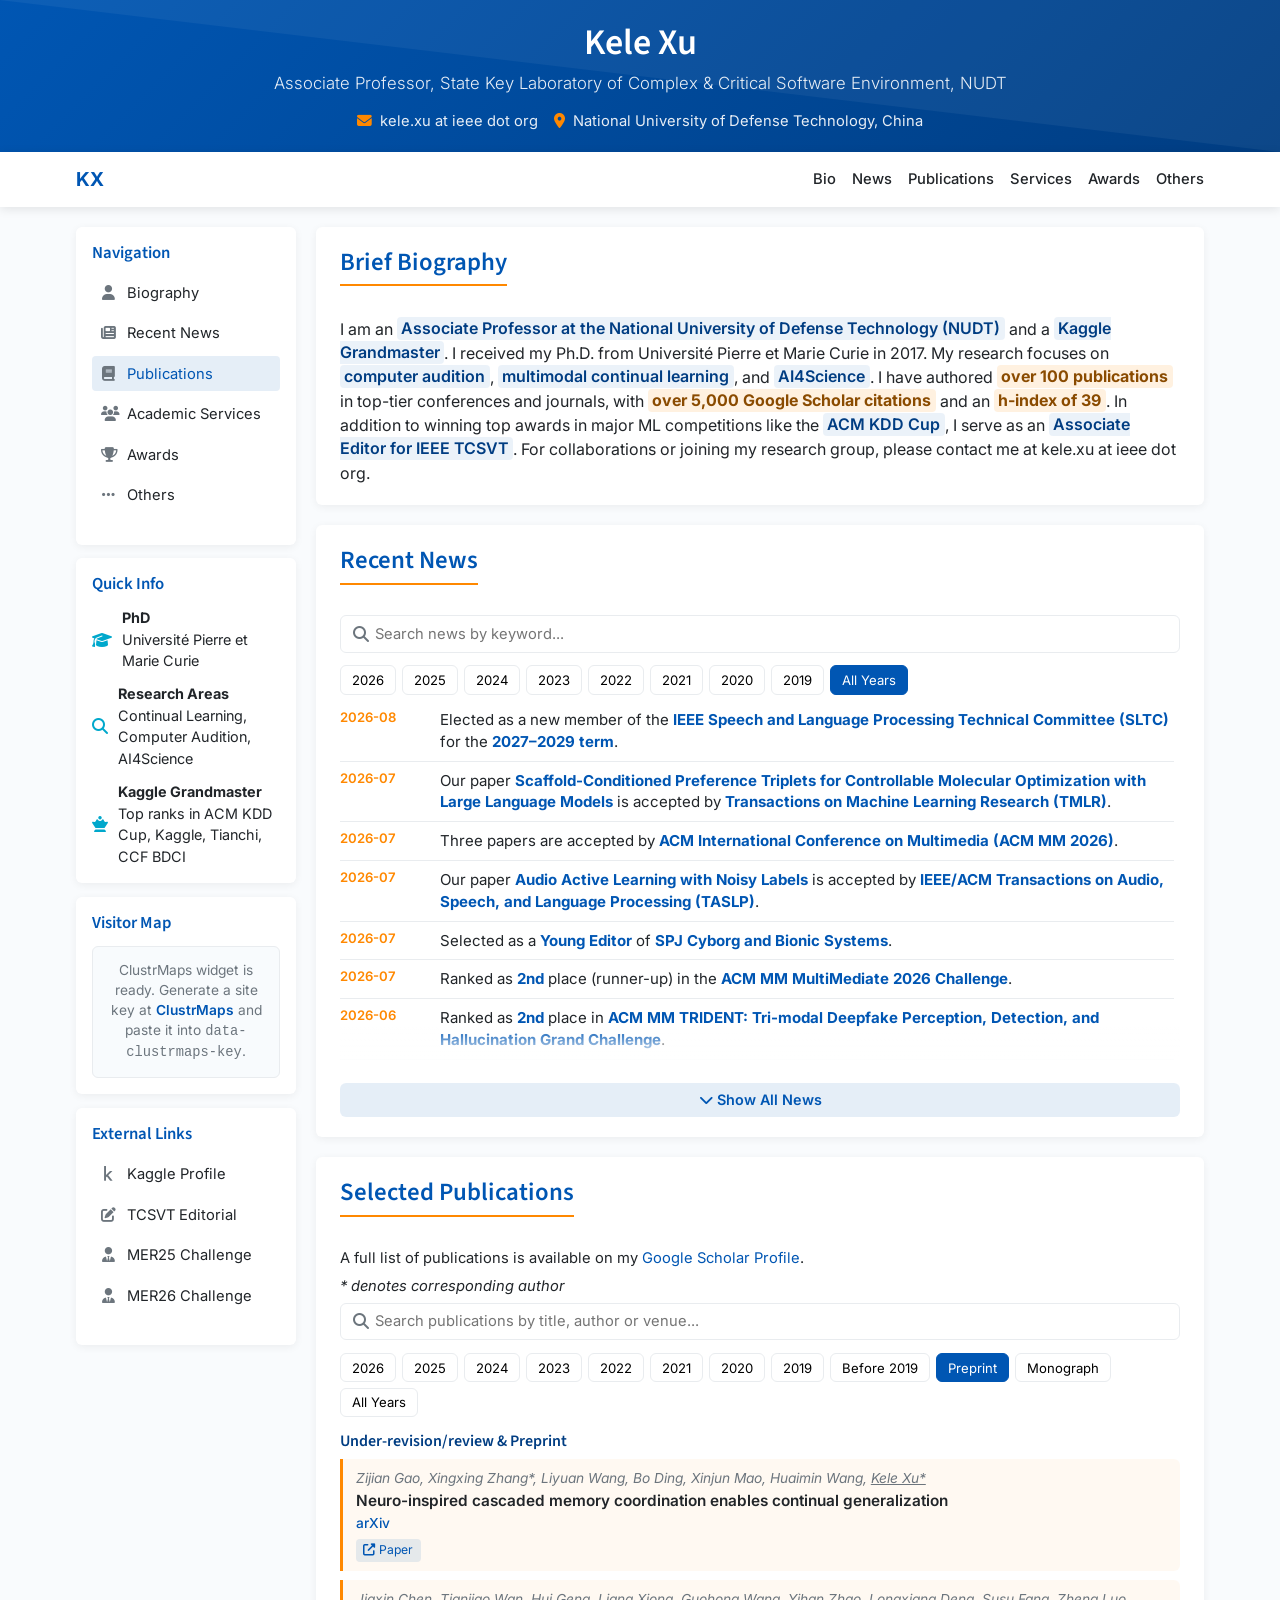
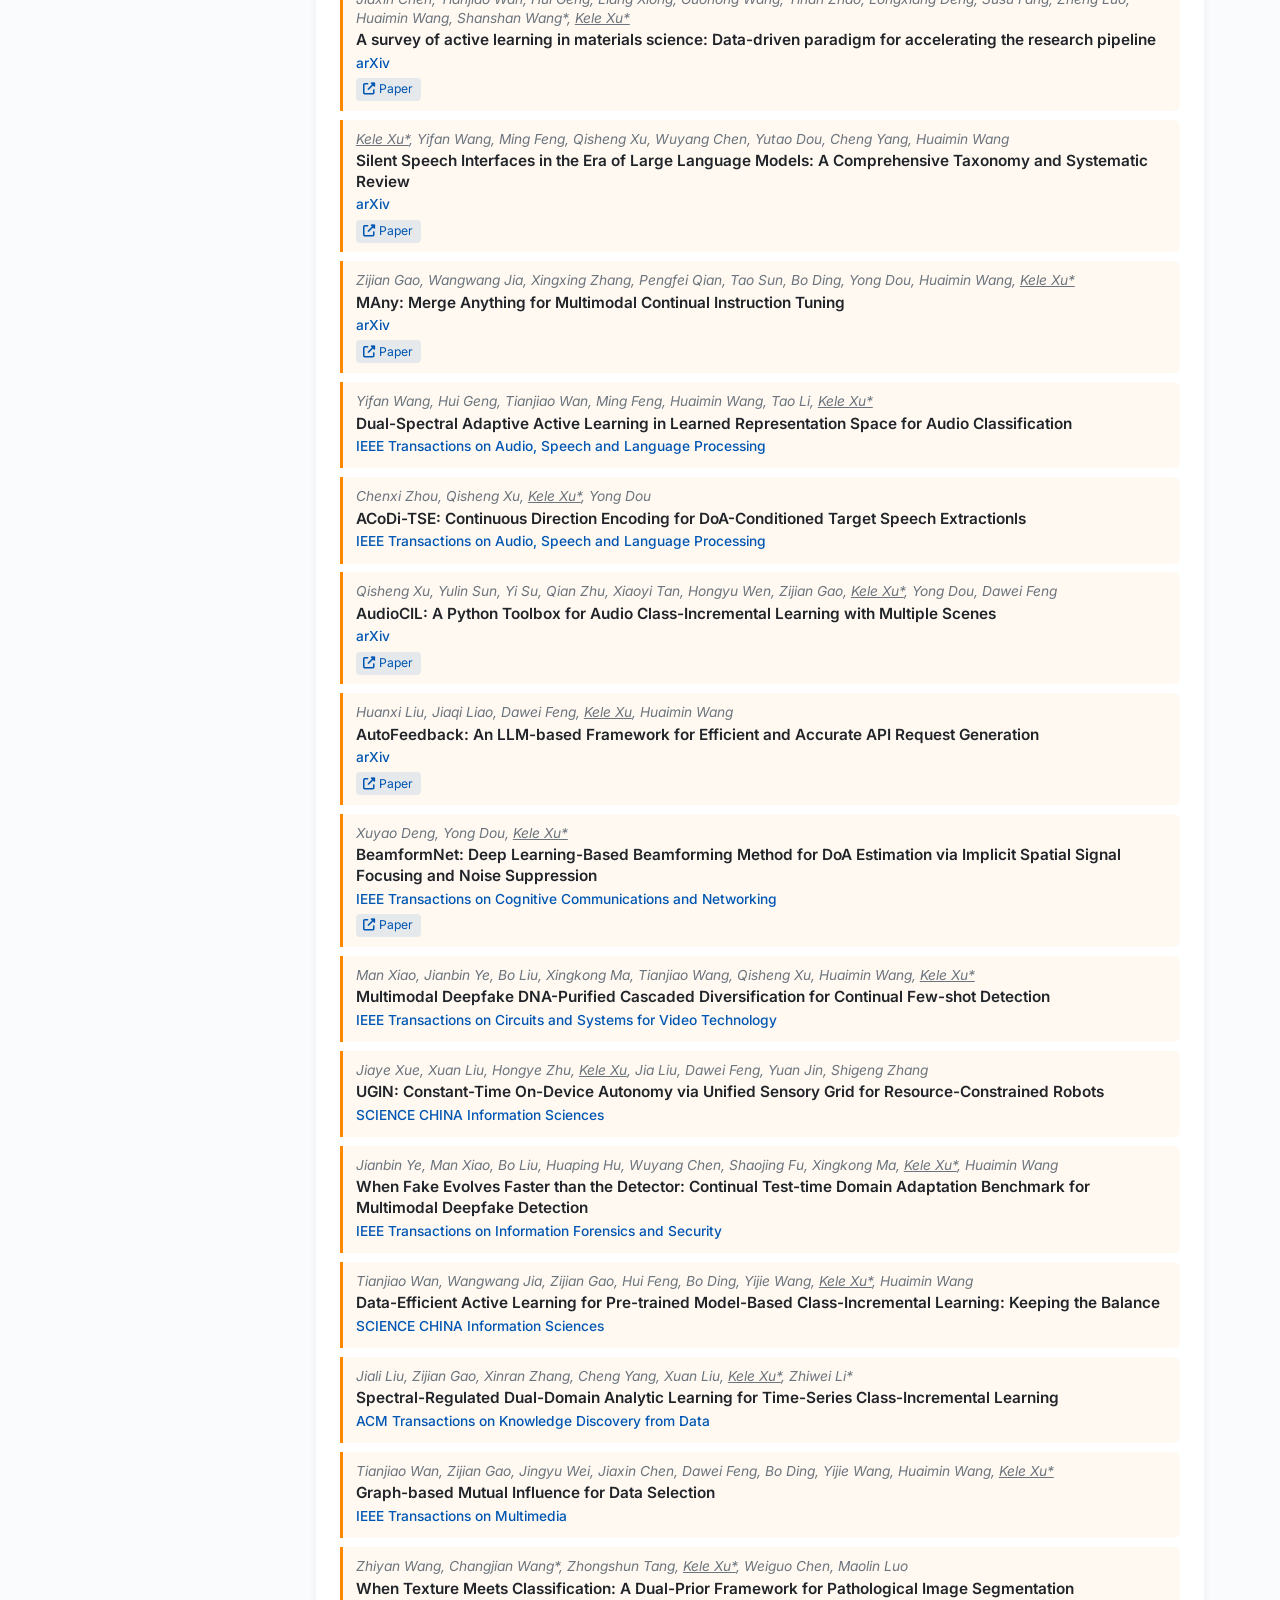
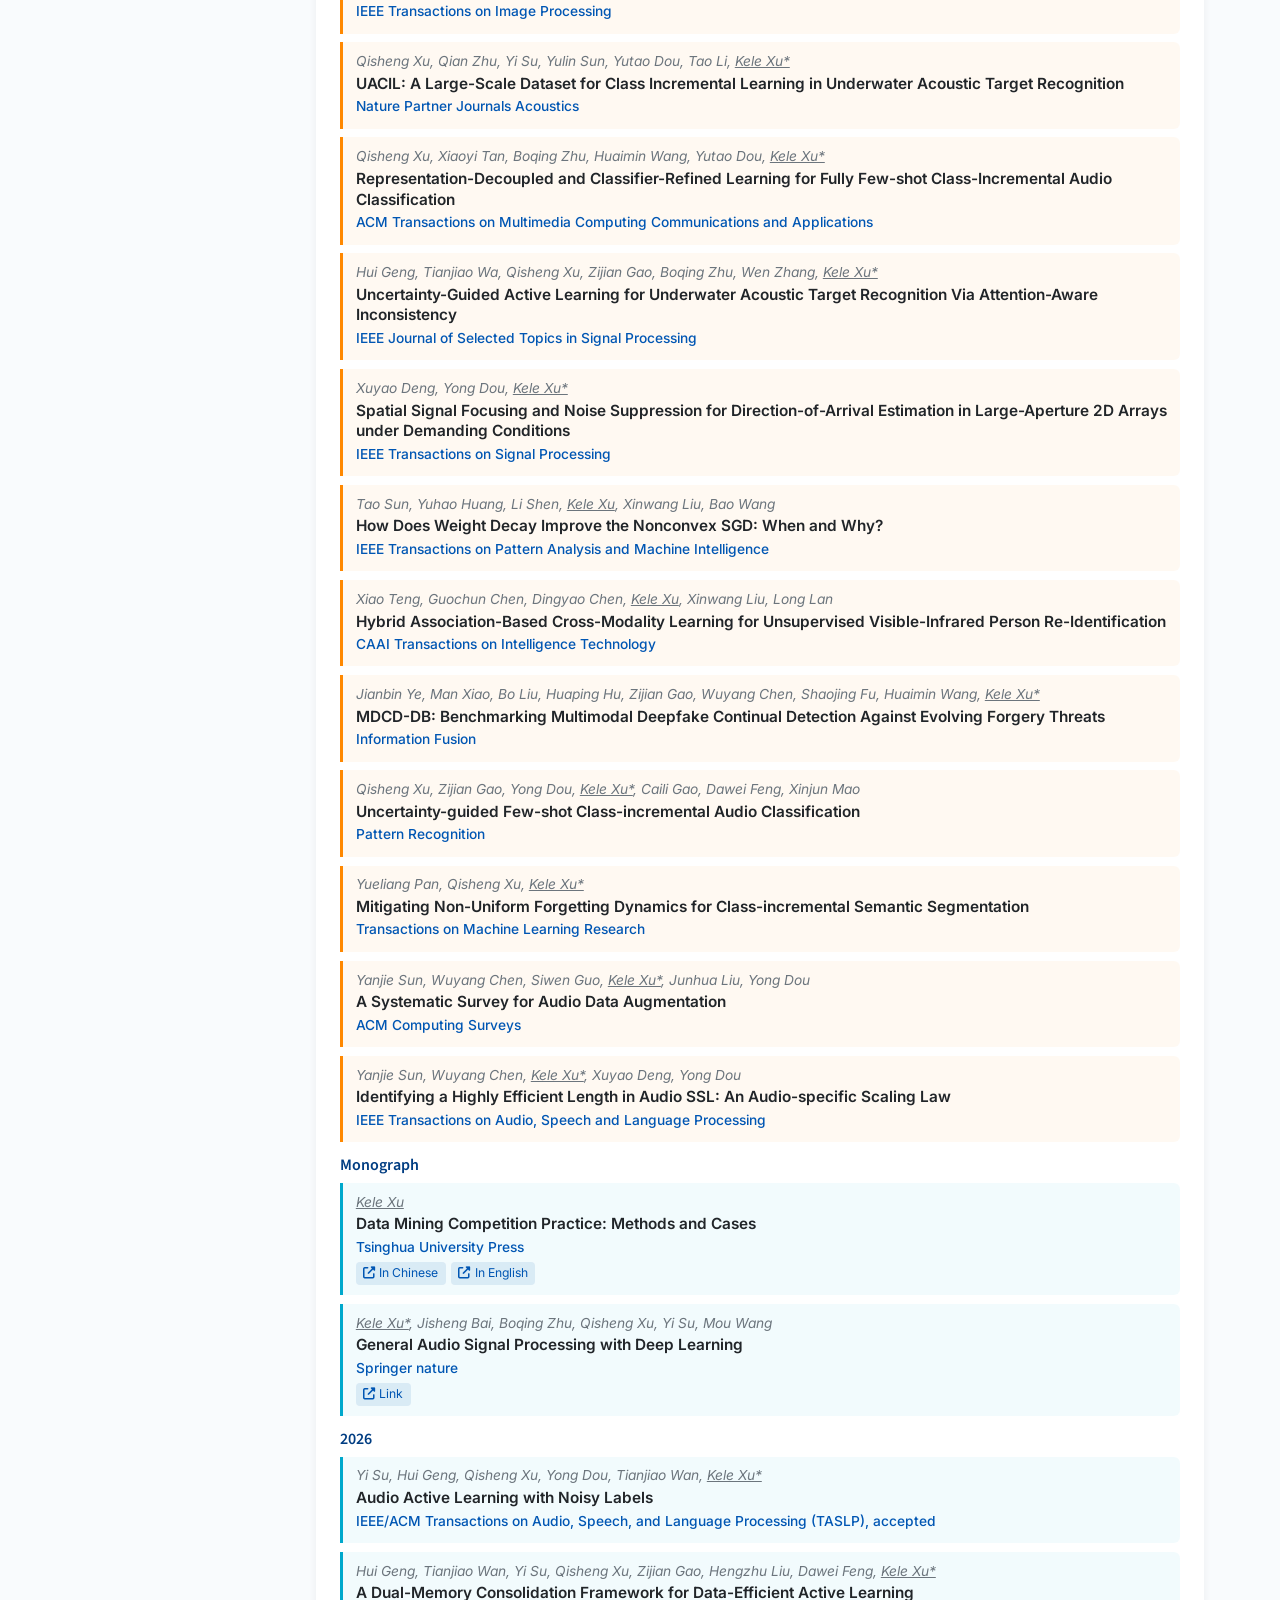
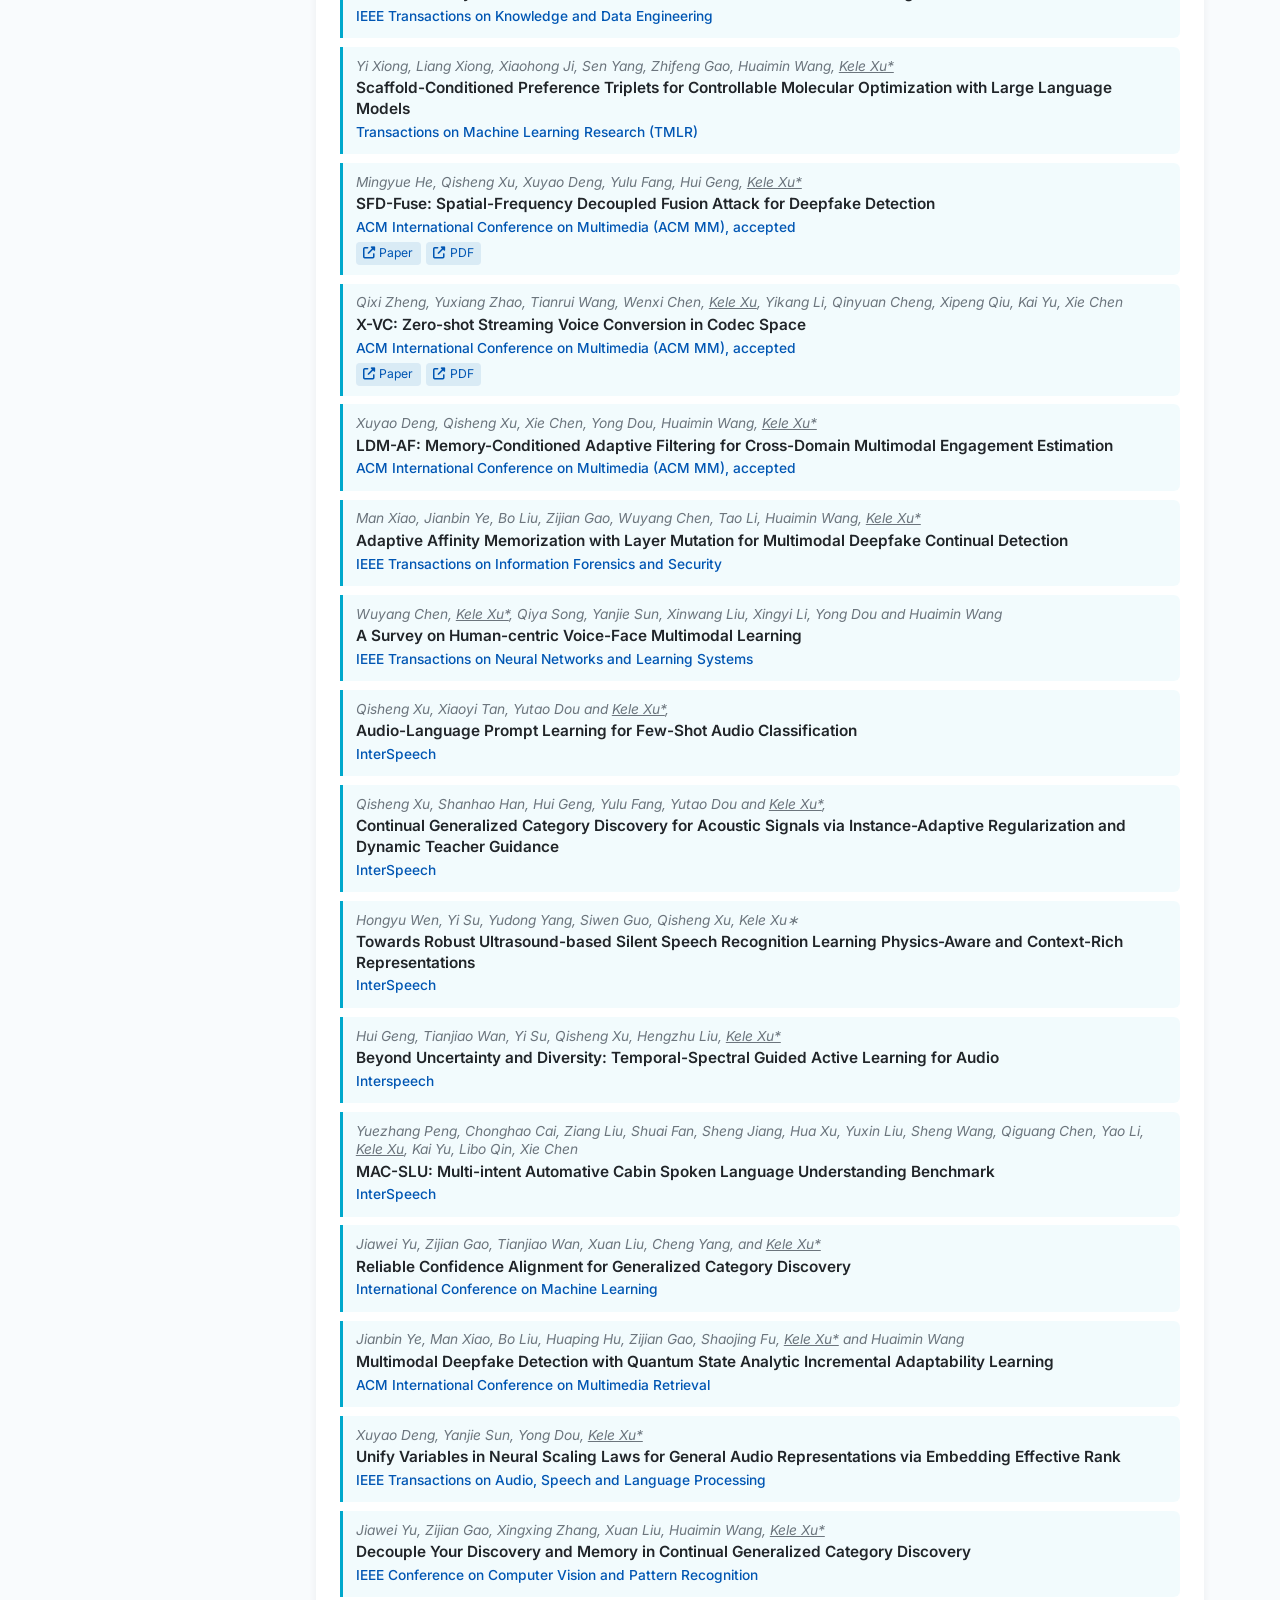
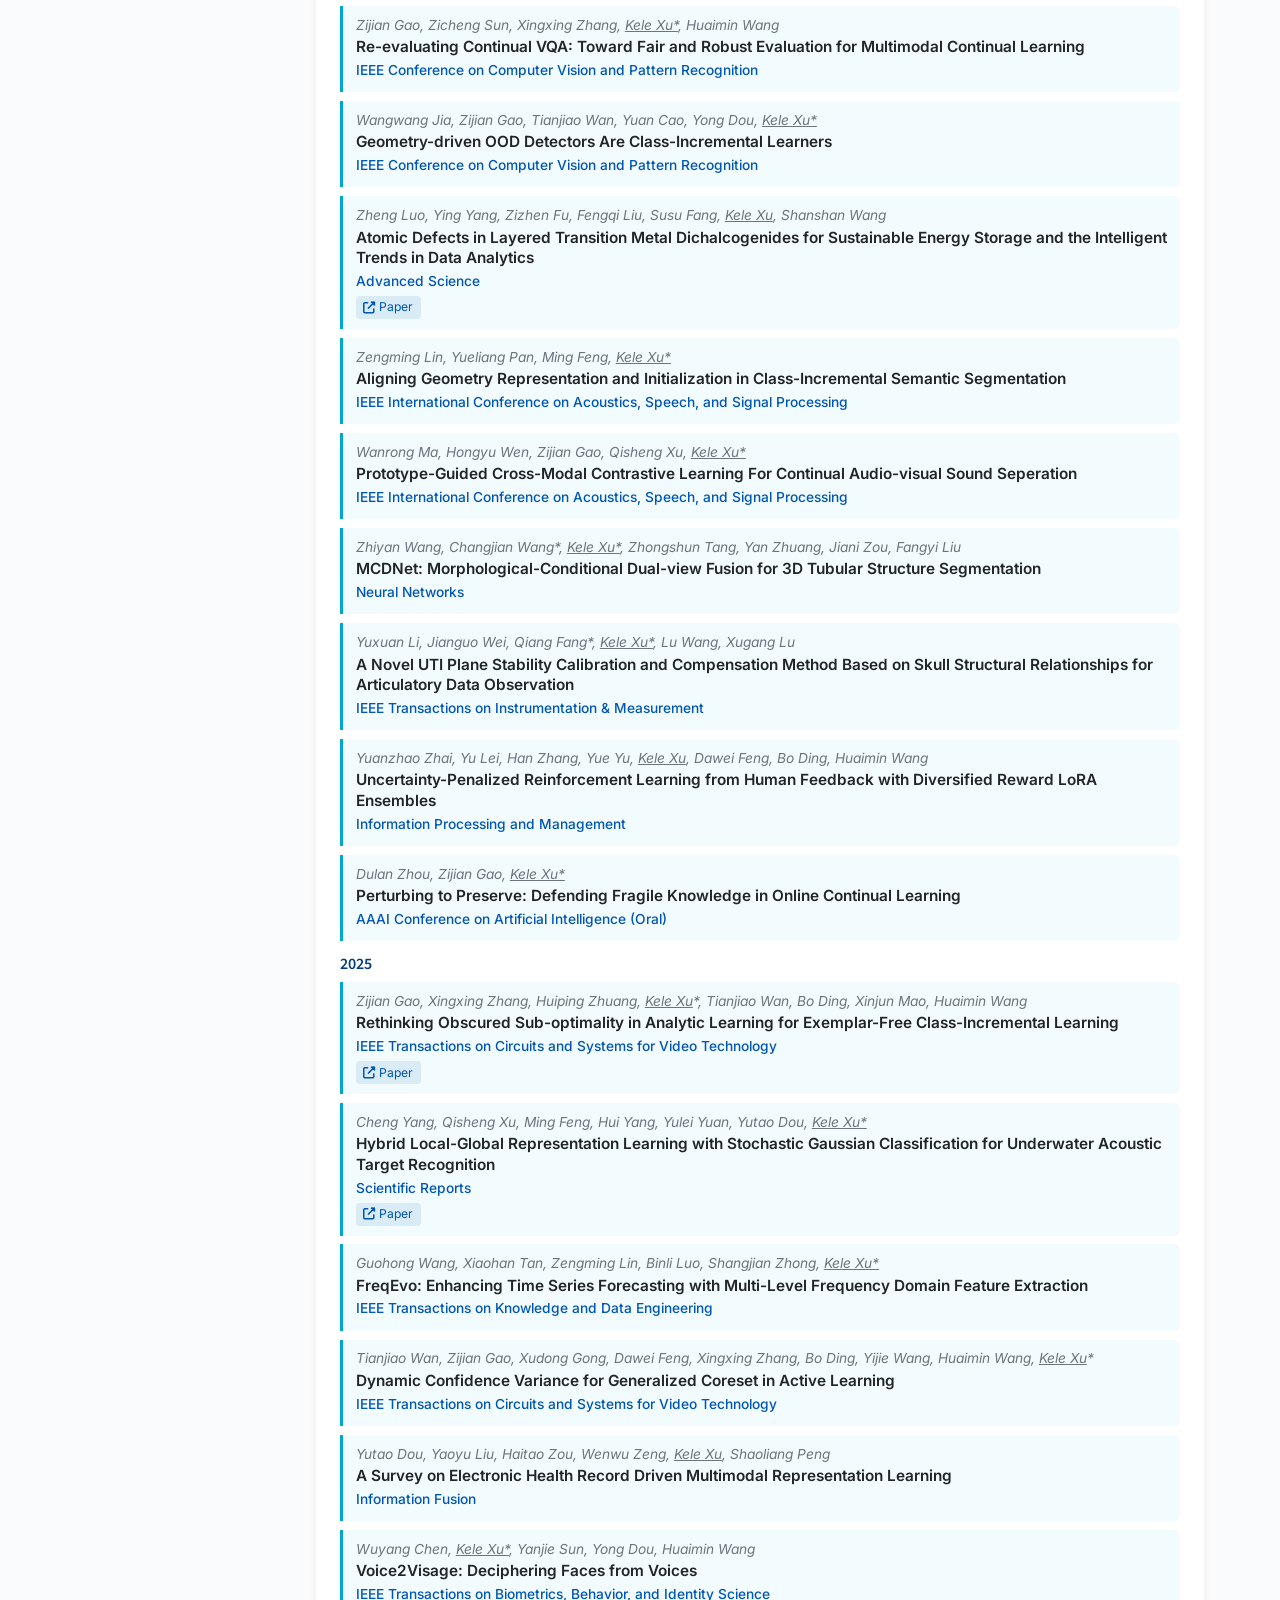
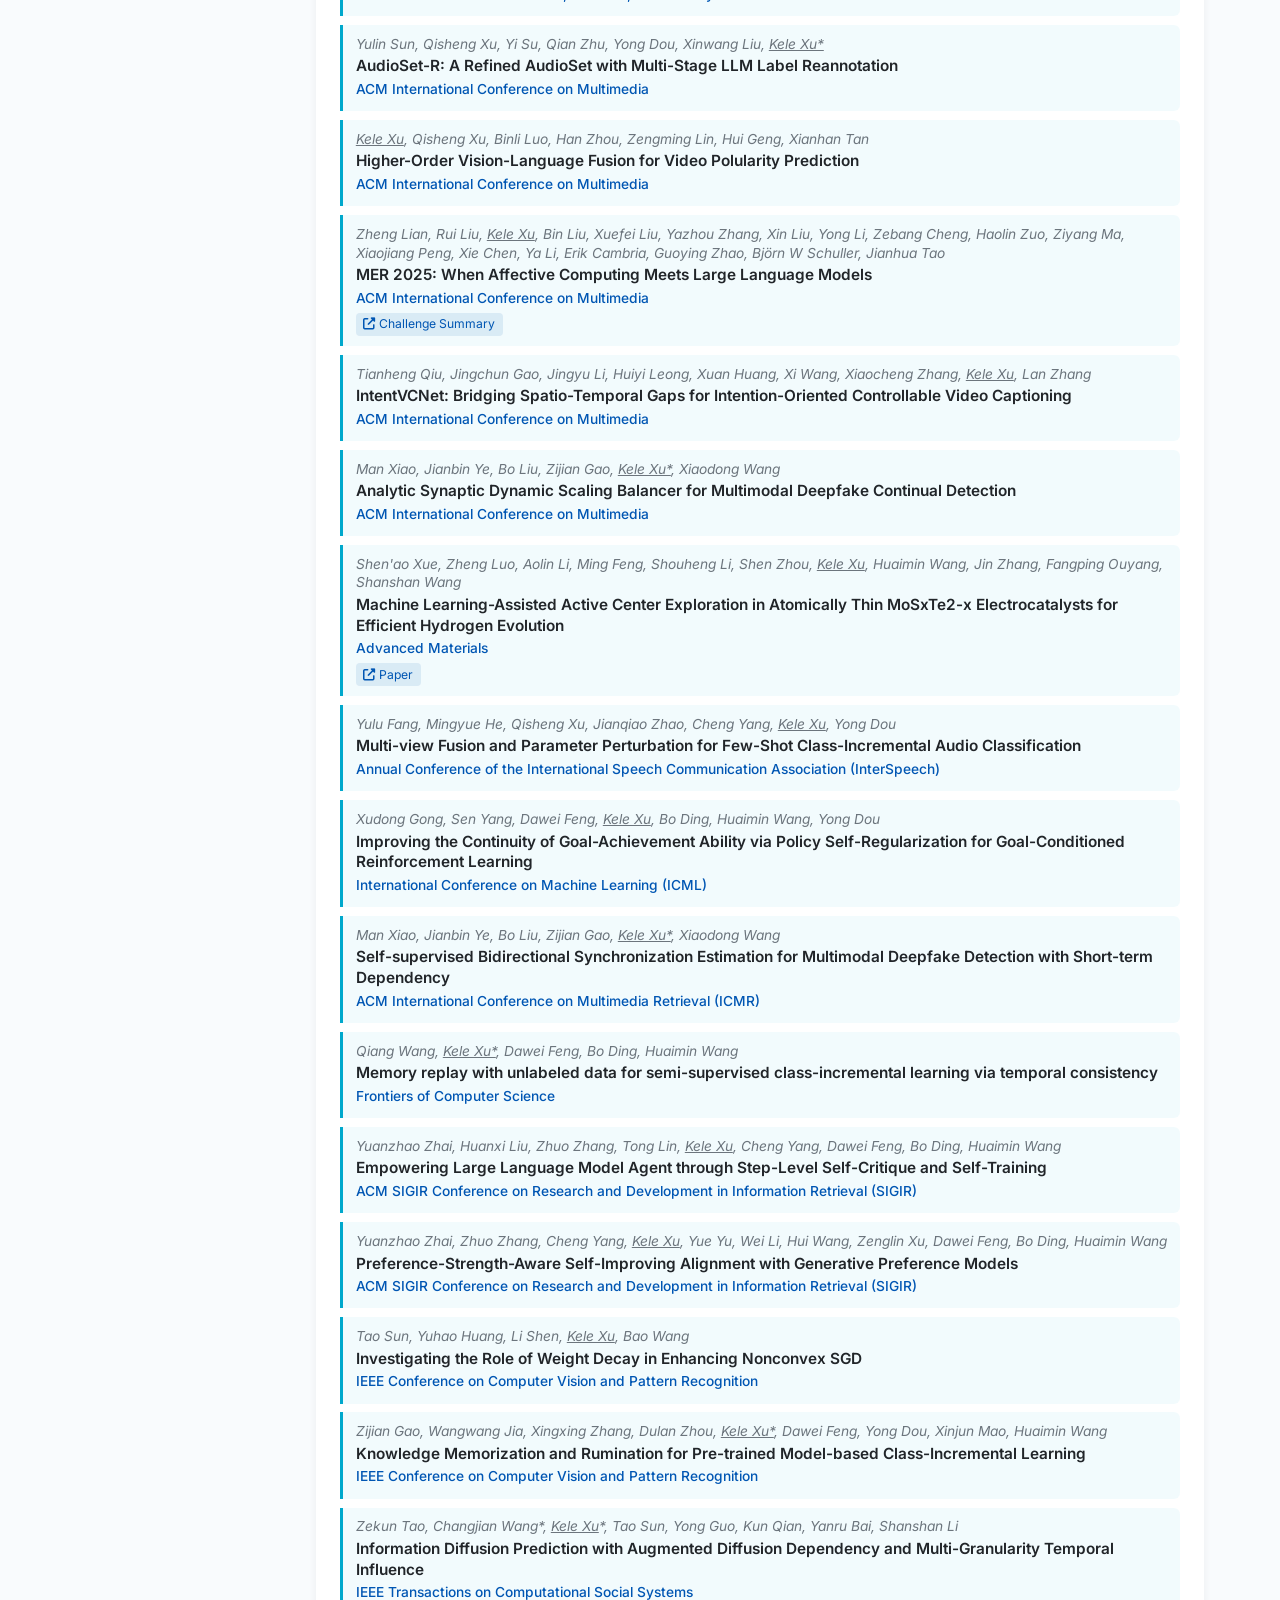
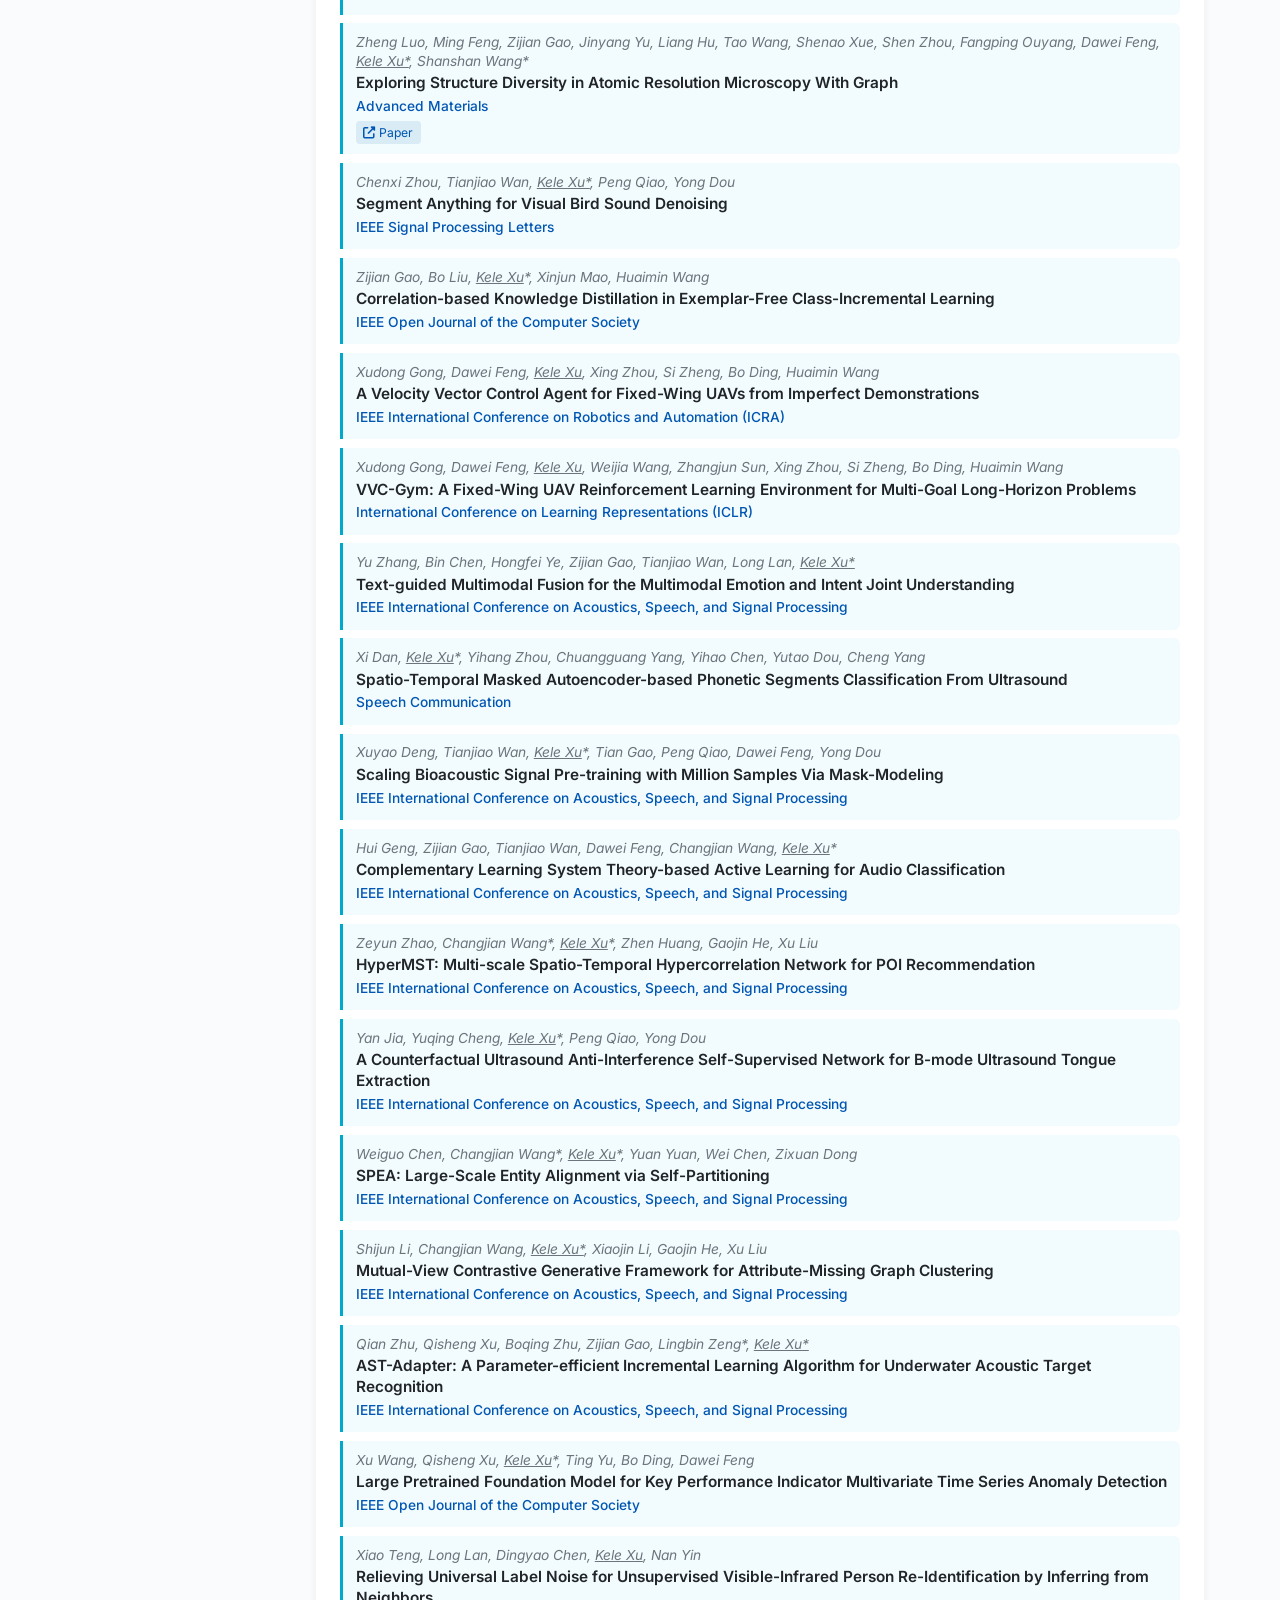
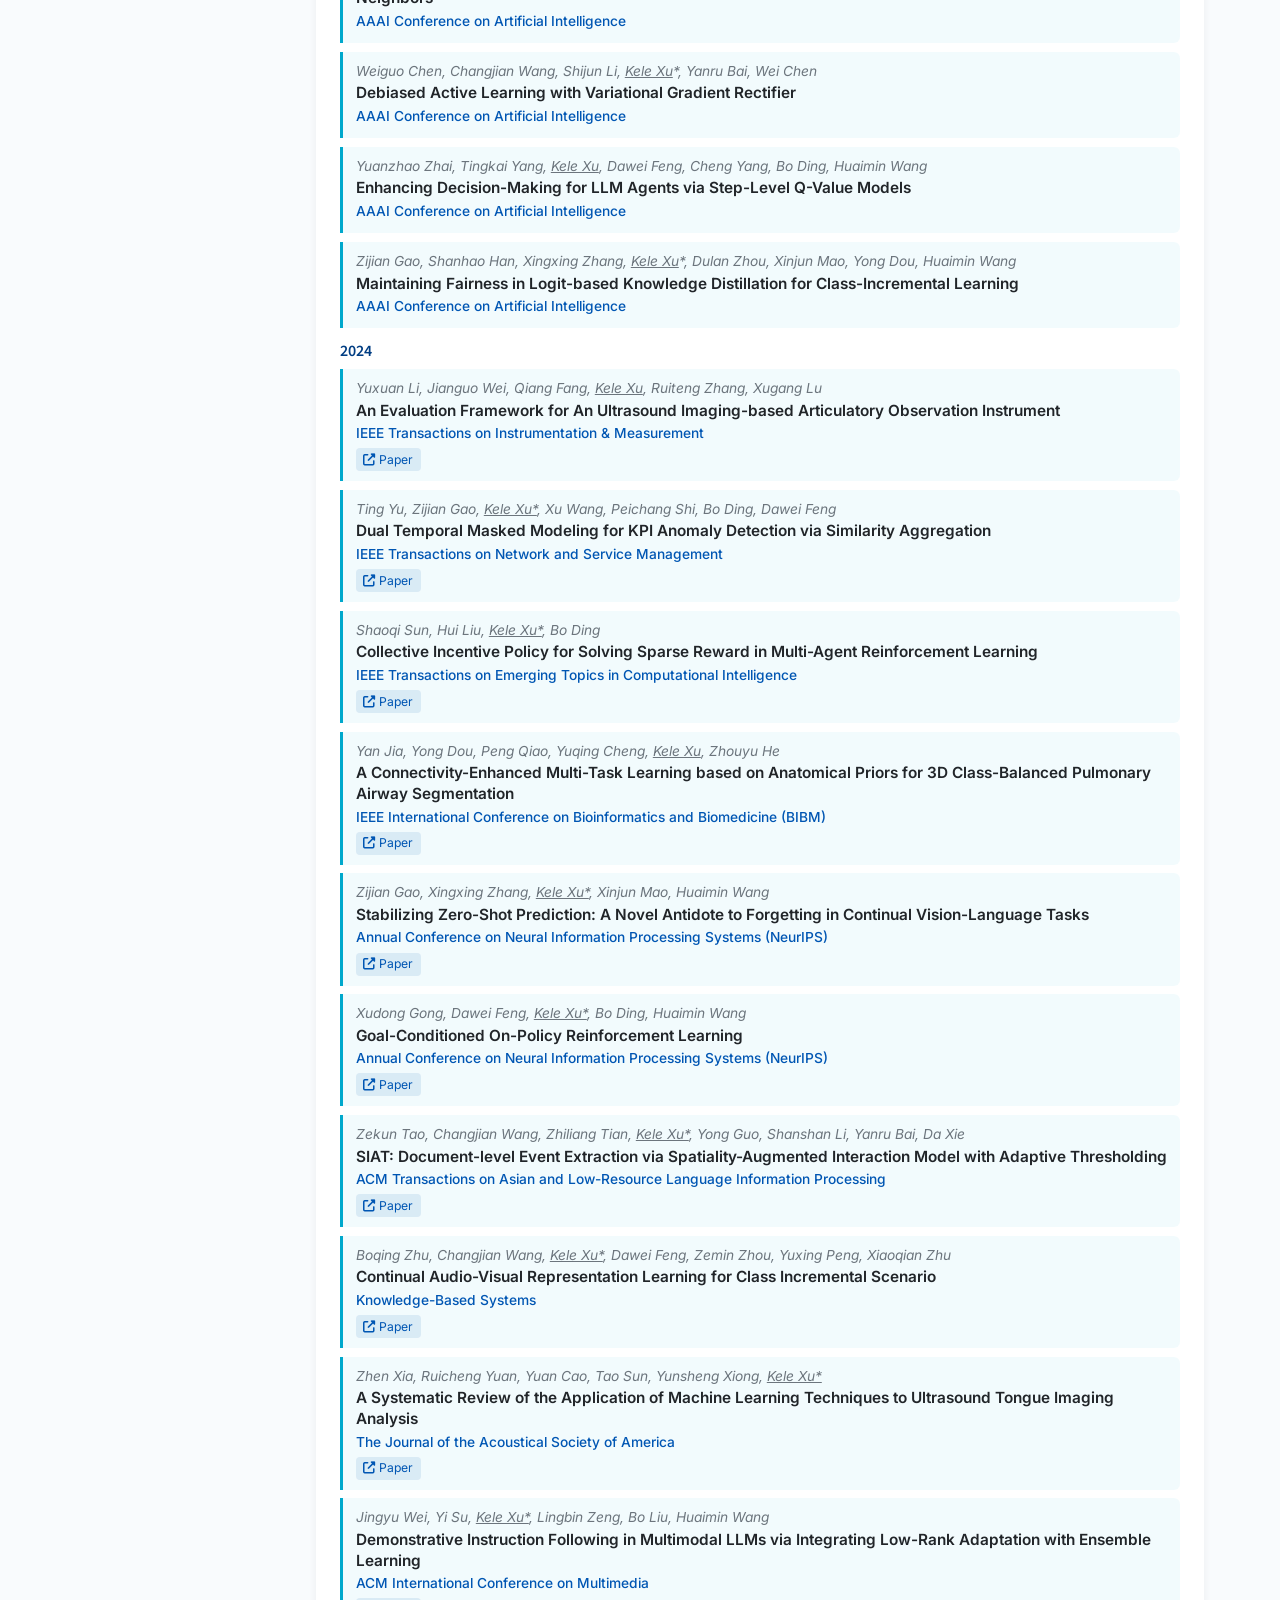
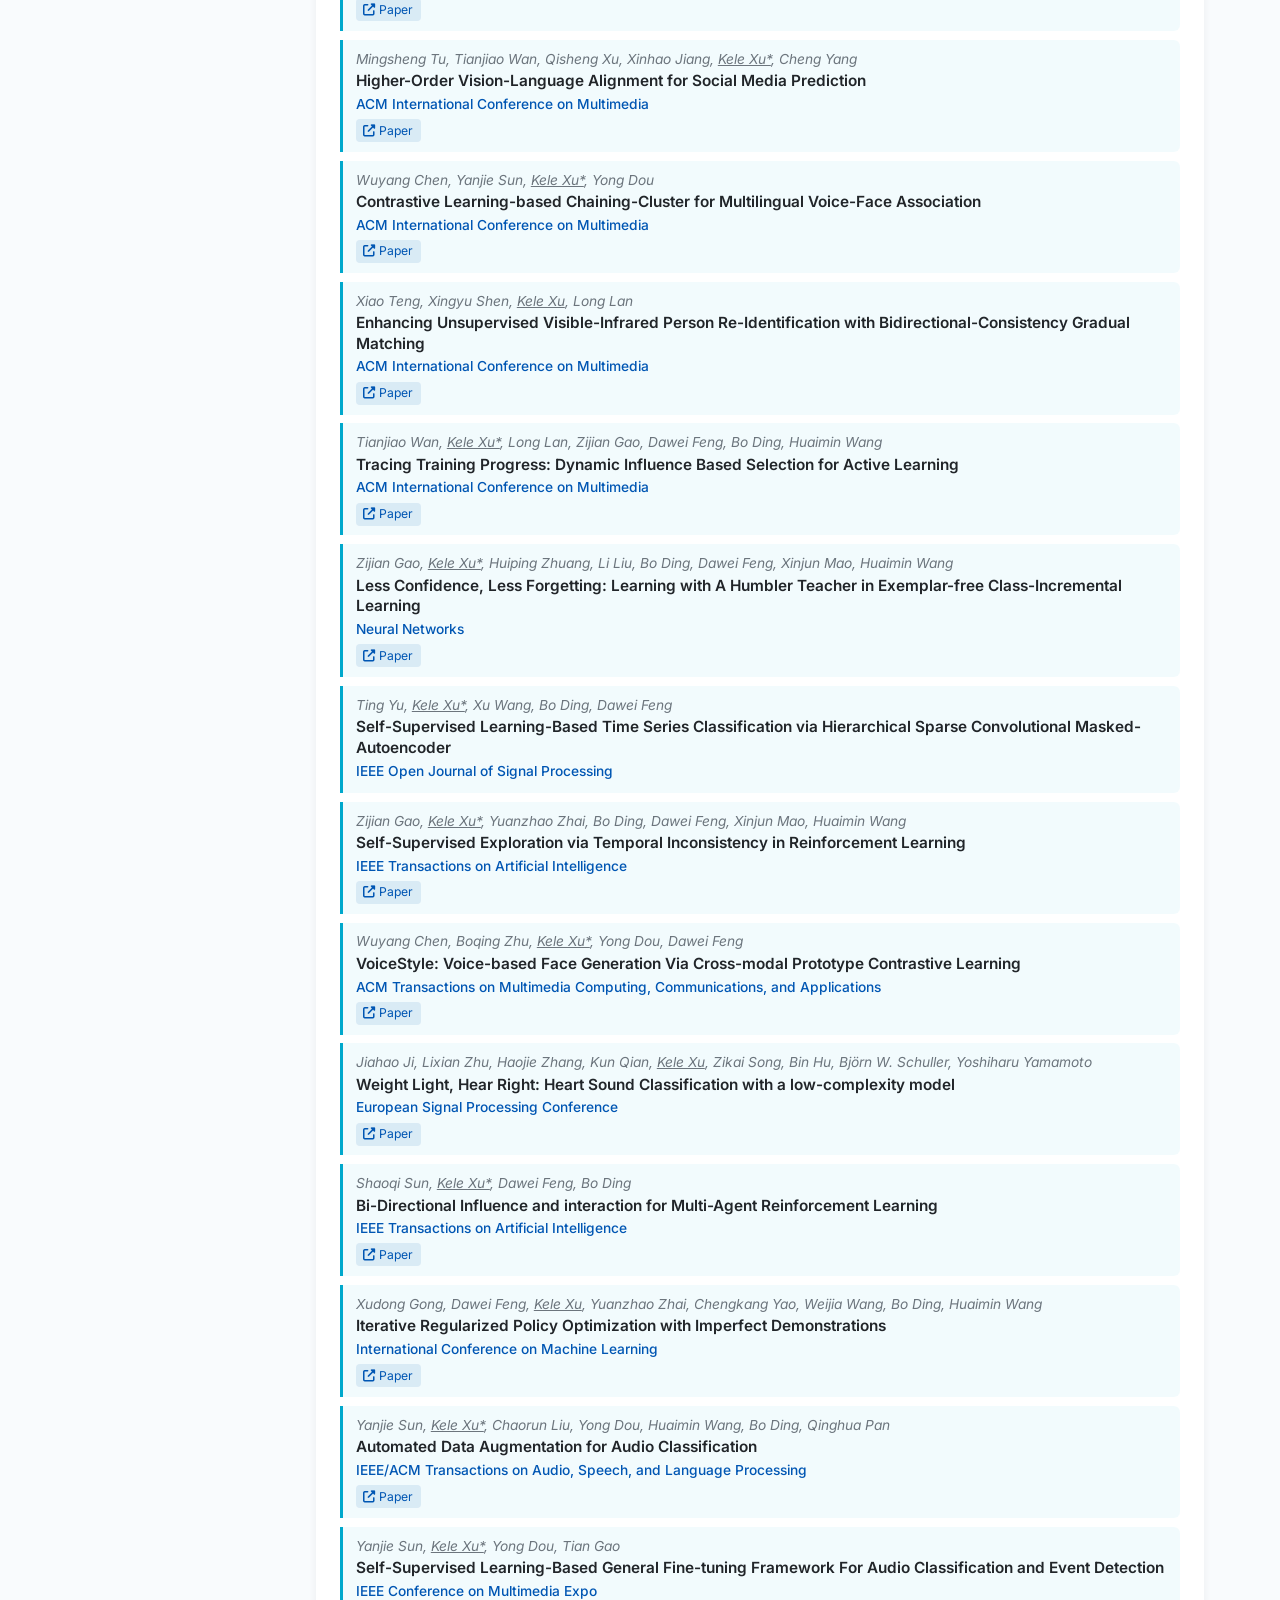
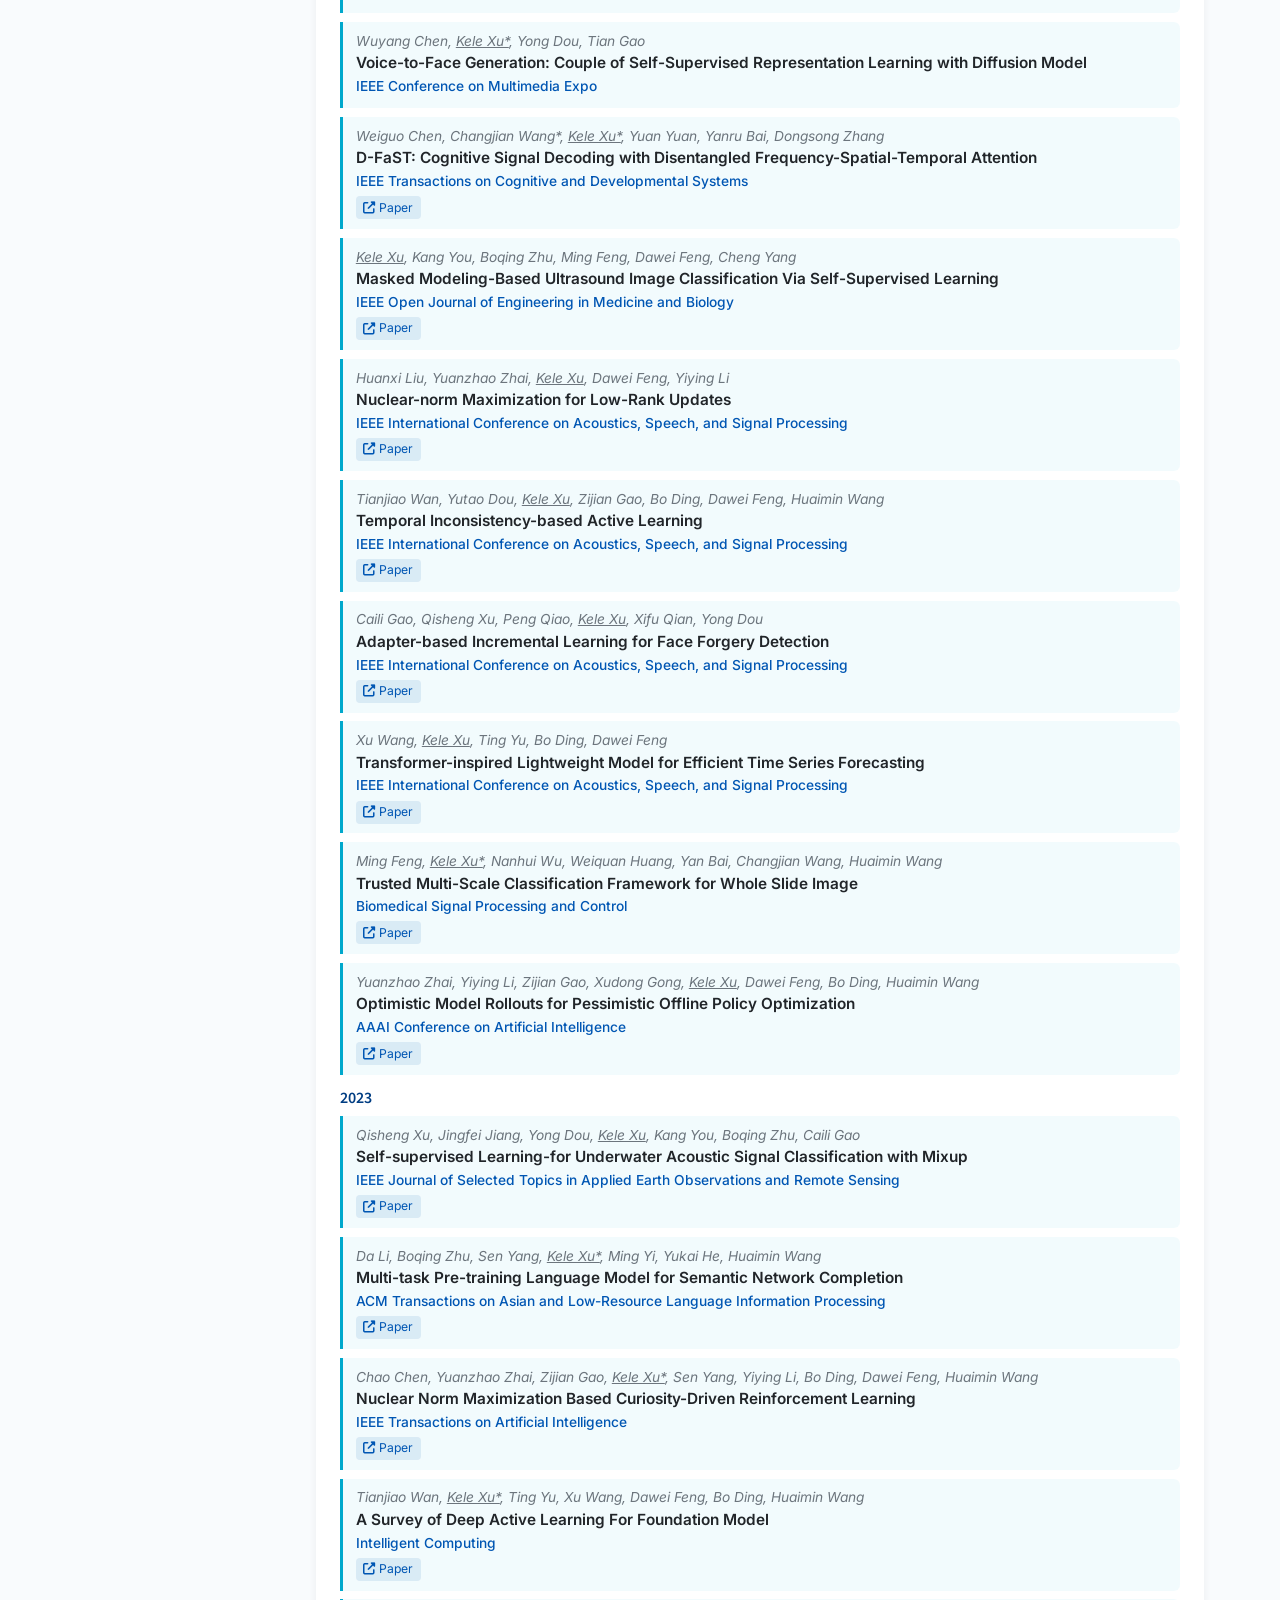
<file: index.html>
﻿<!DOCTYPE html>
<html lang="en">

<head>
    <meta charset="UTF-8">
    <meta name="viewport" content="width=device-width, initial-scale=1.0">
    <meta http-equiv="X-UA-Compatible" content="IE=edge">
    <title>Kele Xu | Associate Professor | NUDT</title>
    <link rel="shortcut icon" href="KELE2.png" type="image/x-icon">
    <link rel="stylesheet" href="https://cdnjs.cloudflare.com/ajax/libs/font-awesome/6.4.0/css/all.min.css">
    <link href="https://fonts.googleapis.com/css2?family=Inter:wght@300;400;500;600;700&family=Source+Sans+Pro:wght@300;400;600&display=swap" rel="stylesheet">
    <style>
        /* ===== CSS Variables ===== */
        :root {
            --primary: #0056b3;
            --primary-dark: #003d82;
            --secondary: #ff8800;
            --accent: #00a8cc;
            --light: #f8f9fa;
            --dark: #212529;
            --gray: #6c757d;
            --gray-light: #e9ecef;
            --border-radius: 6px;
            --box-shadow: 0 2px 8px rgba(0, 0, 0, 0.06);
            --box-shadow-hover: 0 4px 14px rgba(0, 0, 0, 0.08);
            --transition: all 0.3s ease;
        }

        /* ===== Reset & Base Styles ===== */
        * {
            margin: 0;
            padding: 0;
            box-sizing: border-box;
        }

        html {
            scroll-behavior: smooth;
        }

        body {
            font-family: 'Inter', sans-serif;
            line-height: 1.5;
            color: var(--dark);
            background-color: #f9fbfd;
            overflow-x: hidden;
        }

        h1, h2, h3, h4, h5 {
            font-family: 'Source Sans Pro', sans-serif;
            font-weight: 600;
            line-height: 1.3;
            margin-bottom: 0.7rem;
        }

        h1 {
            font-size: 2.25rem;
        }

        h2 {
            font-size: 1.55rem;
            color: var(--primary);
            border-bottom: 2px solid var(--secondary);
            padding-bottom: 0.35rem;
            margin-bottom: 1rem;
            display: inline-block;
        }

        h3 {
            font-size: 1.2rem;
            color: var(--primary-dark);
        }

        h4 {
            font-size: 1.05rem;
            color: var(--dark);
            margin-top: 1rem;
        }

        p {
            margin-bottom: 0.75rem;
        }

        a {
            color: var(--primary);
            text-decoration: none;
            transition: var(--transition);
        }

        a:hover {
            color: var(--secondary);
        }

        ul, ol {
            margin-bottom: 1rem;
        }

        li {
            margin-bottom: 0.35rem;
        }

        section {
            margin-bottom: 1.25rem;
            padding: 1.25rem 1.5rem;
            background-color: white;
            border-radius: var(--border-radius);
            box-shadow: var(--box-shadow);
            transition: var(--transition);
        }

        section:hover {
            box-shadow: var(--box-shadow-hover);
        }

        .container {
            width: 100%;
            max-width: 1160px;
            margin: 0 auto;
            padding: 0 1rem;
        }

        /* ===== Header ===== */
        .main-header {
            background: linear-gradient(135deg, var(--primary) 0%, var(--primary-dark) 100%);
            color: white;
            padding: 1.25rem 0;
            position: relative;
            overflow: hidden;
        }

        .main-header::before {
            content: '';
            position: absolute;
            top: 0;
            left: 0;
            width: 100%;
            height: 100%;
            background: url('data:image/svg+xml;utf8,<svg xmlns="http://www.w3.org/2000/svg" viewBox="0 0 100 100" preserveAspectRatio="none"><path d="M0,0 L100,0 L100,100 Z" fill="rgba(255,255,255,0.05)"/></svg>');
            background-size: cover;
        }

        .header-content {
            position: relative;
            z-index: 1;
            display: flex;
            flex-direction: column;
            align-items: center;
            text-align: center;
        }

        .header-content h1 {
            margin-bottom: 0.25rem;
            color: white;
        }

        .header-content .subtitle {
            font-size: 1.05rem;
            font-weight: 300;
            margin-bottom: 0.4rem;
            color: rgba(255, 255, 255, 0.9);
        }

        .contact-info {
            display: flex;
            flex-wrap: wrap;
            gap: 1rem;
            justify-content: center;
            margin-top: 0.5rem;
            font-size: 0.92rem;
        }

        .contact-item {
            display: flex;
            align-items: center;
            gap: 0.5rem;
            color: rgba(255, 255, 255, 0.9);
        }

        .contact-item i {
            color: var(--secondary);
        }

        /* ===== Navigation ===== */
        .main-nav {
            background-color: white;
            box-shadow: 0 2px 10px rgba(0, 0, 0, 0.1);
            position: sticky;
            top: 0;
            z-index: 1000;
        }

        .nav-container {
            display: flex;
            justify-content: space-between;
            align-items: center;
            padding: 0.65rem 1rem;
        }

        .nav-logo {
            font-weight: 700;
            font-size: 1.2rem;
            color: var(--primary);
        }

        .nav-links {
            display: flex;
            gap: 1rem;
        }

        .nav-links a {
            color: var(--dark);
            font-weight: 500;
            position: relative;
            padding: 0.35rem 0;
            font-size: 0.92rem;
        }

        .nav-links a::after {
            content: '';
            position: absolute;
            bottom: 0;
            left: 0;
            width: 0;
            height: 2px;
            background-color: var(--secondary);
            transition: var(--transition);
        }

        .nav-links a:hover::after {
            width: 100%;
        }

        .nav-links a:hover {
            color: var(--primary);
        }

        .mobile-menu-btn {
            display: none;
            background: none;
            border: none;
            font-size: 1.5rem;
            color: var(--primary);
            cursor: pointer;
        }

        /* ===== Layout ===== */
        .main-container {
            display: flex;
            gap: 1.25rem;
            padding: 1.25rem 1rem;
        }

        .sidebar {
            flex: 0 0 220px;
            position: sticky;
            top: 74px;
            height: fit-content;
        }

        .content {
            flex: 1;
        }

        .sidebar-card {
            background-color: white;
            border-radius: var(--border-radius);
            box-shadow: var(--box-shadow);
            padding: 1rem;
            margin-bottom: 0.85rem;
        }

        .sidebar-card h3 {
            margin-bottom: 0.7rem;
            color: var(--primary);
            font-size: 1.05rem;
        }

        .sidebar-links {
            list-style: none;
            padding: 0;
        }

        .sidebar-links li {
            margin-bottom: 0.35rem;
        }

        .sidebar-links a {
            display: block;
            padding: 0.4rem 0.55rem;
            border-radius: 4px;
            color: var(--dark);
            transition: var(--transition);
            font-size: 0.92rem;
        }

        .sidebar-links a:hover,
        .sidebar-links a.active {
            background-color: rgba(0, 86, 179, 0.1);
            color: var(--primary);
        }

        .sidebar-links i {
            margin-right: 0.4rem;
            width: 16px;
            text-align: center;
            color: var(--gray);
        }

        .quick-info {
            display: flex;
            flex-direction: column;
            gap: 0.7rem;
            font-size: 0.9rem;
        }
        .visitor-widget {
            display: flex;
            min-height: 130px;
            align-items: center;
            justify-content: center;
            overflow: hidden;
            border: 1px solid var(--gray-light);
            border-radius: var(--border-radius);
            background-color: #f8fbfd;
            text-align: center;
        }

        .visitor-widget-placeholder {
            padding: 0.9rem;
            color: var(--gray);
            font-size: 0.86rem;
            line-height: 1.45;
        }

        .visitor-widget-placeholder a {
            font-weight: 600;
        }

        .info-item {
            display: flex;
            align-items: center;
            gap: 0.6rem;
        }

        .info-item i {
            color: var(--accent);
            font-size: 1rem;
        }

        /* ===== Section Styles ===== */
        .section-header {
            display: flex;
            justify-content: space-between;
            align-items: center;
            margin-bottom: 0.9rem;
            flex-wrap: wrap;
            gap: 0.75rem;
        }

        .year-badge {
            background-color: var(--secondary);
            color: white;
            padding: 0.25rem 0.75rem;
            border-radius: 20px;
            font-size: 0.875rem;
            font-weight: 600;
        }

        /* News Section */
        .news-container {
            max-height: 480px;
            overflow-y: auto;
            padding-right: 6px;
        }

        .news-container::-webkit-scrollbar {
            width: 8px;
        }

        .news-container::-webkit-scrollbar-track {
            background: #f1f1f1;
            border-radius: 4px;
        }

        .news-container::-webkit-scrollbar-thumb {
            background: var(--primary);
            border-radius: 4px;
        }

        .news-item {
            display: grid;
            grid-template-columns: 5.6rem 1fr;
            gap: 0.65rem;
            margin-bottom: 0.5rem;
            padding-bottom: 0.5rem;
            border-bottom: 1px solid var(--gray-light);
        }

        .news-item:last-child {
            border-bottom: none;
        }

        .news-date {
            color: var(--secondary);
            font-weight: 600;
            margin-bottom: 0;
            font-size: 0.82rem;
            line-height: 1.35;
        }

        .news-content {
            color: var(--dark);
            font-size: 0.94rem;
            line-height: 1.45;
        }

        .news-content strong {
            color: var(--primary);
        }

        /* Publications */
        .publication-item {
            margin-bottom: 0.55rem;
            padding: 0.62rem 0.8rem;
            border-left: 3px solid var(--accent);
            background-color: rgba(0, 168, 204, 0.05);
            border-radius: 0 var(--border-radius) var(--border-radius) 0;
        }

        .publication-authors {
            color: var(--gray);
            font-style: italic;
            margin-bottom: 0.18rem;
            font-size: 0.86rem;
            line-height: 1.35;
        }

        .publication-title {
            font-weight: 600;
            margin-bottom: 0.18rem;
            font-size: 0.96rem;
            line-height: 1.35;
        }

        .publication-venue {
            color: var(--primary);
            font-weight: 500;
            margin-bottom: 0.18rem;
            font-size: 0.86rem;
            line-height: 1.35;
        }

        .publication-links {
            display: flex;
            gap: 0.35rem;
            margin-top: 0.35rem;
            flex-wrap: wrap;
        }

        .publication-links a {
            display: inline-flex;
            align-items: center;
            gap: 0.28rem;
            padding: 0.15rem 0.45rem;
            background-color: rgba(0, 86, 179, 0.1);
            border-radius: 4px;
            font-size: 0.76rem;
        }

        .publication-links a:hover {
            background-color: rgba(0, 86, 179, 0.2);
        }
        #publications > p {
            margin-bottom: 0.35rem;
            font-size: 0.92rem;
        }

        #publications-container h4 {
            margin-top: 0.8rem;
            margin-bottom: 0.45rem;
            font-size: 1rem;
            color: var(--primary-dark);
        }

        @media (max-width: 576px) {
            .news-item {
                grid-template-columns: 1fr;
                gap: 0.12rem;
            }
        }

        /* Awards & Services */
        .award-item, .service-item {
            margin-bottom: 0.7rem;
            padding: 0.75rem 0.9rem;
            background-color: var(--gray-light);
            border-radius: var(--border-radius);
        }
        .service-list-group {
            border-left: 3px solid var(--primary);
            padding: 0.15rem 0 0.55rem 0.85rem;
            margin-bottom: 0.7rem;
        }

        .service-list-group h3 {
            font-size: 1.05rem;
            margin-bottom: 0.35rem;
        }

        .service-list-group ul {
            margin-bottom: 0;
            padding-left: 1.15rem;
        }

        .service-list-group li {
            margin-bottom: 0.25rem;
        }

        .award-rank {
            display: inline-block;
            background-color: var(--primary);
            color: white;
            padding: 0.125rem 0.5rem;
            border-radius: 4px;
            font-size: 0.875rem;
            margin-right: 0.5rem;
        }

        /* Search and Filter */
        .search-box {
            margin-bottom: 0.8rem;
            position: relative;
        }

        .search-box input {
            width: 100%;
            padding: 0.55rem 0.8rem 0.55rem 2.1rem;
            border: 1px solid var(--gray-light);
            border-radius: var(--border-radius);
            font-family: 'Inter', sans-serif;
            font-size: 0.92rem;
            transition: var(--transition);
        }

        .search-box input:focus {
            outline: none;
            border-color: var(--primary);
            box-shadow: 0 0 0 3px rgba(0, 86, 179, 0.1);
        }

        .search-box i {
            position: absolute;
            left: 0.8rem;
            top: 50%;
            transform: translateY(-50%);
            color: var(--gray);
        }

        .filter-buttons {
            display: flex;
            flex-wrap: wrap;
            gap: 0.35rem;
            margin-bottom: 0.9rem;
        }

        .filter-btn {
            padding: 0.35rem 0.7rem;
            background-color: white;
            border: 1px solid var(--gray-light);
            border-radius: var(--border-radius);
            font-family: 'Inter', sans-serif;
            font-size: 0.82rem;
            cursor: pointer;
            transition: var(--transition);
        }

        .filter-btn:hover {
            background-color: var(--gray-light);
        }

        .filter-btn.active {
            background-color: var(--primary);
            color: white;
            border-color: var(--primary);
        }

        /* ===== Footer ===== */
        .main-footer {
            background-color: var(--primary-dark);
            color: white;
            padding: 1.75rem 0 1.25rem;
            margin-top: 1.5rem;
        }

        .footer-content {
            display: flex;
            flex-wrap: wrap;
            justify-content: space-between;
            gap: 1.25rem;
            margin-bottom: 1.25rem;
        }

        .footer-section {
            flex: 1;
            min-width: 250px;
        }

        .footer-section h3 {
            color: white;
            margin-bottom: 0.6rem;
            font-size: 1.05rem;
        }

        .footer-links {
            list-style: none;
            padding: 0;
        }

        .footer-links li {
            margin-bottom: 0.3rem;
        }

        .footer-links a {
            color: rgba(255, 255, 255, 0.8);
        }

        .footer-links a:hover {
            color: var(--secondary);
        }

        .copyright {
            text-align: center;
            padding-top: 1rem;
            border-top: 1px solid rgba(255, 255, 255, 0.1);
            color: rgba(255, 255, 255, 0.7);
            font-size: 0.82rem;
        }

        /* ===== Back to Top Button ===== */
        .back-to-top {
            position: fixed;
            bottom: 1.25rem;
            right: 1.25rem;
            width: 2.5rem;
            height: 2.5rem;
            background-color: var(--primary);
            color: white;
            border-radius: 50%;
            display: flex;
            align-items: center;
            justify-content: center;
            font-size: 1rem;
            box-shadow: var(--box-shadow);
            cursor: pointer;
            opacity: 0;
            visibility: hidden;
            transition: var(--transition);
            z-index: 999;
        }

        .back-to-top.visible {
            opacity: 1;
            visibility: visible;
        }

        .back-to-top:hover {
            background-color: var(--primary-dark);
            transform: translateY(-5px);
        }

        /* ===== Responsive Styles ===== */
        @media (max-width: 992px) {
            .main-container {
                flex-direction: column;
            }
            
            .sidebar {
                flex: none;
                width: 100%;
                position: static;
            }
            
            .sidebar-content {
                display: flex;
                flex-wrap: wrap;
                gap: 0.85rem;
            }
            
            .sidebar-card {
                flex: 1;
                min-width: 250px;
            }
        }

        @media (max-width: 768px) {
            .nav-links {
                display: none;
                position: absolute;
                top: 100%;
                left: 0;
                width: 100%;
                background-color: white;
                flex-direction: column;
                padding: 0.75rem 1rem;
                box-shadow: 0 5px 15px rgba(0, 0, 0, 0.1);
            }
            
            .nav-links.active {
                display: flex;
            }
            
            .mobile-menu-btn {
                display: block;
            }
            
            h1 {
                font-size: 1.85rem;
            }
            
            h2 {
                font-size: 1.35rem;
            }
            
            section {
                padding: 1rem;
            }
            
            .contact-info {
                flex-direction: column;
                align-items: center;
                gap: 0.45rem;
            }
            
            .section-header {
                flex-direction: column;
                align-items: flex-start;
            }
        }

        @media (max-width: 576px) {
            .container, .main-container {
                padding-left: 0.75rem;
                padding-right: 0.75rem;
            }
            
            .header-content h1 {
                font-size: 1.6rem;
            }
            
            .header-content .subtitle {
                font-size: 0.92rem;
            }
            
            .publication-links {
                flex-wrap: wrap;
            }
            
            .sidebar-content {
                flex-direction: column;
            }
        }

        /* ===== Utility Classes ===== */
        .text-center {
            text-align: center;
        }
        
        .text-right {
            text-align: right;
        }
        
        .mb-0 {
            margin-bottom: 0;
        }
        
        .mt-1 {
            margin-top: 0.5rem;
        }
        
        .mt-2 {
            margin-top: 1rem;
        }
        
        .mt-3 {
            margin-top: 1.5rem;
        }
        
        .highlight {
            background-color: rgba(255, 136, 0, 0.1);
            padding: 0.125rem 0.25rem;
            border-radius: 3px;
        }

        .bio-highlight {
            color: var(--primary-dark);
            background-color: rgba(0, 86, 179, 0.08);
            border-radius: 4px;
            font-weight: 600;
            padding: 0.08rem 0.28rem;
        }

        .bio-metric {
            color: #8a4b00;
            background-color: rgba(255, 136, 0, 0.12);
            border-radius: 4px;
            font-weight: 700;
            padding: 0.08rem 0.28rem;
            white-space: nowrap;
        }
        
        .badge {
            display: inline-block;
            padding: 0.25rem 0.5rem;
            border-radius: 4px;
            font-size: 0.75rem;
            font-weight: 600;
            margin-right: 0.5rem;
            margin-bottom: 0.5rem;
        }
        
        .badge-primary {
            background-color: rgba(0, 86, 179, 0.1);
            color: var(--primary);
        }
        
        .badge-secondary {
            background-color: rgba(255, 136, 0, 0.1);
            color: var(--secondary);
        }
        
        .badge-accent {
            background-color: rgba(0, 168, 204, 0.1);
            color: var(--accent);
        }
        
        .show-more-btn {
            display: block;
            width: 100%;
            padding: 0.55rem;
            background-color: rgba(0, 86, 179, 0.1);
            border: none;
            border-radius: var(--border-radius);
            color: var(--primary);
            font-family: 'Inter', sans-serif;
            font-weight: 600;
            font-size: 0.9rem;
            cursor: pointer;
            transition: var(--transition);
            margin-top: 0.85rem;
        }
        
        .show-more-btn:hover {
            background-color: rgba(0, 86, 179, 0.2);
        }
        
        .collapsible {
            max-height: 360px;
            overflow: hidden;
            position: relative;
        }
        
        .collapsible.expanded {
            max-height: none;
        }
        
        .collapsible::after {
            content: '';
            position: absolute;
            bottom: 0;
            left: 0;
            width: 100%;
            height: 42px;
            background: linear-gradient(to bottom, rgba(255,255,255,0), rgba(255,255,255,0.9) 70%, white);
            pointer-events: none;
            opacity: 1;
            transition: var(--transition);
        }
        
        .collapsible.expanded::after {
            opacity: 0;
        }
        
        .preprint-item {
            border-left-color: var(--secondary);
            background-color: rgba(255, 136, 0, 0.05);
        }
    </style>
</head>

<body>
    <!-- Header -->
    <header class="main-header">
        <div class="container header-content">
            <h1>Kele Xu</h1>
            <p class="subtitle">Associate Professor, State Key Laboratory of Complex & Critical Software Environment, NUDT</p>
            <div class="contact-info">
                <div class="contact-item">
                    <i class="fas fa-envelope"></i>
                    <span>kele.xu at ieee dot org</span>
                </div>
                <div class="contact-item">
                    <i class="fas fa-map-marker-alt"></i>
                    <span>National University of Defense Technology, China</span>
                </div>
            </div>
        </div>
    </header>

    <!-- Navigation -->
    <nav class="main-nav">
        <div class="container nav-container">
            <div class="nav-logo">KX</div>
            <div class="nav-links" id="navLinks">
                <a href="#bio">Bio</a>
                <a href="#news">News</a>
                <a href="#publications">Publications</a>
                <a href="#services">Services</a>
                <a href="#competitions">Awards</a>
                <a href="#others">Others</a>
            </div>
            <button class="mobile-menu-btn" id="mobileMenuBtn">
                <i class="fas fa-bars"></i>
            </button>
        </div>
    </nav>

    <!-- Main Content -->
    <div class="container main-container">
        <!-- Sidebar -->
        <aside class="sidebar">
            <div class="sidebar-content">
                <div class="sidebar-card">
                    <h3>Navigation</h3>
                    <ul class="sidebar-links">
                        <li><a href="#bio" class="active"><i class="fas fa-user"></i> Biography</a></li>
                        <li><a href="#news"><i class="fas fa-newspaper"></i> Recent News</a></li>
                        <li><a href="#publications"><i class="fas fa-book"></i> Publications</a></li>
                        <li><a href="#services"><i class="fas fa-users"></i> Academic Services</a></li>
                        <li><a href="#competitions"><i class="fas fa-trophy"></i> Awards</a></li>
                        <li><a href="#others"><i class="fas fa-ellipsis-h"></i> Others</a></li>
                    </ul>
                </div>
                <div class="sidebar-card">
                    <h3>Quick Info</h3>
                    <div class="quick-info">
                        <div class="info-item">
                            <i class="fas fa-graduation-cap"></i>
                            <div>
                                <strong>PhD</strong>
                                <div>Université Pierre et Marie Curie</div>
                            </div>
                        </div>
                        <div class="info-item">
                            <i class="fas fa-search"></i>
                            <div>
                                <strong>Research Areas</strong>
                                <div>Continual Learning, Computer Audition, AI4Science</div>
                            </div>
                        </div>
                        <div class="info-item">
                            <i class="fas fa-chess-queen"></i>
                            <div>
                                <strong>Kaggle Grandmaster</strong>
                                <div>Top ranks in ACM KDD Cup, Kaggle, Tianchi, CCF BDCI</div>
                            </div>
                        </div>
                    </div>
                </div>
                <div class="sidebar-card">
                    <h3>Visitor Map</h3>
                    <div class="visitor-widget" id="clustrmaps-widget" data-clustrmaps-key="">
                        <div class="visitor-widget-placeholder">
                            ClustrMaps widget is ready. Generate a site key at
                            <a href="https://clustrmaps.com/" target="_blank" rel="noopener">ClustrMaps</a>
                            and paste it into <code>data-clustrmaps-key</code>.
                        </div>
                    </div>
                </div>
                <div class="sidebar-card">
                    <h3>External Links</h3>
                    <ul class="sidebar-links">
                        <li><a href="https://www.kaggle.com/kelexu/competitions" target="_blank"><i class="fab fa-kaggle"></i> Kaggle Profile</a></li>
                        <li><a href="https://ieee-cas.org/contact/kele-xu" target="_blank"><i class="fas fa-edit"></i> TCSVT Editorial</a></li>
                        <li><a href="https://zeroqiaoba.github.io/MER2025-website/#organization" target="_blank"><i class="fas fa-user-tie"></i> MER25 Challenge</a></li>
						<li><a href="https://zeroqiaoba.github.io/MER-Challenge/" target="_blank"><i class="fas fa-user-tie"></i> MER26 Challenge</a></li>
					</ul>
                </div>
            </div>
        </aside>

        <!-- Main Content -->
        <main class="content">
            <!-- Biography Section -->
            <section id="bio">
                <div class="section-header">
                    <h2>Brief Biography</h2>
                </div>
                <p class="mb-0">I am an <span class="bio-highlight">Associate Professor at the National University of Defense Technology (NUDT)</span> and a <span class="bio-highlight">Kaggle Grandmaster</span>. I received my Ph.D. from Université Pierre et Marie Curie in 2017. My research focuses on <span class="bio-highlight">computer audition</span>, <span class="bio-highlight">multimodal continual learning</span>, and <span class="bio-highlight">AI4Science</span>. I have authored <span class="bio-metric">over 100 publications</span> in top-tier conferences and journals, with <span class="bio-metric">over 5,000 Google Scholar citations</span> and an <span class="bio-metric">h-index of 39</span>. In addition to winning top awards in major ML competitions like the <span class="bio-highlight">ACM KDD Cup</span>, I serve as an <span class="bio-highlight">Associate Editor for IEEE TCSVT</span>. For collaborations or joining my research group, please contact me at kele.xu at ieee dot org.</p>
            </section>

            <!-- Recent News Section -->
            <section id="news">
                <div class="section-header">
                    <h2>Recent News</h2>
                </div>
                
                <!-- News Search -->
                <div class="search-box">
                    <i class="fas fa-search"></i>
                    <input type="text" id="news-search" placeholder="Search news by keyword...">
                </div>
                
                <div class="filter-buttons">
					<button class="filter-btn" data-year="2026">2026</button>
                    <button class="filter-btn" data-year="2025">2025</button>
                    <button class="filter-btn" data-year="2024">2024</button>
                    <button class="filter-btn" data-year="2023">2023</button>
                    <button class="filter-btn" data-year="2022">2022</button>
                    <button class="filter-btn" data-year="2021">2021</button>
                    <button class="filter-btn" data-year="2020">2020</button>
                    <button class="filter-btn" data-year="2019">2019</button>
                    <button class="filter-btn active" data-year="all">All Years</button>
                </div>
                
                <!-- News Container -->
                <div class="news-container collapsible" id="news-container">
                    <!-- All news items will be dynamically loaded here -->
                </div>
                
                <button class="show-more-btn" id="toggle-news-btn">
                    <i class="fas fa-chevron-down"></i> Show All News
                </button>
            </section>

            <!-- Publications Section -->
            <section id="publications">
                <div class="section-header">
                    <h2>Selected Publications</h2>
                </div>
                
                <p>A full list of publications is available on my <a href="https://scholar.google.com/citations?user=sou7o2EAAAAJ&hl=en" target="_blank">Google Scholar Profile</a>.</p>
                <p><em>* denotes corresponding author</em></p>
                
                <!-- Publications Search -->
                <div class="search-box">
                    <i class="fas fa-search"></i>
                    <input type="text" id="publications-search" placeholder="Search publications by title, author or venue...">
                </div>
                
                <div class="filter-buttons">
					<button class="filter-btn" data-year="2026">2026</button>
                    <button class="filter-btn" data-year="2025">2025</button>
                    <button class="filter-btn" data-year="2024">2024</button>
                    <button class="filter-btn" data-year="2023">2023</button>
                    <button class="filter-btn" data-year="2022">2022</button>
                    <button class="filter-btn" data-year="2021">2021</button>
                    <button class="filter-btn" data-year="2020">2020</button>
                    <button class="filter-btn" data-year="2019">2019</button>
                    <button class="filter-btn" data-year="before">Before 2019</button>
                    <button class="filter-btn active" data-year="preprint">Preprint</button>
					<button class="filter-btn" data-year="monograph">Monograph</button>
                    <button class="filter-btn" data-year="all">All Years</button>
                </div>
                
                <!-- Publications Container -->
                <div id="publications-container">
                    <!-- Publications will be dynamically loaded here -->
                </div>
                
                <button class="show-more-btn" id="toggle-publications-btn">
                    <i class="fas fa-chevron-down"></i> Show All Publications
                </button>
            </section>

            <!-- Academic Services Section -->
            <section id="services">
                <div class="section-header">
                    <h2>Academic Services</h2>
                </div>
                
                <div class="collapsible" id="services-container">
                    <div class="service-list-group">
                        <h3>Editorial Roles & Guest Editorships</h3>
                        <ul>
                            <li>Associate Editor, IEEE Transactions on Circuits and Systems for Video Technology <a href="https://ieee-cas.org/contact/kele-xu" target="_blank">[Link]</a></li>
                            <li>Associate Editor, Frontiers in Artificial Intelligence / Frontiers in Big Data <a href="https://www.frontiersin.org/journals/big-data/sections/machine-learning-and-artificial-intelligence/editors" target="_blank">[Link]</a></li>
                            <li>Young Editor, SPJ Cyborg and Bionic Systems</li>
                            <li>Guest Editor, SPJ Cyborg and Bionic Systems <a href="https://spj.science.org/page/cbsystems/si/audio-inspired-methods-for-healthcare" target="_blank">[Link]</a></li>
                            <li>Guest Editor, Computer Speech & Language <a href="https://www.sciencedirect.com/special-issue/332571/acoustical-intelligence-in-the-wild-advancing-acoustic-signal-understanding-in-open-environments" target="_blank">[Link]</a></li>
                            <li>Guest Editor, Sensors <a href="https://www.mdpi.com/journal/sensors/special_issues/4PJ45YQ956" target="_blank">[Link]</a></li>
                        </ul>
                    </div>

                    <div class="service-list-group">
                        <h3>Professional Memberships</h3>
                        <ul>
                            <li>IEEE Senior Member</li>
                            <li>China Computer Federation (CCF), Senior Member</li>
                            <li>Chinese Association of Automation (CAA), Lifelong Member</li>
                            <li>Acoustical Society of America (ASA), Full Member</li>
                            <li>ACM, IEEE IADF TC, and Acoustical Society of China member</li>
                        </ul>
                    </div>

                    <div class="service-list-group">
                        <h3>Conference Service</h3>
                        <ul>
                            <li>Session Chair, Area Chair, PC Member, Meta-Reviewer, or External Reviewer for major AI, machine learning, multimedia, speech, computer vision, and biomedical conferences.</li>
                            <li>ICLR, NeurIPS, ICML, IJCAI, AAAI, ICCV, CVPR, ACM MM, MM Asia, ICASSP, MICCAI, ICME, ECCV, INTERSPEECH, ISBI, MSN, APSIPA ASC, BIBM, AISTATS, and others.</li>
                        </ul>
                    </div>

                    <div class="service-list-group">
                        <h3>Journal Reviewing</h3>
                        <ul>
                            <li>Reviewer for leading journals across acoustics, speech, signal processing, multimedia, AI, remote sensing, biomedical engineering, and intelligent systems.</li>
                            <li>Nature Communications, JASA, Speech Communication, IEEE TPAMI, IEEE TDSC, IEEE TASLP, IEEE TNNLS, IEEE TMM, IEEE TIP, IEEE TAI, IEEE TGRS, IEEE JBHI, ACM TIST, Neural Networks, Neurocomputing, Expert Systems with Applications, Knowledge-Based Systems, and others.</li>
                        </ul>
                    </div>
                </div>
                <button class="show-more-btn" id="toggle-services-btn">
                    <i class="fas fa-chevron-down"></i> Show All Services
                </button>
            </section>

            <!-- Competitions and Awards Section -->
            <section id="competitions">
                <div class="section-header">
                    <h2>Awards & Competitions</h2>
                </div>
                
                <!-- Awards Search -->
                <div class="search-box">
                    <i class="fas fa-search"></i>
                    <input type="text" id="awards-search" placeholder="Search awards by keyword...">
                </div>
                
                <div class="collapsible" id="awards-container">
                    <!-- Awards will be dynamically loaded here -->
                </div>
                
                <button class="show-more-btn" id="toggle-awards-btn">
                    <i class="fas fa-chevron-down"></i> Show All Awards
                </button>
            </section>

            <!-- Others Section -->
            <section id="others">
                <div class="section-header">
                    <h2>Others</h2>
                </div>
                
                <ul>
                    <li>Young Editor for SPJ-Cyborg and Bionic Systems.</li>
                    <li>Guest Editor for SPJ-Cyborg and Bionic Systems. [<a href="https://spj.science.org/page/cbsystems/si/audio-inspired-methods-for-healthcare" target="_blank">Link</a>]</li>
                    <li>IEEE Joint-Cloud Computing (JCC) 2024. [<a href="https://ieeejcc.com/call-for-papers/" target="_blank">Link</a>]</li>
                    <li>The International Workshop on Artificial Intelligence Enhanced Internet of Things-IEEE ICA3PP 2023. [<a href="http://vlab.csu.edu.cn/AIEIoT/" target="_blank">Link</a>]</li>
                    <li>Med-NeurIPS 2022. [<a href="https://sites.google.com/view/med-neurips-2022/organization" target="_blank">Link</a>]</li>
                    <li>Signal Processing for Data Mining-Data. [<a href="https://www.mdpi.com/journal/data/special_issues/EPBDMT42J0" target="_blank">Link</a>]</li>
                    <li>AutoX Automated Machine Learning Library (AutoX). [<a href="https://github.com/colaudiolab/AudioCIL">Link</a>]</li>
                    <li>Audio Class Incremental Learning Library (AudioCIL). [<a href="https://autox.readthedocs.io/en/latest/">Link</a>]</li>
                    <li>Kaggle Winner Talks. [<a href="https://medium.com/kaggle-blog/avito-duplicate-ads-detection-winners-interview-3rd-place-team-adad-mario-gerard-kele-e97aa5ca21ed">Link</a>]</li>
                    <li>IEEE DCASE Winner. [<a href="https://www.iflytek.com/news/2622">Link</a>]</li>
                    <li>TissueNet Winner Talks. [<a href="https://drivendata.co/blog/tissuenet-cervical-biopsies-winners">Link</a>]</li>
                    <li>CCF BDCI Competition. [<a href="https://www.datafountain.cn/competitions/484">Link</a>]</li>
                </ul>
                
            </section>
        </main>
    </div>

    <!-- Footer -->
    <footer class="main-footer">
        <div class="container footer-content">
            <div class="footer-section">
                <h3>Kele Xu</h3>
                <p>Associate Professor at NUDT<br>
                Research in Continual Learning, Computer Audition, AI4Science<br>
                Kaggle Grandmaster</p>
            </div>
            
            <div class="footer-section">
                <h3>Contact</h3>
                <ul class="footer-links">
                    <li><i class="fas fa-envelope"></i> kele.xu at ieee dot org</li>
                    <li><i class="fas fa-map-marker-alt"></i> NUDT, Changsha, China</li>
                    <li><i class="fas fa-graduation-cap"></i> <a href="https://scholar.google.com/citations?user=sou7o2EAAAAJ&hl=en" target="_blank">Google Scholar</a></li>
                </ul>
            </div>
            
            <div class="footer-section">
                <h3>Quick Links</h3>
                <ul class="footer-links">
                    <li><a href="#bio">Biography</a></li>
                    <li><a href="#news">Recent News</a></li>
                    <li><a href="#publications">Publications</a></li>
                    <li><a href="#services">Academic Services</a></li>
                    <li><a href="#competitions">Awards</a></li>
                </ul>
            </div>
        </div>
        
        <div class="container copyright">
            <p>&copy; 2025 Kele Xu. All rights reserved.</p>
        </div>
    </footer>

    <!-- Back to Top Button -->
    <div class="back-to-top" id="backToTop">
        <i class="fas fa-chevron-up"></i>
    </div>

    <script>
        // ===== 全局变量 =====
        // 存储所有数据的变量
        let allNewsData = [];
        let allAwardsData = [];
        let allPublicationsData = [];
        
        // ===== 初始化函数 =====
        document.addEventListener('DOMContentLoaded', function() {
            // 移动菜单切换
            document.getElementById('mobileMenuBtn').addEventListener('click', function() {
                document.getElementById('navLinks').classList.toggle('active');
            });
            
            // 返回顶部按钮
            const backToTopButton = document.getElementById('backToTop');
            
            window.addEventListener('scroll', function() {
                if (window.pageYOffset > 300) {
                    backToTopButton.classList.add('visible');
                } else {
                    backToTopButton.classList.remove('visible');
                }
            });
            
            backToTopButton.addEventListener('click', function() {
                window.scrollTo({
                    top: 0,
                    behavior: 'smooth'
                });
            });
            
            // 导航链接高亮
            const sections = document.querySelectorAll('section');
            const navLinks = document.querySelectorAll('.nav-links a, .sidebar-links a');
            
            function highlightNavLink() {
                let scrollPosition = window.pageYOffset + 100;
                
                sections.forEach(section => {
                    const sectionTop = section.offsetTop;
                    const sectionHeight = section.clientHeight;
                    const sectionId = section.getAttribute('id');
                    
                    if (scrollPosition >= sectionTop && scrollPosition < sectionTop + sectionHeight) {
                        navLinks.forEach(link => {
                            link.classList.remove('active');
                            if (link.getAttribute('href') === `#${sectionId}`) {
                                link.classList.add('active');
                            }
                        });
                    }
                });
            }
            
            window.addEventListener('scroll', highlightNavLink);
            
            // 折叠/展开功能
            const toggleButtons = document.querySelectorAll('.show-more-btn');
            toggleButtons.forEach(btn => {
                btn.addEventListener('click', function() {
                    const targetId = this.id.replace('toggle-', '').replace('-btn', '');
                    const targetContainer = document.getElementById(targetId + '-container') || 
                                          document.getElementById(targetId);
                    
                    if (targetContainer) {
                        targetContainer.classList.toggle('expanded');
                        
                        if (targetContainer.classList.contains('expanded')) {
                            this.innerHTML = '<i class="fas fa-chevron-up"></i> Show Less';
                        } else {
                            this.innerHTML = '<i class="fas fa-chevron-down"></i> Show All';
                        }
                    }
                });
            });
            
            // 初始化所有数据
            initializeNewsData();
            initializeAwardsData();
            initializePublicationsData();
            
            // 加载初始数据
            loadNews();
            loadAwards();
            loadPublications();
            
            // 设置搜索功能
            setupSearchFunctionality();
            
            // 设置筛选功能
            setupFilterFunctionality();
            
            // Load optional third-party visitor map widget.
            loadClustrMapsWidget();
        });
        
        // ===== ClustrMaps widget loader =====
        function loadClustrMapsWidget() {
            const widget = document.getElementById('clustrmaps-widget');
            if (!widget) return;

            const key = (widget.dataset.clustrmapsKey || '').trim();
            if (!key) return;

            const script = document.createElement('script');
            script.id = 'clustrmaps';
            script.async = true;
            script.src = `https://cdn.clustrmaps.com/map_v2.js?cl=ffffff&w=220&t=tt&d=${encodeURIComponent(key)}&co=0056b3&ct=ffffff&cmo=ff8800&cmn=00a8cc`;
            widget.replaceChildren(script);
        }
        // ===== 新闻数据处理 =====
        function initializeNewsData() {
            // 原始新闻数据 - 从原始HTML中提取的所有新闻，按时间倒序排列
            const rawNews = [
                {date: "2026-08", content: "Elected as a new member of the <strong>IEEE Speech and Language Processing Technical Committee (SLTC)</strong> for the <strong>2027–2029 term</strong>."},
                {date: "2026-07", content: "Our paper <strong>Scaffold-Conditioned Preference Triplets for Controllable Molecular Optimization with Large Language Models</strong> is accepted by <strong>Transactions on Machine Learning Research (TMLR)</strong>."},
                {date: "2026-07", content: "Three papers are accepted by <strong>ACM International Conference on Multimedia (ACM MM 2026)</strong>."},
                {date: "2026-07", content: "Our paper <strong>Audio Active Learning with Noisy Labels</strong> is accepted by <strong>IEEE/ACM Transactions on Audio, Speech, and Language Processing (TASLP)</strong>."},
                {date: "2026-07", content: "Selected as a <strong>Young Editor</strong> of <strong>SPJ Cyborg and Bionic Systems</strong>."},
                {date: "2026-07", content: "Ranked as <strong>2nd</strong> place (runner-up) in the <strong>ACM MM MultiMediate 2026 Challenge</strong>."},
                {date: "2026-06", content: "Ranked as <strong>2nd</strong> place in <strong>ACM MM TRIDENT: Tri-modal Deepfake Perception, Detection, and Hallucination Grand Challenge</strong>."},
                {date: "2026-06", content: "Ranked as <strong>3rd</strong> place in <strong>ACM MM AAAD Challenge 2026: Adversarial Attacks on Deepfake Detection: Generated Media in Real-World Scenarios</strong>."},
				{date: "2026-06", content: "One paper is accepted by <strong>IEEE Transactions on Information Forensics and Security (TIFS)</strong>."},
				{date: "2026-06", content: "Five papers are accepted by <strong>InterSpeech</strong>."},
				{date: "2026-06", content: "One paper is accepted by <strong>IEEE Transactions on Neural Networks and Learning Systems (TNNLS)</strong>."},
				{date: "2026-05", content: "One paper is accepted by <strong>International Conference on Machine Learning (ICML)</strong>."},
				{date: "2026-04", content: "One paper is accepted by <strong>IEEE Transactions on Audio, Speech and Language Processing (TASLP)</strong>."},
				{date: "2026-04", content: "Special Issue on <strong>Acoustical Intelligence in the Wild</strong> is now open for submissions at <strong>Computer Speech and Language</strong>."},
				{date: "2026-02", content: "Three paper are accepted by <strong>IEEE International Conference on Computer Vision and Pattern Recognition (CVPR)</strong>."},
				{date: "2026-01", content: "Two papers are accepted by <strong>IEEE International Conference on Acoustics, Speech, and Signal Processing (ICASSP)</strong>."},
				{date: "2026-01", content: "One paper is accepted by <strong>Neural Network</strong>."},
				{date: "2026-01", content: "Join as <strong>Editorial Board</strong> of <strong>Scientific Reports</strong>."},
				{date: "2026-01", content: "One paper is accepted by <strong>Advanced Science</strong>."},
				{date: "2026-01", content: "One paper is accepted by <strong>IEEE Transactions on Instrumentation & Measurement</strong>."},
				{date: "2025-12", content: "Appointed as an inaugural <strong>Young Editorial Board Member</strong> of <strong>Machine Intelligence Research (MIR)</strong>."},
				{date: "2025-11", content: "One paper is accepted by <strong>AAAI Conference on Artificial Intelligence (oral)</strong>."},
                {date: "2025-11", content: "One paper is accepted by <strong>IEEE Transactions on Circuits and Systems for Video Technology</strong>."},
                {date: "2025-11", content: "One paper is accepted by <strong>IEEE Transactions on Knowledge and Data Engineering</strong>."},
                {date: "2025-10", content: "One paper is accepted by <strong>IEEE Transactions on Circuits and Systems for Video Technology</strong>."},
                {date: "2025-10", content: "One paper is accepted by <strong>Information Fusion</strong>."},
                {date: "2025-09", content: "One paper is accepted by <strong>IEEE Transactions on Biometrics, Behavior, and Identity Science</strong>."},
                {date: "2025-08", content: "I have been elevated to the grade of <strong>IEEE Senior Member</strong>."},
                {date: "2025-08", content: "Ranked as <strong>2nd</strong> place in <strong>2025 ACM MultiMedia</strong> Intention-Oriented Controllable Video Captioning Challenge."},
                {date: "2025-08", content: "Ranked as <strong>2nd</strong> place in <strong> IJCAI Challenge </strong> and will be invited to IJCAI in Guangzhou."},
                {date: "2025-08", content: "<strong>Top performance award</strong> in <strong>ACM MultiMedia Social Media Prediction Challenge</strong>."},
                {date: "2025-07", content: "Several paper are accepted by <strong>ACM International Conference on Multimedia</strong>."},
                {date: "2025-07", content: "One paper is accepted by <strong>Advanced Materials</strong>."},
                {date: "2025-06", content: "I will serve as Technical Program Committee Member at <strong>IEEE International Conference on Smart Multimedia</strong> [<a href='http://smartmultimedia.org/' target='_blank'>Link</a>]."},
                {date: "2025-05", content: "One paper is accepted by <strong>InterSpeech</strong>."},
                {date: "2025-05", content: "One paper is accepted by <strong>International Conference on Machine Learning (ICML)</strong>."},
                {date: "2025-05", content: "I will serve as Challenge Chair at <strong>MER25 Challenge@ACM MM</strong> and <strong>MRAC25 Workshop@ACM MM</strong> [<a href='https://zeroqiaoba.github.io/MER2025-website/#organization' target='_blank'>Link</a>]."},
                {date: "2025-04", content: "Our Advanced Materials paper is selected as <strong>Editors' Choice</strong>."},
                {date: "2025-04", content: "I will serve as <strong>Associate Editor</strong> at <strong> IEEE Transactions on Circuits and Systems for Video Technology (TCSVT)</strong>. [<a href='https://ieee-cas.org/contact/kele-xu' target='_blank'>Link</a>]"},
                {date: "2025-04", content: "One paper is accepted by <strong>ACM International Conference on Multimedia Retrieval (ICMR)</strong>."},
                {date: "2025-04", content: "Two papers are accepted by <strong>ACM SIGIR Conference on Research and Development in Information Retrieval (SIGIR)</strong>."},
                {date: "2025-03", content: "Ranked as the <strong>2nd</strong> place in <strong>2025 CVPR NTIRE Challenge on HR Depth from Images</strong>."},
                {date: "2025-02", content: "Two paper are accepted by <strong>Computer Vision and Pattern Recognition (CVPR)</strong>."},
                {date: "2025-02", content: "One paper is accepted by <strong>IEEE Transactions on Computational Social Systems</strong>."},
                {date: "2025-02", content: "One paper is accepted by <strong>IEEE Signal Processing Letters</strong>."},
                {date: "2025-02", content: "Our <strong>first AI4S work</strong> is accepted by <strong>Advanced Materials</strong>."},
                {date: "2025-01", content: "One paper is accepted by <strong>IEEE International Conference on Robotics and Automation (ICRA)</strong>."},
                {date: "2025-01", content: "One paper is accepted by <strong>International Conference on Learning Representations (ICLR)</strong>."},
                {date: "2025-01", content: "Our challenge paper is accepted by <strong>IEEE International Conference on Acoustics, Speech, and Signal Processing</strong>."},
                {date: "2025-01", content: "One paper is accepted by <strong>Speech Communication</strong>."},
                {date: "2024-12", content: "Seven papers are accepted by <strong>IEEE International Conference on Acoustics, Speech, and Signal Processing</strong>."},
                {date: "2024-12", content: "One paper is accepted by <strong>IEEE Open Journal of the Computer Society</strong>."},
                {date: "2024-12", content: "Four papers are accepted by <strong>AAAI Conference on Artificial Intelligence</strong>."},
                {date: "2024-12", content: "Ranked as <strong>1st</strong> place in <strong>Track 1 (English) of the ICASSP 2025 MEIJU Challenge</strong>."},
                {date: "2024-11", content: "One paper is accepted by <strong>IEEE Transactions on Instrumentation & Measurement</strong>."},
                {date: "2024-10", content: "Ranked as <strong>1st</strong> place in <strong>MICCAI SELMA3D challenge</strong>."},
                {date: "2024-10", content: "Ranked as <strong>2nd</strong> place in <strong>MICCAI mAIcetoma challenge</strong>."},
                {date: "2024-10", content: "One paper is accepted by <strong>IEEE Transactions on Network and Service Management</strong>."},
                {date: "2024-10", content: "I will serve as Area Chair at <strong>International Conference on Acoustics, Speech and Signal Processing 2025</strong>."},
                {date: "2024-10", content: "One paper is accepted by <strong>IEEE Transactions on Emerging Topics in Computational Intelligence</strong>."},
                {date: "2024-09", content: "Two paper are accepted by <strong>Annual Conference on Neural Information Processing Systems (NeurIPS)</strong>."},
                {date: "2024-09", content: "One paper is accepted by <strong>ACM Transactions on Asian and Low-Resource Language Information Processing</strong>."},
                {date: "2024-09", content: "One paper is accepted by <strong>Knowledge-Based Systems</strong>."},
                {date: "2024-08", content: "One paper is accepted by <strong>The Journal of the Acoustical Society of America</strong>."},
                {date: "2024-08", content: "Ranked as <strong>3rd </strong> place in <strong>2024 ACM MultiMedia Demonstrative Instruction Following Challenge</strong>."},
                {date: "2024-07", content: "Five papers are accepted by <strong>ACM International Conference on Multimedia</strong>."},
                {date: "2024-07", content: "One paper is accepted by <strong> Neural Networks</strong>."},
                {date: "2024-07", content: "Ranked as <strong>1st</strong> place in <strong>2024 IEEE DCASE Challenge on Few-shot Bioacoustic Event Detection Task</strong>. [<a href='https://dcase.community/challenge2024/task-few-shot-bioacoustic-event-detection-results' target='_blank'>Link</a>]"},
                {date: "2024-06", content: "One paper is accepted by <strong> IEEE Open Journal of Signal Processing</strong>."},
                {date: "2024-06", content: "Ranked as <strong>2nd </strong> place in <strong>2024 ACM MultiMedia Face-voice Association in Multilingual Environment</strong>. [<a href='https://mavceleb.github.io/dataset/competition.html' target='_blank'>Link</a>]"},
                {date: "2024-06", content: "One paper is accepted by <strong>IEEE Transactions on Artificial Intelligence</strong>."},
                {date: "2024-05", content: "Ranked as <strong>2nd </strong> place in <strong>2024 ACM MultiMedia Social Media Prediction Challenge</strong>. [<a href='http://smp-challenge.com/leaderboard.html' target='_blank'>Link</a>]"},
                {date: "2024-05", content: "One paper is accepted by <strong> ACM Transactions on Multimedia Computing, Communications, and Applications</strong>."},
                {date: "2024-05", content: "One paper is accepted by <strong>European Signal Processing Conference (EUSIPCO)</strong>."},
                {date: "2024-05", content: "One paper is accepted by <strong>IEEE Transactions on Artificial Intelligence</strong>."},
                {date: "2024-05", content: "One paper is accepted by <strong>International Conference on Machine Learning (ICML)</strong>."},
                {date: "2024-04", content: "I will serve as Data Chair at <strong>MER24 Challenge@IJCAI</strong> and <strong>MRAC24 Workshop@ACM MM</strong> [<a href='https://zeroqiaoba.github.io/MER2024-website/#organization' target='_blank'>Link</a>]."},
                {date: "2024-04", content: "One paper is accepted by <strong>IEEE/ACM Transactions on Audio, Speech, and Language Processing</strong>."},
                {date: "2024-04", content: "Ranked as the <strong>3rd</strong> place in <strong>2024 CVPR NTIRE Challenge on HR Depth from Images</strong>."},
                {date: "2024-03", content: "Two papers are accepted by <strong>IEEE Conference on Multimedia Expo (ICME)</strong>."},
                {date: "2024-02", content: "One paper is accepted by <strong>IEEE Transactions on Cognitive and Developmental Systems</strong>."},
                {date: "2023-12", content: "Four papers are accepted by <strong>International Conference on Acoustics, Speech and Signal Processing (ICASSP)</strong>."},
                {date: "2023-12", content: "One paper is accepted by <strong>AAAI Conference on Artificial Intelligence (AAAI)</strong>."},
                {date: "2023-11", content: "One paper is accepted by <strong>Biomedical Signal Processing and Control</strong>."},
                {date: "2023-10", content: "One paper is accepted by <strong>IEEE Journal of Selected Topics in Applied Earth Observations and Remote Sensing</strong>."},
                {date: "2023-10", content: "One paper is accepted by <strong>ACM Transactions on Asian and Low-Resource Language Information Processing</strong>."},
                {date: "2023-09", content: "One paper is accepted by <strong>IEEE Transactions on Artificial Intelligence</strong>."},
                {date: "2023-09", content: "One paper is accepted by <strong>Intelligent Computing</strong>."},
                {date: "2023-08", content: "One paper is accepted by <strong>IEEE Transactions on Emerging Topics in Computational Intelligence</strong>."},
                {date: "2023-08", content: "One paper is accepted by <strong>IEEE Transactions on Circuits and Systems II</strong>."},
                {date: "2023-07", content: "Three papers are accepted by <strong>ACM International Conference on Multimedia</strong>."},
                {date: "2023-07", content: "We organised a special session at <strong>APSIPA ASC 2023.</strong> [<a href='https://www.apsipa2023.org/special.html' target='_blank'>Link</a>]"},
                {date: "2023-07", content: "One paper is accepted by <strong>The Journal of the Acoustical Society of America.</strong> [<a href='https://doi.org/10.1121/10.0019937' target='_blank'>Link</a>]"},
                {date: "2023-07", content: "Ranked as the <strong>2nd</strong> place in <strong>ACM MM 2023 Visual Text Question Answer (VTQA) Challenge</strong>."},
                {date: "2023-06", content: "Two papers are accepted by <strong>Ultrasound in Obstetrics & Gynecology</strong>."},
                {date: "2023-05", content: "Ranked as the <strong>3rd</strong> place in <strong>IEEE DCASE2023 Challenge on Few-shot Bioacoustic Event Detection Task</strong>."},
                {date: "2023-04", content: "Ranked as the <strong>1st</strong> place in <strong>IEEE ICME 2023 - Grand Challenge on Detecting CheapFakes</strong>."},
                {date: "2023-02", content: "Four papers are accepted by <strong>International Conference on Acoustics, Speech and Signal Processing (ICASSP)</strong>."},
                {date: "2022-12", content: "<strong>Meritorious Winner Award</strong> in <strong>NeurIPS</strong> Multi-modality Cell Segmentation Challenge."},
                {date: "2022-07", content: "One paper is accepted by <strong>IEEE/ACM International Conference on Automated Software Engineering</strong>."},
                {date: "2022-07", content: "Three papers are accepted by <strong>ACM International Conference on Multimedia</strong>."},
                {date: "2022-07", content: "Ranked as the <strong>1st</strong> place in <strong>IEEE DCASE2022 Challenge on Few-shot Bioacoustic Event Detection Task</strong>."},
                {date: "2022-06", content: "Ranked as the <strong>1st</strong> place in <strong>ACM Multimedia Pre-training video understanding challenge Track 2.</strong> [<a href='http://www.auto-video-captions.top/2022/leaderboard' target='_blank'>Link</a>]"},
                {date: "2022-04", content: "One paper is accepted by <strong>International Joint Conference on Artificial Intelligence</strong>."},
                {date: "2022-03", content: "One paper is accepted by <strong>Computers & Security</strong>."},
                {date: "2022-01", content: "Two papers are accepted by <strong>IEEE International Conference on Acoustics, Speech, and Signal Processing</strong>."},
                {date: "2021-12", content: "One paper is accepted by <strong>AAAI Conference on Artificial Intelligence</strong>."},
                {date: "2021-10", content: "One paper is accepted by <strong>IEEE Transactions on Geoscience and Remote Sensing</strong>."},
                {date: "2021-07", content: "Ranked as the <strong>1st</strong> place in <strong>ACM MM Multi-modal ads video understanding Challenge</strong> [<a href='https://arxiv.org/abs/2108.00679' target='_blank'>Link</a>]."},
                {date: "2021-05", content: "One paper is accepted by <strong>IEEE Transactions on Medical Imaging</strong>."},
                {date: "2021-04", content: "One paper is accepted by <strong>ACM International Conference on Multimedia Retrieval</strong>."},
                {date: "2021-04", content: "<strong>Winner</strong> at <strong>IEEE ISBI A-AFMA</strong> Challenge."},
                {date: "2021-04", content: "<strong>Winner</strong> at <strong>ACM International Conference on Multimedia Retrieval ROD </strong>Challenge."},
                {date: "2021-02", content: "Two papers are accepted by <strong>IEEE International Conference on Acoustics, Speech, and Signal Processing</strong>."},
                {date: "2021-01", content: "One paper is accepted by <strong>IEEE Geoscience and Remote Sensing Letters</strong>."},
                {date: "2020-11", content: "Two papers are accepted by <strong>International Seminar on Speech Production</strong>."},
                {date: "2020-10", content: "<strong>Prize Winner</strong> at TissueNet competition among more than 547 participants [<a href='https://www.drivendata.org/competitions/67/competition-cervical-biopsy/' target='_blank'>Link</a>]."},
                {date: "2020-08", content: "Three papers are accepted by <strong>ACM International Conference on Multimedia</strong>."},
                {date: "2020-07", content: "One paper is accepted by <strong>Conference of the International Speech Communication Association (InterSpeech)</strong>."},
                {date: "2020-07", content: "One paper is accepted by <strong>IEEE/ACM Transactions on Audio, Speech, and Language Processing</strong>."},
                {date: "2020-06", content: "<strong>Top performance award</strong> in <strong>ACM MultiMedia Social Media Prediction Challenge</strong>."},
                {date: "2020-05", content: "One paper is accepted by <strong>The Journal of the Acoustical Society of America EL</strong>."},
                {date: "2020-02", content: "Ranked as the <strong>1st</strong> place in <strong>ECDP HEROHE Challenge</strong> [<a href='https://ecdp2020.grand-challenge.org/' target='_blank'>Link</a>]."},
                {date: "2020-01", content: "One paper is accepted by <strong>SCIENCE CHINA Information Sciences</strong>."},
            ];
            
            // 数据已经是按时间倒序排列（从最新到最旧），所以不需要反转
            allNewsData = rawNews;
        }
        
        // ===== 奖项数据处理 =====
        function initializeAwardsData() {
            // 原始奖项数据 - 从原始HTML中提取的所有奖项
            allAwardsData = [
                {rank: "Outstanding Supervisor Award", title: "Outstanding Supervisor Award at CCF BDCI competition, 2020", year: "2020"},
                {rank: "Meritorious Winner", title: "Meritorious Winner Award in NeurIPS Multi-modality Cell Segmentation Challenge, 2022", year: "2022"},
                {rank: "1st", title: "1st place in ICASSP Multimodal Emotion and Intent Joint Understanding (MEIJU) challenge Track 1-English, 2025", year: "2025"},
                {rank: "1st", title: "1st place in MICCAI Self-supervised learning for 3D light-sheet microscopy image segmentation (SELMA3D) challenge, 2024", year: "2024"},
                {rank: "1st", title: "1st place in IEEE ICME Grand Challenge on Detecting CheapFakes, 2023", year: "2023"},
                {rank: "1st", title: "1st place in ACM Multimedia Pre-training video understanding challenge Track 2, 2022", year: "2022"},
                {rank: "1st", title: "1st place in IEEE DCASE Challenge Few-shot Bioacoustic Event Detection Task, 2022", year: "2022"},
                {rank: "1st", title: "1st place in ACM MM Multi-modal ads video understanding Challenge, 2021", year: "2021"},
                {rank: "1st", title: "1st place in European Congress on Digital Pathology (ECDP2020) HEROHE Competition, Prize Winner, 2020", year: "2020"},
                {rank: "1st", title: "1st place among more than 900 teams in Medical Health Big Data Innovation Application, Prize Winner, 2018", year: "2018"},
                {rank: "1st", title: "1st place among more than 2000 teams in CCF BDCI, Prize Winner, 2016", year: "2016"},
                {rank: "2nd", title: "2nd place (Runner-Up) in ACM MM MultiMediate 2026 Challenge, 2026", year: "2026"},
                {rank: "2nd", title: "2nd place in IJCAI The 2nd Challenge on Characterizing User Behavior in Social Networks: Propagation, Prediction, and Sensemaking, 2025", year: "2025"},
                {rank: "2nd", title: "2nd place in ACM MultiMedia Social Media Prediction (SMP) Challenge (SMP2024), 2024", year: "2024"},
                {rank: "2nd", title: "2nd place in CVPR NTIRE Challenge on HR Depth from Images, 2025", year: "2025"},
                {rank: "2nd", title: "2nd place in ACM MultiMedia Face-voice Association in Multilingual Environment Challenge, 2024", year: "2024"},
                {rank: "2nd", title: "2nd place (Runner-Up) in MICCAI Mycetoma MicroImage Challenge (mAIcetoma), 2024", year: "2024"},
                {rank: "2nd", title: "2nd place in ACM MM Visual Text Question Answer (VTQA) Challenge, 2023", year: "2023"},
                {rank: "2nd", title: "2nd place among more than 1000 teams in CCF BDCI, Prize Winner, 2017", year: "2017"},
                {rank: "2nd", title: "2nd place among 5163 teams in Kaggle-Porto Seguro's Safe Driver Prediction, Prize Winner, 2018", year: "2018"},
                {rank: "3rd", title: "3rd place in ACM MM Conversational Head Generation Challenge, 2023", year: "2023"},
                {rank: "3rd", title: "3rd place in IEEE DCASE Challenge on Few-shot Bioacoustic Event Detection Task, 2023", year: "2023"},
                {rank: "Top performance award", title: "Top performance award in ACM MultiMedia Social Media Prediction (SMP) Challenge (SMP2020), 2020", year: "2020"},
                {rank: "3rd", title: "3rd place (Winner) in ACM International Conference on Multimedia Retrieval ROD Challenge, 2021", year: "2021"},
                {rank: "3rd", title: "3rd place among more than 548 teams in Kaggle Avito Duplicate Ads Detection, Prize Winner, 2018", year: "2018"},
                {rank: "3rd", title: "3rd place in CVPR NTIRE Challenge on HR Depth from Images, 2024", year: "2024"},
                {rank: "3rd", title: "3rd place in ACM International Conference on Multimedia Retrieval ROD Challenge, 2021", year: "2021"},
                {rank: "3rd", title: "3rd place in ACM MultiMedia Demonstrative Instruction Following Challenge, 2021", year: "2021"},
                {rank: "3rd", title: "3rd place among 3513 teams in ACM KDD Cup Traffic Volume Prediction Track, Prize Winner, 2017", year: "2017"},
                {rank: "3rd", title: "3rd place among more than 600 teams in Santa's Uncertain Bags Optimization Competition, Gold Medal, 2016", year: "2016"},
                {rank: "4th", title: "4th place in International Conference on Acoustics, Speech, and Signal Processing NAD Challenge, 2021", year: "2021"},
                {rank: "4th", title: "4th place in TissueNet Competition, Prize Winner, 2020", year: "2020"},
                {rank: "4th", title: "4th place in ECCV AIM Challenge on Scene Relighting and Illumination Estimation, 2020", year: "2020"},
                {rank: "4th", title: "4th place in InterSpeech AutoSpeech Challenge (AutoSpeech), 2020", year: "2020"},
                {rank: "4th", title: "4th place among 3229 teams in Kaggle TGS Salt Identification Challenge, Prize Winner, 2018", year: "2018"},
                {rank: "4th", title: "4th place among more than 800 teams in Rong360 Finance Risk Manangement Big Data Competition, Prize Winner, 2016", year: "2016"},
                {rank: "5th", title: "5th place in CVPR NTIRE NonHomogeneous Dehazing challenge, 2024", year: "2024"},
                {rank: "5th", title: "5th place among more than 600 teams in The 3rd Alibaba Cloud Security Algorithm Challenge, Prize Winner, 2018", year: "2018"},
                {rank: "6th", title: "6th place in CVPR NTIRE Perceptual Image Quality Assessment Challenge, 2022", year: "2022"},
                {rank: "6th", title: "6th place in CVPR NTIRE Multi-modal Aerial View Object Classification Challenge, 2021", year: "2021"},
                {rank: "7th", title: "7th place in CVPR NTIRE Perceptual Image Quality Assessment Challenge, 2021", year: "2021"},
                {rank: "8th", title: "8th place among more than 4800 teams in Daguan Cup: Long Sentence Classification Challenge, Prize Winner, 2019", year: "2019"},
                {rank: "8th", title: "8th place among 1871 teams in Kaggle Avito Demand Prediction Challenge, Gold Medal, 2018", year: "2018"},
                {rank: "10th", title: "10th place among 2382 teams in Kaggle Mercari Prize Suggestion Challenge, Gold Medal, 2018", year: "2018"},
                {rank: "Prize Winner", title: "PPDAI Magic Mirror Data Application Contest, Prize Winner, 2018", year: "2018"},
                {rank: "11th", title: "11th place among 5122 teams in Kaggle Santander Customer Satisfaction, Gold Medal, 2016", year: "2016"},
                {rank: "23th", title: "23th place among 7190 teams in Kaggle Home Credit Default Risk Prediction, Gold Medal, 2016", year: "2016"},
                {rank: "26th", title: "26th place among 8802 teams in Kaggle Santander Customer Transaction Prediction, Gold Medal, 2016", year: "2016"},
                {rank: "...", title: "...", year: ""},
            ];
        }
        
        // ===== 出版物数据处理 =====
        function initializePublicationsData() {
            // 出版物数据 - 包含Preprint、2026、2025、2024、2023、2022、2021、2020、2019及更早,BOOKS
            allPublicationsData = [

				// Book 部分
				  {
					"year": "monograph",
					"authors": "<u>Kele Xu</u>",
					"title": "Data Mining Competition Practice: Methods and Cases",
					"venue": "Tsinghua University Press",
					"links": [
					  { "text": "In Chinese", url: "https://www.tup.com.cn/booksCenter/book_10078401.html" },
					  { "text": "In English", url: "https://books.google.com.sg/books/about/Data_Mining_Competition_Practices.html?id=h1KU0QEACAAJ&redir_esc=y" }
					]
				  },
				  {
					"year": "monograph",
					authors: "<u>Kele Xu*</u>, Jisheng Bai, Boqing Zhu, Qisheng Xu, Yi Su, Mou Wang",
					"title": "General Audio Signal Processing with Deep Learning",
					"venue": "Springer nature",
					"links": [
					  { "text": "Link", url: "https://books.google.com.hk/books/about/General_Audio_Signal_Processing_with_Dee.html?id=1Vd00QEACAAJ&redir_esc=y" }
					]
				  },

                // Preprint 部分
				{
						"year": "preprint",
						"authors": "Zijian Gao, Xingxing Zhang*, Liyuan Wang, Bo Ding, Xinjun Mao, Huaimin Wang, <u>Kele Xu*</u>",
						"title": "Neuro-inspired cascaded memory coordination enables continual generalization",
						"venue": "arXiv",
						"links": [
							{
								"text": "Paper",
								"url": "https://assets-eu.researchsquare.com/files/rs-9214055/v1_covered_bfb425ca-f399-41be-bbb2-43f8618e09cb.pdf?c=1777975327"
							}
						]
					},
				
					{
						"year": "preprint",
						"authors": "Jiaxin Chen, Tianjiao Wan, Hui Geng, Liang Xiong, Guohong Wang, Yihan Zhao, Longxiang Deng, Susu Fang, Zheng Luo, Huaimin Wang, Shanshan Wang*, <u>Kele Xu*</u>",
						"title": "A survey of active learning in materials science: Data-driven paradigm for accelerating the research pipeline",
						"venue": "arXiv",
						"links": [
							{
								"text": "Paper",
								"url": "https://arxiv.org/abs/2601.06971"
							}
						]
					},
					{
						"year": "preprint",
						"authors": "<u>Kele Xu*</u>, Yifan Wang, Ming Feng, Qisheng Xu, Wuyang Chen, Yutao Dou, Cheng Yang, Huaimin Wang",
						"title": "Silent Speech Interfaces in the Era of Large Language Models: A Comprehensive Taxonomy and Systematic Review",
						"venue": "arXiv",
						"links": [
							{
								"text": "Paper",
								"url": "https://arxiv.org/abs/2603.11877"
							}
						]
					},
					{
						"year": "preprint",
						"authors": "Zijian Gao, Wangwang Jia, Xingxing Zhang, Pengfei Qian, Tao Sun, Bo Ding, Yong Dou, Huaimin Wang, <u>Kele Xu*</u>",
						"title": "MAny: Merge Anything for Multimodal Continual Instruction Tuning",
						"venue": "arXiv",
						"links": [
							{
								"text": "Paper",
								"url": "https://arxiv.org/abs/2604.14016"
							}
						]
					},
					{
						"year": "preprint",
						"authors": "Yifan Wang, Hui Geng, Tianjiao Wan, Ming Feng, Huaimin Wang, Tao Li, <u>Kele Xu*</u>",
						"title": "Dual-Spectral Adaptive Active Learning in Learned Representation Space for Audio Classification",
						"venue": "IEEE Transactions on Audio, Speech and Language Processing",
						"links": []
					},
					{
						"year": "preprint",
						"authors": "Chenxi Zhou, Qisheng Xu, <u>Kele Xu*</u>, Yong Dou",
						"title": "ACoDi-TSE: Continuous Direction Encoding for DoA-Conditioned Target Speech Extractionls",
						"venue": "IEEE Transactions on Audio, Speech and Language Processing",
						"links": []
					},
					{
						"year": "2026",
						"authors": "Yi Su, Hui Geng, Qisheng Xu, Yong Dou, Tianjiao Wan, <u>Kele Xu*</u>",
						"title": "Audio Active Learning with Noisy Labels",
						"venue": "IEEE/ACM Transactions on Audio, Speech, and Language Processing (TASLP), accepted",
						"links": []
					},
					{
						"year": "preprint",
						"authors": "Qisheng Xu, Yulin Sun, Yi Su, Qian Zhu, Xiaoyi Tan, Hongyu Wen, Zijian Gao, <u>Kele Xu*</u>, Yong Dou, Dawei Feng",
						"title": "AudioCIL: A Python Toolbox for Audio Class-Incremental Learning with Multiple Scenes",
						"venue": "arXiv",
						"links": [
							{
								"text": "Paper",
								"url": "https://arxiv.org/abs/2412.11907"
							}
						]
					},
					{
						"year": "preprint",
						"authors": "Huanxi Liu, Jiaqi Liao, Dawei Feng, <u>Kele Xu</u>, Huaimin Wang",
						"title": "AutoFeedback: An LLM-based Framework for Efficient and Accurate API Request Generation",
						"venue": "arXiv",
						"links": [
							{
								"text": "Paper",
								"url": "https://arxiv.org/abs/2410.06943"
							}
						]
					},
					{
						"year": "preprint",
						"authors": "Xuyao Deng, Yong Dou, <u>Kele Xu*</u>",
						"title": "BeamformNet: Deep Learning-Based Beamforming Method for DoA Estimation via Implicit Spatial Signal Focusing and Noise Suppression",
						"venue": "IEEE Transactions on Cognitive Communications and Networking",
						"links": [
							{
								"text": "Paper",
								"url": "https://arxiv.org/abs/2512.18647"
							}
						]
					},
					{
						"year": "2026",
						"authors": "Hui Geng, Tianjiao Wan, Yi Su, Qisheng Xu, Zijian Gao, Hengzhu Liu, Dawei Feng, <u>Kele Xu*</u>",
						"title": "A Dual-Memory Consolidation Framework for Data-Efficient Active Learning",
						"venue": "IEEE Transactions on Knowledge and Data Engineering",
						"links": []
					},
					{
						"year": "preprint",
						"authors": "Man Xiao, Jianbin Ye, Bo Liu, Xingkong Ma, Tianjiao Wang, Qisheng Xu, Huaimin Wang, <u>Kele Xu*</u>",
						"title": "Multimodal Deepfake DNA-Purified Cascaded Diversification for Continual Few-shot Detection",
						"venue": "IEEE Transactions on Circuits and Systems for Video Technology",
						"links": []
					},
					{
						"year": "preprint",
						"authors": "Jiaye Xue, Xuan Liu, Hongye Zhu, <u>Kele Xu</u>, Jia Liu, Dawei Feng, Yuan Jin, Shigeng Zhang",
						"title": "UGIN: Constant-Time On-Device Autonomy via Unified Sensory Grid for Resource-Constrained Robots",
						"venue": "SCIENCE CHINA Information Sciences",
						"links": []
					},
					{
						"year": "preprint",
						"authors": "Jianbin Ye, Man Xiao, Bo Liu, Huaping Hu, Wuyang Chen, Shaojing Fu, Xingkong Ma, <u>Kele Xu*</u>, Huaimin Wang",
						"title": "When Fake Evolves Faster than the Detector: Continual Test-time Domain Adaptation Benchmark for Multimodal Deepfake Detection",
						"venue": "IEEE Transactions on Information Forensics and Security",
						"links": []
					},
					{
						"year": "preprint",
						"authors": "Tianjiao Wan, Wangwang Jia, Zijian Gao, Hui Feng, Bo Ding, Yijie Wang, <u>Kele Xu*</u>, Huaimin Wang", 
						"title": "Data-Efficient Active Learning for Pre-trained Model-Based Class-Incremental Learning: Keeping the Balance",
						"venue": "SCIENCE CHINA Information Sciences",
						"links": []
					},
					{
						"year": "preprint",
						"authors": "Jiali Liu, Zijian Gao, Xinran Zhang, Cheng Yang, Xuan Liu, <u>Kele Xu*</u>, Zhiwei Li*",
						"title": "Spectral-Regulated Dual-Domain Analytic Learning for Time-Series Class-Incremental Learning",
						"venue": "ACM Transactions on Knowledge Discovery from Data",
						"links": []
					},
					{
						"year": "preprint",
						"authors": "Tianjiao Wan, Zijian Gao, Jingyu Wei, Jiaxin Chen, Dawei Feng, Bo Ding, Yijie Wang, Huaimin Wang, <u>Kele Xu*</u>",
						"title": "Graph-based Mutual Influence for Data Selection",
						"venue": "IEEE Transactions on Multimedia",
						"links": []
					},
					{
						"year": "preprint",
						"authors": "Zhiyan Wang, Changjian Wang*, Zhongshun Tang, <u>Kele Xu*</u>, Weiguo Chen, Maolin Luo",
						"title": "When Texture Meets Classification: A Dual-Prior Framework for Pathological Image Segmentation",
						"venue": "IEEE Transactions on Image Processing",
						"links": []
					},
					{
						"year": "preprint",
						"authors": "Qisheng Xu, Qian Zhu, Yi Su, Yulin Sun, Yutao Dou, Tao Li, <u>Kele Xu*</u>",
						"title": "UACIL: A Large-Scale Dataset for Class Incremental Learning in Underwater Acoustic Target Recognition",
						"venue": "Nature Partner Journals Acoustics",
						"links": []
					},
					{
						"year": "preprint",
						"authors": "Qisheng Xu, Xiaoyi Tan, Boqing Zhu, Huaimin Wang, Yutao Dou, <u>Kele Xu*</u>",
						"title": "Representation-Decoupled and Classifier-Refined Learning for Fully Few-shot Class-Incremental Audio Classification",
						"venue": "ACM Transactions on Multimedia Computing Communications and Applications",
						"links": []
					},
					{
						"year": "preprint",
						"authors": "Hui Geng, Tianjiao Wa, Qisheng Xu, Zijian Gao, Boqing Zhu, Wen Zhang, <u>Kele Xu*</u>",
						"title": "Uncertainty-Guided Active Learning for Underwater Acoustic Target Recognition Via Attention-Aware Inconsistency",
						"venue": "IEEE Journal of Selected Topics in Signal Processing",
						"links": []
					},
					{
						"year": "preprint",
						"authors": "Xuyao Deng, Yong Dou, <u>Kele Xu*</u>",
						"title": "Spatial Signal Focusing and Noise Suppression for Direction-of-Arrival Estimation in Large-Aperture 2D Arrays under Demanding Conditions",
						"venue": "IEEE Transactions on Signal Processing",
						"links": []
					},
					{
						"year": "preprint",
						"authors": "Tao Sun, Yuhao Huang, Li Shen, <u>Kele Xu</u>, Xinwang Liu, Bao Wang",
						"title": "How Does Weight Decay Improve the Nonconvex SGD: When and Why?",
						"venue": "IEEE Transactions on Pattern Analysis and Machine Intelligence",
						"links": []
					},
					{
						"year": "preprint",
						"authors": "Xiao Teng, Guochun Chen, Dingyao Chen, <u>Kele Xu</u>, Xinwang Liu, Long Lan",
						"title": "Hybrid Association-Based Cross-Modality Learning for Unsupervised Visible-Infrared Person Re-Identification",
						"venue": "CAAI Transactions on Intelligence Technology",
						"links": []
					},
					{
						"year": "preprint",
						"authors": "Jianbin Ye, Man Xiao, Bo Liu, Huaping Hu, Zijian Gao, Wuyang Chen, Shaojing Fu, Huaimin Wang, <u>Kele Xu*</u>",
						"title": "MDCD-DB: Benchmarking Multimodal Deepfake Continual Detection Against Evolving Forgery Threats",
						"venue": "Information Fusion",
						"links": []
					},
					{
						"year": "preprint",
						"authors": "Qisheng Xu, Zijian Gao, Yong Dou, <u>Kele Xu*</u>, Caili Gao, Dawei Feng, Xinjun Mao",
						"title": "Uncertainty-guided Few-shot Class-incremental Audio Classification",
						"venue": "Pattern Recognition",
						"links": []
					},
					{
						"year": "preprint",
						"authors": "Yueliang Pan, Qisheng Xu, <u>Kele Xu*</u>",
						"title": "Mitigating Non-Uniform Forgetting Dynamics for Class-incremental Semantic Segmentation",
						"venue": "Transactions on Machine Learning Research",
						"links": []
					},
					{
						"year": "2026",
						"authors": "Yi Xiong, Liang Xiong, Xiaohong Ji, Sen Yang, Zhifeng Gao, Huaimin Wang, <u>Kele Xu*</u>",
						"title": "Scaffold-Conditioned Preference Triplets for Controllable Molecular Optimization with Large Language Models",
						"venue": "Transactions on Machine Learning Research (TMLR)",
						"links": []
					},
					{
						"year": "preprint",
						"authors": "Yanjie Sun, Wuyang Chen, Siwen Guo, <u>Kele Xu*</u>, Junhua Liu, Yong Dou",
						"title": "A Systematic Survey for Audio Data Augmentation",
						"venue": "ACM Computing Surveys",
						"links": []
					},
					{
						"year": "preprint",
						"authors": "Yanjie Sun, Wuyang Chen, <u>Kele Xu*</u>, Xuyao Deng, Yong Dou",
						"title": "Identifying a Highly Efficient Length in Audio SSL: An Audio-specific Scaling Law",
						"venue": "IEEE Transactions on Audio, Speech and Language Processing",
						"links": []
					},
	
				// 2026 部分
				{
						"year": "2026",
						"authors": "Mingyue He, Qisheng Xu, Xuyao Deng, Yulu Fang, Hui Geng, <u>Kele Xu*</u>",
						"title": "SFD-Fuse: Spatial-Frequency Decoupled Fusion Attack for Deepfake Detection",
						"venue": "ACM International Conference on Multimedia (ACM MM), accepted",
						"links": [
							{ "text": "Paper", "url": "https://openreview.net/forum?id=q2NXeDUswI" },
							{ "text": "PDF", "url": "https://openreview.net/pdf?id=q2NXeDUswI" }
						]
				},
				{
						"year": "2026",
						"authors": "Qixi Zheng, Yuxiang Zhao, Tianrui Wang, Wenxi Chen, <u>Kele Xu</u>, Yikang Li, Qinyuan Cheng, Xipeng Qiu, Kai Yu, Xie Chen",
						"title": "X-VC: Zero-shot Streaming Voice Conversion in Codec Space",
						"venue": "ACM International Conference on Multimedia (ACM MM), accepted",
						"links": [
							{ "text": "Paper", "url": "https://openreview.net/forum?id=rIj3IsEyQI" },
							{ "text": "PDF", "url": "https://openreview.net/pdf?id=rIj3IsEyQI" }
						]
				},
				{
						"year": "2026",
						"authors": "Xuyao Deng, Qisheng Xu, Xie Chen, Yong Dou, Huaimin Wang, <u>Kele Xu*</u>",
						"title": "LDM-AF: Memory-Conditioned Adaptive Filtering for Cross-Domain Multimodal Engagement Estimation",
						"venue": "ACM International Conference on Multimedia (ACM MM), accepted",
						"links": []
				},
				{
						"year": "2026",
						"authors": "Man Xiao, Jianbin Ye, Bo Liu, Zijian Gao, Wuyang Chen, Tao Li, Huaimin Wang, <u>Kele Xu*</u>",
						"title": "Adaptive Affinity Memorization with Layer Mutation for Multimodal Deepfake Continual Detection",
						"venue": "IEEE Transactions on Information Forensics and Security",
						"links": []
				},
				{
						"year": "2026",
						"authors": "Wuyang Chen, <u>Kele Xu*</u>, Qiya Song, Yanjie Sun, Xinwang Liu, Xingyi Li, Yong Dou and Huaimin Wang",
						"title": "A Survey on Human-centric Voice-Face Multimodal Learning",
						"venue": "IEEE Transactions on Neural Networks and Learning Systems",
						"links": []
				},
				{
						"year": "2026",
						"authors": "Qisheng Xu, Xiaoyi Tan, Yutao Dou and <u>Kele Xu*</u>, ",
						"title": "Audio-Language Prompt Learning for Few-Shot Audio Classification",
						"venue": "InterSpeech",
						"links": []
				},
				{
						"year": "2026",
						"authors": "Qisheng Xu, Shanhao Han, Hui Geng, Yulu Fang, Yutao Dou and <u>Kele Xu*</u>, ",
						"title": "Continual Generalized Category Discovery for Acoustic Signals via Instance-Adaptive Regularization and Dynamic Teacher Guidance",
						"venue": "InterSpeech",
						"links": []
				},
				{
						"year": "2026",
						"authors": "Hongyu Wen, Yi Su, Yudong Yang, Siwen Guo, Qisheng Xu, </u>Kele Xu∗</u>",
						"title": "Towards Robust Ultrasound-based Silent Speech Recognition Learning Physics-Aware and Context-Rich Representations",
						"venue": "InterSpeech",
						"links": []
				},
				{
						"year": "2026",
						"authors": "Hui Geng, Tianjiao Wan, Yi Su, Qisheng Xu, Hengzhu Liu, <u>Kele Xu*</u>",
						"title": "Beyond Uncertainty and Diversity: Temporal-Spectral Guided Active Learning for Audio",
						"venue": "Interspeech",
						"links": []
				},
				{
						"year": "2026",
						"authors": "Yuezhang Peng, Chonghao Cai, Ziang Liu, Shuai Fan, Sheng Jiang, Hua Xu, Yuxin Liu, Sheng Wang, Qiguang Chen, Yao Li, <u>Kele Xu</u>, Kai Yu, Libo Qin, Xie Chen",
						"title": "MAC-SLU: Multi-intent Automative Cabin Spoken Language Understanding Benchmark",
						"venue": "InterSpeech",
						"links": []
				},
				{
						"year": "2026",
						"authors": "Jiawei Yu, Zijian Gao, Tianjiao Wan, Xuan Liu, Cheng Yang, and <u>Kele Xu*</u>",
						"title": "Reliable Confidence Alignment for Generalized Category Discovery",
						"venue": "International Conference on Machine Learning",
						"links": []
				},
				{
						"year": "2026",
						"authors": "Jianbin Ye, Man Xiao, Bo Liu, Huaping Hu, Zijian Gao, Shaojing Fu, <u>Kele Xu*</u> and Huaimin Wang",
						"title": "Multimodal Deepfake Detection with Quantum State Analytic Incremental Adaptability Learning",
						"venue": "ACM International Conference on Multimedia Retrieval",
						"links": []
				},
				{
						"year": "2026",
						"authors": "Xuyao Deng, Yanjie Sun, Yong Dou, <u>Kele Xu*</u>",
						"title": "Unify Variables in Neural Scaling Laws for General Audio Representations via Embedding Effective Rank",
						"venue": "IEEE Transactions on Audio, Speech and Language Processing",
						"links": []
				},
				{
						"year": "2026",
						"authors": "Jiawei Yu, Zijian Gao, Xingxing Zhang, Xuan Liu, Huaimin Wang, <u>Kele Xu*</u>",
						"title": "Decouple Your Discovery and Memory in Continual Generalized Category Discovery",
						"venue": "IEEE Conference on Computer Vision and Pattern Recognition",
				},
				{
						"year": "2026",
						"authors": "Zijian Gao, Zicheng Sun, Xingxing Zhang, <u>Kele Xu*</u>, Huaimin Wang",
						"title": "Re-evaluating Continual VQA: Toward Fair and Robust Evaluation for Multimodal Continual Learning",
						"venue": "IEEE Conference on Computer Vision and Pattern Recognition",
				},
				{
						"year": "2026",
						"authors": "Wangwang Jia, Zijian Gao, Tianjiao Wan, Yuan Cao, Yong Dou, <u>Kele Xu*</u>",
						"title": "Geometry-driven OOD Detectors Are Class-Incremental Learners",
						"venue": "IEEE Conference on Computer Vision and Pattern Recognition",
				},
				{
						"year": "2026",
						"authors": "Zheng Luo, Ying Yang, Zizhen Fu, Fengqi Liu, Susu Fang, <u>Kele Xu</u>, Shanshan Wang",
						"title": "Atomic Defects in Layered Transition Metal Dichalcogenides for Sustainable Energy Storage and the Intelligent Trends in Data Analytics",
						"venue": "Advanced Science",
						"links": [{ text: "Paper", url: "https://advanced.onlinelibrary.wiley.com/doi/10.1002/advs.202521502" }]
				},
				{
						"year": "2026",
						"authors": "Zengming Lin, Yueliang Pan, Ming Feng, <u>Kele Xu*</u>",
						"title": "Aligning Geometry Representation and Initialization in Class-Incremental Semantic Segmentation",
						"venue": "IEEE International Conference on Acoustics, Speech, and Signal Processing",
						"links": []
				},
				{
						"year": "2026",
						"authors": "Wanrong Ma, Hongyu Wen, Zijian Gao, Qisheng Xu, <u>Kele Xu*</u>",
						"title": "Prototype-Guided Cross-Modal Contrastive Learning For Continual Audio-visual Sound Seperation",
						"venue": "IEEE International Conference on Acoustics, Speech, and Signal Processing",
						"links": []
				},
				{
						"year": "2026",
						"authors": "Zhiyan Wang, Changjian Wang*, <u>Kele Xu*</u>, Zhongshun Tang, Yan Zhuang, Jiani Zou, Fangyi Liu",
						"title": "MCDNet: Morphological-Conditional Dual-view Fusion for 3D Tubular Structure Segmentation",
						"venue": "Neural Networks",
						"links": []
				},
				{
						"year": "2026",
						"authors": "Yuxuan Li, Jianguo Wei, Qiang Fang*, <u>Kele Xu*</u>, Lu Wang, Xugang Lu",
						"title": "A Novel UTI Plane Stability Calibration and Compensation Method Based on Skull Structural Relationships for Articulatory Data Observation",
						"venue": "IEEE Transactions on Instrumentation & Measurement",
						"links": []
				},
				  {
					year: "2026",
					authors: "Yuanzhao Zhai, Yu Lei, Han Zhang, Yue Yu, <u>Kele Xu</u>, Dawei Feng, Bo Ding, Huaimin Wang",
					title: "Uncertainty-Penalized Reinforcement Learning from Human Feedback with Diversified Reward LoRA Ensembles",
					venue: "Information Processing and Management",
					links: []
				  },
				  {
					year: "2026",
					authors: "Dulan Zhou, Zijian Gao, <u>Kele Xu*</u>",
					title: "Perturbing to Preserve: Defending Fragile Knowledge in Online Continual Learning",
					venue: "AAAI Conference on Artificial Intelligence (Oral)",
					links: []
				  },	
				// 2025 部分
				  {
					year: "2025",
					authors: "Zijian Gao, Xingxing Zhang, Huiping Zhuang, <u>Kele Xu</u>*, Tianjiao Wan, Bo Ding, Xinjun Mao, Huaimin Wang",
					title: "Rethinking Obscured Sub-optimality in Analytic Learning for Exemplar-Free Class-Incremental Learning",
					venue: "IEEE Transactions on Circuits and Systems for Video Technology",
					links: [{ text: "Paper", url: "https://ieeexplore.ieee.org/document/11239453" }]
				  },
				  {
					year: "2025",
					authors: "Cheng Yang, Qisheng Xu, Ming Feng, Hui Yang, Yulei Yuan, Yutao Dou, <u>Kele Xu*</u>",
					title: "Hybrid Local-Global Representation Learning with Stochastic Gaussian Classification for Underwater Acoustic Target Recognition",
					venue: "Scientific Reports",
					links: [{ text: "Paper", url: "https://www.nature.com/articles/s41598-025-32322-1" }]
				  },
				  {
					year: "2025",
					authors: "Guohong Wang, Xiaohan Tan, Zengming Lin, Binli Luo, Shangjian Zhong, <u>Kele Xu*</u>",
					title: "FreqEvo: Enhancing Time Series Forecasting with Multi-Level Frequency Domain Feature Extraction",
					venue: "IEEE Transactions on Knowledge and Data Engineering",
					links: []
				  },
				  {
					year: "2025",
					authors: "Tianjiao Wan, Zijian Gao, Xudong Gong, Dawei Feng, Xingxing Zhang, Bo Ding, Yijie Wang, Huaimin Wang, <u>Kele Xu</u>*",
					title: "Dynamic Confidence Variance for Generalized Coreset in Active Learning",
					venue: "IEEE Transactions on Circuits and Systems for Video Technology",
					links: []
				  },
				  {
					year: "2025",
					authors: "Yutao Dou, Yaoyu Liu, Haitao Zou, Wenwu Zeng, <u>Kele Xu</u>, Shaoliang Peng",
					title: "A Survey on Electronic Health Record Driven Multimodal Representation Learning",
					venue: "Information Fusion",
					links: []
				  },
				  {
					year: "2025",
					authors: "Wuyang Chen, <u>Kele Xu*</u>, Yanjie Sun, Yong Dou, Huaimin Wang",
					title: "Voice2Visage: Deciphering Faces from Voices",
					venue: "IEEE Transactions on Biometrics, Behavior, and Identity Science",
					links: []
				  },
				  {
					year: "2025",
					authors: "Yulin Sun, Qisheng Xu, Yi Su, Qian Zhu, Yong Dou, Xinwang Liu, <u>Kele Xu*</u>",
					title: "AudioSet-R: A Refined AudioSet with Multi-Stage LLM Label Reannotation",
					venue: "ACM International Conference on Multimedia",
					links: []
				  },
				  {
					year: "2025",
					authors: "<u>Kele Xu</u>, Qisheng Xu, Binli Luo, Han Zhou, Zengming Lin, Hui Geng, Xianhan Tan",
					title: "Higher-Order Vision-Language Fusion for Video Polularity Prediction",
					venue: "ACM International Conference on Multimedia",
					links: []
				  },
				  {
					year: "2025",
					authors: "Zheng Lian, Rui Liu, <u>Kele Xu</u>, Bin Liu, Xuefei Liu, Yazhou Zhang, Xin Liu, Yong Li, Zebang Cheng, Haolin Zuo, Ziyang Ma, Xiaojiang Peng, Xie Chen, Ya Li, Erik Cambria, Guoying Zhao, Björn W Schuller, Jianhua Tao",
					title: "MER 2025: When Affective Computing Meets Large Language Models",
					venue: "ACM International Conference on Multimedia",
					links: [{ text: "Challenge Summary", url: "https://arxiv.org/abs/2504.19423" }]
				  },
				  {
					year: "2025",
					authors: "Tianheng Qiu, Jingchun Gao, Jingyu Li, Huiyi Leong, Xuan Huang, Xi Wang, Xiaocheng Zhang, <u>Kele Xu</u>, Lan Zhang",
					title: "IntentVCNet: Bridging Spatio-Temporal Gaps for Intention-Oriented Controllable Video Captioning",
					venue: "ACM International Conference on Multimedia",
					links: []
				  },
				  {
					year: "2025",
					authors: "Man Xiao, Jianbin Ye, Bo Liu, Zijian Gao, <u>Kele Xu*</u>, Xiaodong Wang",
					title: "Analytic Synaptic Dynamic Scaling Balancer for Multimodal Deepfake Continual Detection",
					venue: "ACM International Conference on Multimedia",
					links: []
				  },
				  {
					year: "2025",
					authors: "Shen'ao Xue, Zheng Luo, Aolin Li, Ming Feng, Shouheng Li, Shen Zhou, <u>Kele Xu</u>, Huaimin Wang, Jin Zhang, Fangping Ouyang, Shanshan Wang",
					title: "Machine Learning-Assisted Active Center Exploration in Atomically Thin MoSxTe2-x Electrocatalysts for Efficient Hydrogen Evolution",
					venue: "Advanced Materials",
					links: [{ text: "Paper", url: "https://advanced.onlinelibrary.wiley.com/doi/10.1002/adma.202503474" }]
				  },
				  {
					year: "2025",
					authors: "Yulu Fang, Mingyue He, Qisheng Xu, Jianqiao Zhao, Cheng Yang, <u>Kele Xu</u>, Yong Dou",
					title: "Multi-view Fusion and Parameter Perturbation for Few-Shot Class-Incremental Audio Classification",
					venue: "Annual Conference of the International Speech Communication Association (InterSpeech)",
					links: []
				  },
				  {
					year: "2025",
					authors: "Xudong Gong, Sen Yang, Dawei Feng, <u>Kele Xu</u>, Bo Ding, Huaimin Wang, Yong Dou",
					title: "Improving the Continuity of Goal-Achievement Ability via Policy Self-Regularization for Goal-Conditioned Reinforcement Learning",
					venue: "International Conference on Machine Learning (ICML)",
					links: []
				  },
				  {
					year: "2025",
					authors: "Man Xiao, Jianbin Ye, Bo Liu, Zijian Gao, <u>Kele Xu*</u>, Xiaodong Wang",
					title: "Self-supervised Bidirectional Synchronization Estimation for Multimodal Deepfake Detection with Short-term Dependency",
					venue: "ACM International Conference on Multimedia Retrieval (ICMR)",
					links: []
				  },
				  {
					year: "2025",
					authors: "Qiang Wang, <u>Kele Xu*</u>, Dawei Feng, Bo Ding, Huaimin Wang",
					title: "Memory replay with unlabeled data for semi-supervised class-incremental learning via temporal consistency",
					venue: "Frontiers of Computer Science",
					links: []
				  },
				  {
					year: "2025",
					authors: "Yuanzhao Zhai, Huanxi Liu, Zhuo Zhang, Tong Lin, <u>Kele Xu</u>, Cheng Yang, Dawei Feng, Bo Ding, Huaimin Wang",
					title: "Empowering Large Language Model Agent through Step-Level Self-Critique and Self-Training",
					venue: "ACM SIGIR Conference on Research and Development in Information Retrieval (SIGIR)",
					links: []
				  },
				  {
					year: "2025",
					authors: "Yuanzhao Zhai, Zhuo Zhang, Cheng Yang, <u>Kele Xu</u>, Yue Yu, Wei Li, Hui Wang, Zenglin Xu, Dawei Feng, Bo Ding, Huaimin Wang",
					title: "Preference-Strength-Aware Self-Improving Alignment with Generative Preference Models",
					venue: "ACM SIGIR Conference on Research and Development in Information Retrieval (SIGIR)",
					links: []
				  },
				  {
					year: "2025",
					authors: "Tao Sun, Yuhao Huang, Li Shen, <u>Kele Xu</u>, Bao Wang",
					title: "Investigating the Role of Weight Decay in Enhancing Nonconvex SGD",
					venue: "IEEE Conference on Computer Vision and Pattern Recognition",
					links: []
				  },
				  {
					year: "2025",
					authors: "Zijian Gao, Wangwang Jia, Xingxing Zhang, Dulan Zhou, <u>Kele Xu*</u>, Dawei Feng, Yong Dou, Xinjun Mao, Huaimin Wang",
					title: "Knowledge Memorization and Rumination for Pre-trained Model-based Class-Incremental Learning",
					venue: "IEEE Conference on Computer Vision and Pattern Recognition",
					links: []
				  },
				  {
					year: "2025",
					authors: "Zekun Tao, Changjian Wang*, <u>Kele Xu</u>*, Tao Sun, Yong Guo, Kun Qian, Yanru Bai, Shanshan Li",
					title: "Information Diffusion Prediction with Augmented Diffusion Dependency and Multi-Granularity Temporal Influence",
					venue: "IEEE Transactions on Computational Social Systems",
					links: []
				  },
				  {
					year: "2025",
					authors: "Zheng Luo, Ming Feng, Zijian Gao, Jinyang Yu, Liang Hu, Tao Wang, Shenao Xue, Shen Zhou, Fangping Ouyang, Dawei Feng, <u>Kele Xu*</u>, Shanshan Wang*",
					title: "Exploring Structure Diversity in Atomic Resolution Microscopy With Graph",
					venue: "Advanced Materials",
					links: [{ text: "Paper", url: "https://advanced.onlinelibrary.wiley.com/doi/10.1002/adma.202417478" }]
				  },
				  {
					year: "2025",
					authors: "Chenxi Zhou, Tianjiao Wan, <u>Kele Xu*</u>, Peng Qiao, Yong Dou",
					title: "Segment Anything for Visual Bird Sound Denoising",
					venue: "IEEE Signal Processing Letters",
					links: []
				  },
				  {
					year: "2025",
					authors: "Zijian Gao, Bo Liu, <u>Kele Xu</u>*, Xinjun Mao, Huaimin Wang",
					title: "Correlation-based Knowledge Distillation in Exemplar-Free Class-Incremental Learning",
					venue: "IEEE Open Journal of the Computer Society",
					links: []
				  },
				  {
					year: "2025",
					authors: "Xudong Gong, Dawei Feng, <u>Kele Xu</u>, Xing Zhou, Si Zheng, Bo Ding, Huaimin Wang",
					title: "A Velocity Vector Control Agent for Fixed-Wing UAVs from Imperfect Demonstrations",
					venue: "IEEE International Conference on Robotics and Automation (ICRA)",
					links: []
				  },
				  {
					year: "2025",
					authors: "Xudong Gong, Dawei Feng, <u>Kele Xu</u>, Weijia Wang, Zhangjun Sun, Xing Zhou, Si Zheng, Bo Ding, Huaimin Wang",
					title: "VVC-Gym: A Fixed-Wing UAV Reinforcement Learning Environment for Multi-Goal Long-Horizon Problems",
					venue: "International Conference on Learning Representations (ICLR)",
					links: []
				  },
				  {
					year: "2025",
					authors: "Yu Zhang, Bin Chen, Hongfei Ye, Zijian Gao, Tianjiao Wan, Long Lan, <u>Kele Xu*</u>",
					title: "Text-guided Multimodal Fusion for the Multimodal Emotion and Intent Joint Understanding",
					venue: "IEEE International Conference on Acoustics, Speech, and Signal Processing",
					links: []
				  },
				  {
					year: "2025",
					authors: "Xi Dan, <u>Kele Xu</u>*, Yihang Zhou, Chuangguang Yang, Yihao Chen, Yutao Dou, Cheng Yang",
					title: "Spatio-Temporal Masked Autoencoder-based Phonetic Segments Classification From Ultrasound",
					venue: "Speech Communication",
					links: []
				  },
				  {
					year: "2025",
					authors: "Xuyao Deng, Tianjiao Wan, <u>Kele Xu</u>*, Tian Gao, Peng Qiao, Dawei Feng, Yong Dou",
					title: "Scaling Bioacoustic Signal Pre-training with Million Samples Via Mask-Modeling",
					venue: "IEEE International Conference on Acoustics, Speech, and Signal Processing",
					links: []
				  },
				  {
					year: "2025",
					authors: "Hui Geng, Zijian Gao, Tianjiao Wan, Dawei Feng, Changjian Wang, <u>Kele Xu</u>*",
					title: "Complementary Learning System Theory-based Active Learning for Audio Classification",
					venue: "IEEE International Conference on Acoustics, Speech, and Signal Processing",
					links: []
				  },
				  {
					year: "2025",
					authors: "Zeyun Zhao, Changjian Wang*, <u>Kele Xu</u>*, Zhen Huang, Gaojin He, Xu Liu",
					title: "HyperMST: Multi-scale Spatio-Temporal Hypercorrelation Network for POI Recommendation",
					venue: "IEEE International Conference on Acoustics, Speech, and Signal Processing",
					links: []
				  },
				  {
					year: "2025",
					authors: "Yan Jia, Yuqing Cheng, <u>Kele Xu</u>*, Peng Qiao, Yong Dou",
					title: "A Counterfactual Ultrasound Anti-Interference Self-Supervised Network for B-mode Ultrasound Tongue Extraction",
					venue: "IEEE International Conference on Acoustics, Speech, and Signal Processing",
					links: []
				  },
				  {
					year: "2025",
					authors: "Weiguo Chen, Changjian Wang*, <u>Kele Xu</u>*, Yuan Yuan, Wei Chen, Zixuan Dong",
					title: "SPEA: Large-Scale Entity Alignment via Self-Partitioning",
					venue: "IEEE International Conference on Acoustics, Speech, and Signal Processing",
					links: []
				  },
				  {
					year: "2025",
					authors: "Shijun Li, Changjian Wang, <u>Kele Xu*</u>, Xiaojin Li, Gaojin He, Xu Liu",
					title: "Mutual-View Contrastive Generative Framework for Attribute-Missing Graph Clustering",
					venue: "IEEE International Conference on Acoustics, Speech, and Signal Processing",
					links: []
				  },
				  {
					year: "2025",
					authors: "Qian Zhu, Qisheng Xu, Boqing Zhu, Zijian Gao, Lingbin Zeng*, <u>Kele Xu*</u>",
					title: "AST-Adapter: A Parameter-efficient Incremental Learning Algorithm for Underwater Acoustic Target Recognition",
					venue: "IEEE International Conference on Acoustics, Speech, and Signal Processing",
					links: []
				  },
				  {
					year: "2025",
					authors: "Xu Wang, Qisheng Xu, <u>Kele Xu</u>*, Ting Yu, Bo Ding, Dawei Feng",
					title: "Large Pretrained Foundation Model for Key Performance Indicator Multivariate Time Series Anomaly Detection",
					venue: "IEEE Open Journal of the Computer Society",
					links: []
				  },
				  {
					year: "2025",
					authors: "Xiao Teng, Long Lan, Dingyao Chen, <u>Kele Xu</u>, Nan Yin",
					title: "Relieving Universal Label Noise for Unsupervised Visible-Infrared Person Re-Identification by Inferring from Neighbors",
					venue: "AAAI Conference on Artificial Intelligence",
					links: []
				  },
				  {
					year: "2025",
					authors: "Weiguo Chen, Changjian Wang, Shijun Li, <u>Kele Xu</u>*, Yanru Bai, Wei Chen",
					title: "Debiased Active Learning with Variational Gradient Rectifier",
					venue: "AAAI Conference on Artificial Intelligence",
					links: []
				  },
				  {
					year: "2025",
					authors: "Yuanzhao Zhai, Tingkai Yang, <u>Kele Xu</u>, Dawei Feng, Cheng Yang, Bo Ding, Huaimin Wang",
					title: "Enhancing Decision-Making for LLM Agents via Step-Level Q-Value Models",
					venue: "AAAI Conference on Artificial Intelligence",
					links: []
				  },
				  {
					year: "2025",
					authors: "Zijian Gao, Shanhao Han, Xingxing Zhang, <u>Kele Xu</u>*, Dulan Zhou, Xinjun Mao, Yong Dou, Huaimin Wang",
					title: "Maintaining Fairness in Logit-based Knowledge Distillation for Class-Incremental Learning",
					venue: "AAAI Conference on Artificial Intelligence",
					links: []
				  },
				
				
                // 2024 年
				{
					year: "2024",
					authors: "Yuxuan Li, Jianguo Wei, Qiang Fang, <u>Kele Xu</u>, Ruiteng Zhang, Xugang Lu",
					title: "An Evaluation Framework for An Ultrasound Imaging-based Articulatory Observation Instrument",
					venue: "IEEE Transactions on Instrumentation & Measurement",
					links: [{text: "Paper", url: "https://doi.org/10.1109/TIM.2024.3366711"}]
				},
				{
					year: "2024",
					authors: "Ting Yu, Zijian Gao, <u>Kele Xu*</u>, Xu Wang, Peichang Shi, Bo Ding, Dawei Feng",
					title: "Dual Temporal Masked Modeling for KPI Anomaly Detection via Similarity Aggregation",
					venue: "IEEE Transactions on Network and Service Management",
					links: [{text: "Paper", url: "https://doi.org/10.1109/TNSM.2024.3412146"}]
				},
				{
					year: "2024",
					authors: "Shaoqi Sun, Hui Liu, <u>Kele Xu*</u>, Bo Ding",
					title: "Collective Incentive Policy for Solving Sparse Reward in Multi-Agent Reinforcement Learning",
					venue: "IEEE Transactions on Emerging Topics in Computational Intelligence",
					links: [{text: "Paper", url: "https://doi.org/10.1109/TETCI.2024.3390239"}]
				},
				{
					year: "2024",
					authors: "Yan Jia, Yong Dou, Peng Qiao, Yuqing Cheng, <u>Kele Xu</u>, Zhouyu He",
					title: "A Connectivity-Enhanced Multi-Task Learning based on Anatomical Priors for 3D Class-Balanced Pulmonary Airway Segmentation",
					venue: "IEEE International Conference on Bioinformatics and Biomedicine (BIBM)",
					links: [{text: "Paper", url: "https://doi.org/10.1109/BIBM60708.2024.00156"}]
				},
				{
					year: "2024",
					authors: "Zijian Gao, Xingxing Zhang, <u>Kele Xu*</u>, Xinjun Mao, Huaimin Wang",
					title: "Stabilizing Zero-Shot Prediction: A Novel Antidote to Forgetting in Continual Vision-Language Tasks",
					venue: "Annual Conference on Neural Information Processing Systems (NeurIPS)",
					links: [{text: "Paper", url: "https://papers.nips.cc/paper_files/paper/2024/hash/e7feb9dbd9a94b6c552fc403fcebf2ef-Abstract-Conference.html"}]
				},
				{
					year: "2024",
					authors: "Xudong Gong, Dawei Feng, <u>Kele Xu*</u>, Bo Ding, Huaimin Wang",
					title: "Goal-Conditioned On-Policy Reinforcement Learning",
					venue: "Annual Conference on Neural Information Processing Systems (NeurIPS)",
					links: [{text: "Paper", url: "https://papers.nips.cc/paper_files/paper/2024/hash/..."}]
				},
				{
					year: "2024",
					authors: "Zekun Tao, Changjian Wang, Zhiliang Tian, <u>Kele Xu*</u>, Yong Guo, Shanshan Li, Yanru Bai, Da Xie",
					title: "SIAT: Document-level Event Extraction via Spatiality-Augmented  Interaction Model with Adaptive Thresholding",
					venue: "ACM Transactions on Asian and Low-Resource Language Information Processing",
					links: [{text: "Paper", url: "https://doi.org/10.1145/3698261"}]
				},
				{
					year: "2024",
					authors: "Boqing Zhu, Changjian Wang, <u>Kele Xu*</u>, Dawei Feng, Zemin Zhou, Yuxing Peng, Xiaoqian Zhu",
					title: "Continual Audio-Visual Representation Learning for Class Incremental Scenario",
					venue: "Knowledge-Based Systems",
					links: [{text: "Paper", url: "https://doi.org/10.1016/j.knosys.2024.111987"}]
				},
				{
					year: "2024",
					authors: "Zhen Xia, Ruicheng Yuan, Yuan Cao, Tao Sun, Yunsheng Xiong, <u>Kele Xu*</u>",
					title: "A Systematic Review of the Application of Machine Learning Techniques to Ultrasound Tongue Imaging Analysis",
					venue: "The Journal of the Acoustical Society of America",
					links: [{text: "Paper", url: "https://doi.org/10.1121/10.0026454"}]
				},
				{
					year: "2024",
					authors: "Jingyu Wei, Yi Su, <u>Kele Xu*</u>, Lingbin Zeng, Bo Liu, Huaimin Wang",
					title: "Demonstrative Instruction Following in Multimodal LLMs via Integrating Low-Rank Adaptation with Ensemble Learning",
					venue: "ACM International Conference on Multimedia",
					links: [{text: "Paper", url: "https://doi.org/10.1145/3664647.3681447"}]
				},
				{
					year: "2024",
					authors: "Mingsheng Tu, Tianjiao Wan, Qisheng Xu, Xinhao Jiang, <u>Kele Xu*</u>, Cheng Yang",
					title: "Higher-Order Vision-Language Alignment for Social Media Prediction",
					venue: "ACM International Conference on Multimedia",
					links: [{text: "Paper", url: "https://doi.org/10.1145/3664647.3681137"}]
				},
				{
					year: "2024",
					authors: "Wuyang Chen, Yanjie Sun, <u>Kele Xu*</u>, Yong Dou",
					title: "Contrastive Learning-based Chaining-Cluster for Multilingual Voice-Face Association",
					venue: "ACM International Conference on Multimedia",
					links: [{text: "Paper", url: "https://doi.org/10.1145/3664647.3681402"}]
				},
				{
					year: "2024",
					authors: "Xiao Teng, Xingyu Shen, <u>Kele Xu</u>, Long Lan",
					title: "Enhancing Unsupervised Visible-Infrared Person Re-Identification with Bidirectional-Consistency Gradual Matching",
					venue: "ACM International Conference on Multimedia",
					links: [{text: "Paper", url: "https://doi.org/10.1145/3664647.3681508"}]
				},
				{
					year: "2024",
					authors: "Tianjiao Wan, <u>Kele Xu*</u>, Long Lan, Zijian Gao, Dawei Feng, Bo Ding, Huaimin Wang",
					title: "Tracing Training Progress: Dynamic Influence Based Selection for Active Learning",
					venue: "ACM International Conference on Multimedia",
					links: [{text: "Paper", url: "https://doi.org/10.1145/3664647.3681198"}]
				},
				{
					year: "2024",
					authors: "Zijian Gao, <u>Kele Xu*</u>, Huiping Zhuang, Li Liu, Bo Ding, Dawei Feng, Xinjun Mao, Huaimin Wang",
					title: "Less Confidence, Less Forgetting: Learning with A Humbler Teacher in Exemplar-free Class-Incremental Learning",
					venue: "Neural Networks",
					links: [{text: "Paper", url: "https://doi.org/10.1016/j.neunet.2024.106513"}]
				},
				{
					year: "2024",
					authors: "Ting Yu, <u>Kele Xu*</u>, Xu Wang, Bo Ding, Dawei Feng",
					title: "Self-Supervised Learning-Based Time Series Classification via Hierarchical Sparse Convolutional Masked-Autoencoder",
					venue: "IEEE Open Journal of Signal Processing",
					links: []
				},
				{
					year: "2024",
					authors: "Zijian Gao, <u>Kele Xu*</u>, Yuanzhao Zhai, Bo Ding, Dawei Feng, Xinjun Mao, Huaimin Wang",
					title: "Self-Supervised Exploration via Temporal Inconsistency in Reinforcement Learning",
					venue: "IEEE Transactions on Artificial Intelligence",
					links: [{text: "Paper", url: "https://doi.org/10.1109/TAI.2024.3400039"}]
				},
				{
					year: "2024",
					authors: "Wuyang Chen, Boqing Zhu, <u>Kele Xu*</u>, Yong Dou, Dawei Feng",
					title: "VoiceStyle: Voice-based Face Generation Via Cross-modal Prototype Contrastive Learning",
					venue: "ACM Transactions on Multimedia Computing, Communications, and Applications",
					links: [{text: "Paper", url: "https://doi.org/10.1145/3671002"}]
				},
				{
					year: "2024",
					authors: "Jiahao Ji, Lixian Zhu, Haojie Zhang, Kun Qian, <u>Kele Xu</u>, Zikai Song, Bin Hu, Björn W. Schuller, Yoshiharu Yamamoto",
					title: "Weight Light, Hear Right: Heart Sound Classification with a low-complexity model",
					venue: "European Signal Processing Conference",
					links: [{text: "Paper", url: "https://doi.org/10.23919/EUSIPCO62918.2024.10741558"}]
				},
				{
					year: "2024",
					authors: "Shaoqi Sun, <u>Kele Xu*</u>, Dawei Feng, Bo Ding",
					title: "Bi-Directional Influence and interaction for Multi-Agent Reinforcement Learning",
					venue: "IEEE Transactions on Artificial Intelligence",
					links: [{text: "Paper", url: "https://doi.org/10.1109/TAI.2024.3400595"}]
				},
				{
					year: "2024",
					authors: "Xudong Gong, Dawei Feng, <u>Kele Xu</u>, Yuanzhao Zhai, Chengkang Yao, Weijia Wang, Bo Ding, Huaimin Wang",
					title: "Iterative Regularized Policy Optimization with Imperfect Demonstrations",
					venue: "International Conference on Machine Learning",
					links: [{text: "Paper", url: "https://proceedings.mlr.press/v235/gong24a.html"}]
				},
				{
					year: "2024",
					authors: "Yanjie Sun, <u>Kele Xu*</u>, Chaorun Liu, Yong Dou, Huaimin Wang, Bo Ding, Qinghua Pan",
					title: "Automated Data Augmentation for Audio Classification",
					venue: "IEEE/ACM Transactions on Audio, Speech, and Language Processing",
					links: [{text: "Paper", url: "https://doi.org/..."}]
				},
				{
					year: "2024",
					authors: "Yanjie Sun, <u>Kele Xu*</u>, Yong Dou, Tian Gao",
					title: "Self-Supervised Learning-Based General Fine-tuning Framework For Audio Classification and Event Detection",
					venue: "IEEE Conference on Multimedia Expo",
					links: []
				},
				{
					year: "2024",
					authors: "Wuyang Chen, <u>Kele Xu*</u>, Yong Dou, Tian Gao",
					title: "Voice-to-Face Generation: Couple of Self-Supervised Representation Learning with Diffusion Model",
					venue: "IEEE Conference on Multimedia Expo",
					links: []
				},
				{
					year: "2024",
					authors: "Weiguo Chen, Changjian Wang*, <u>Kele Xu*</u>, Yuan Yuan, Yanru Bai, Dongsong Zhang",
					title: "D-FaST: Cognitive Signal Decoding with Disentangled Frequency-Spatial-Temporal Attention",
					venue: "IEEE Transactions on Cognitive and Developmental Systems",
					links: [{text: "Paper", url: "https://doi.org/10.1109/TCDS.2024.3374810"}]
				},
				{
					year: "2024",
					authors: "<u>Kele Xu</u>, Kang You, Boqing Zhu, Ming Feng, Dawei Feng, Cheng Yang",
					title: "Masked Modeling-Based Ultrasound Image Classification Via Self-Supervised Learning",
					venue: "IEEE Open Journal of Engineering in Medicine and Biology",
					links: [{text: "Paper", url: "https://doi.org/10.1109/OJEMB.2024.3431926"}]
				},
				{
					year: "2024",
					authors: "Huanxi Liu, Yuanzhao Zhai, <u>Kele Xu</u>, Dawei Feng, Yiying Li",
					title: "Nuclear-norm Maximization for Low-Rank Updates",
					venue: "IEEE International Conference on Acoustics, Speech, and Signal Processing",
					links: [{text: "Paper", url: "https://doi.org/10.1109/ICASSP48485.2024.10448410"}]
				},
				{
					year: "2024",
					authors: "Tianjiao Wan, Yutao Dou, <u>Kele Xu</u>, Zijian Gao, Bo Ding, Dawei Feng, Huaimin Wang",
					title: "Temporal Inconsistency-based Active Learning",
					venue: "IEEE International Conference on Acoustics, Speech, and Signal Processing",
					links: [{text: "Paper", url: "https://doi.org/10.1109/ICASSP48485.2024.10446899"}]
				},
				{
					year: "2024",
					authors: "Caili Gao, Qisheng Xu, Peng Qiao, <u>Kele Xu</u>, Xifu Qian, Yong Dou",
					title: "Adapter-based Incremental Learning for Face Forgery Detection",
					venue: "IEEE International Conference on Acoustics, Speech, and Signal Processing",
					links: [{text: "Paper", url: "https://doi.org/10.1109/ICASSP48485.2024.10446543"}]
				},
				{
					year: "2024",
					authors: "Xu Wang, <u>Kele Xu</u>, Ting Yu, Bo Ding, Dawei Feng",
					title: "Transformer-inspired Lightweight Model for Efficient Time Series Forecasting",
					venue: "IEEE International Conference on Acoustics, Speech, and Signal Processing",
					links: [{text: "Paper", url: "https://doi.org/10.1109/ICASSP48485.2024.10448163"}]
				},
				{
					year: "2024",
					authors: "Ming Feng, <u>Kele Xu*</u>, Nanhui Wu, Weiquan Huang, Yan Bai, Changjian Wang, Huaimin Wang",
					title: "Trusted Multi-Scale Classification Framework for Whole Slide Image",
					venue: "Biomedical Signal Processing and Control",
					links: [{text: "Paper", url: "https://doi.org/10.1016/j.bspc.2023.105795"}]
				},
				{
					year: "2024",
					authors: "Yuanzhao Zhai, Yiying Li, Zijian Gao, Xudong Gong, <u>Kele Xu</u>, Dawei Feng, Bo Ding, Huaimin Wang",
					title: "Optimistic Model Rollouts for Pessimistic Offline Policy Optimization",
					venue: "AAAI Conference on Artificial Intelligence",
					links: [{text: "Paper", url: "https://doi.org/10.1609/aaai.v38i13.29365"}]
				},
                
                // 2023 年
				{
					"year": "2023",
					"authors": "Qisheng Xu, Jingfei Jiang, Yong Dou, <u>Kele Xu</u>, Kang You, Boqing Zhu, Caili Gao",
					"title": "Self-supervised Learning-for Underwater Acoustic Signal Classification with Mixup",
					"venue": "IEEE Journal of Selected Topics in Applied Earth Observations and Remote Sensing",
					"links": [
						{
							"text": "Paper",
							"url": "https://doi.org/10.1109/JSTARS.2023.3326647"
						}
					]
				},
				{
					"year": "2023",
					"authors": "Da Li, Boqing Zhu, Sen Yang, <u>Kele Xu*</u>, Ming Yi, Yukai He, Huaimin Wang",
					"title": "Multi-task Pre-training Language Model for Semantic Network Completion",
					"venue": "ACM Transactions on Asian and Low-Resource Language Information Processing",
					"links": [
						{
							"text": "Paper",
							"url": "https://doi.org/10.1145/3592813"
						}
					]
				},
				{
					"year": "2023",
					"authors": "Chao Chen, Yuanzhao Zhai, Zijian Gao, <u>Kele Xu*</u>, Sen Yang, Yiying Li, Bo Ding, Dawei Feng, Huaimin Wang",
					"title": "Nuclear Norm Maximization Based Curiosity-Driven Reinforcement Learning",
					"venue": "IEEE Transactions on Artificial Intelligence",
					"links": [
						{
							"text": "Paper",
							"url": "https://doi.org/10.1109/TAI.2023.3254925"
						}
					]
				},
				{
					"year": "2023",
					"authors": "Tianjiao Wan, <u>Kele Xu*</u>, Ting Yu, Xu Wang, Dawei Feng, Bo Ding, Huaimin Wang",
					"title": "A Survey of Deep Active Learning For Foundation Model",
					"venue": "Intelligent Computing",
					"links": [
						{
							"text": "Paper",
							"url": "https://doi.org/10.34133/icomputing.0046"
						}
					]
				},
				{
					"year": "2023",
					"authors": "Zijian Gao, Yiying Li, <u>Kele Xu*</u>, Yuanzhao Zhai, Bo Ding, Dawei Feng, Xinjun Mao, Huaimin Wang",
					"title": "Dynamic Memory-Based Curiosity: A Bootstrap Approach for Exploration in Reinforcement Learning",
					"venue": "IEEE Transactions on Emerging Topics in Computational Intelligence",
					"links": [
						{
							"text": "Paper",
							"url": "https://doi.org/10.1109/TETCI.2023.3315557"
						}
					]
				},
				{
					"year": "2023",
					"authors": "Da Li, Boqing Zhu, <u>Kele Xu*</u>, Sen Yang, Dawei Feng, Bo Liu, Huaimin Wang",
					"title": "Enhanced Cross-Modal Transformer Model for Video Semantic Similarity Measurement",
					"venue": "IEEE Transactions on Circuits and Systems II: Express Briefs",
					"links": [
						{
							"text": "Paper",
							"url": "https://doi.org/10.1109/TCSII.2023.3266587"
						}
					]
				},
				{
					"year": "2023",
					"authors": "Yanjie Sun, <u>Kele Xu*</u>, Chaorun Liu, Yong Dou, Kun Qian",
					"title": "Automatic Audio Augmentation for Requests Sub-Challenge",
					"venue": "ACM International Conference on Multimedia",
					"links": [
						{
							"text": "Paper",
							"url": "https://doi.org/10.1145/3581783.3613828"
						}
					]
				},
				{
					"year": "2023",
					"authors": "Ming Feng, <u>Kele Xu*</u>, Hengxin Cai",
					"title": "IFS-SED: Incremental Few-Shot Sound Event Detection Using Explicit Learning and Calibration",
					"venue": "ACM International Conference on Multimedia",
					"links": [
						{
							"text": "Paper",
							"url": "https://doi.org/10.1145/3581783.3612725"
						}
					]
				},
				{
					"year": "2023",
					"authors": "Haoru Chen, Tianjiao Wan, Zhimin Lin, <u>Kele Xu*</u>, Jin Wang, Huaimin Wang",
					"title": "VTQAGen: BART-based Generative Model For Visual Text Question Answering",
					"venue": "ACM International Conference on Multimedia",
					"links": [
						{
							"text": "Paper",
							"url": "https://doi.org/10.1145/3581783.3612057"
						}
					]
				},
				{
					"year": "2023",
					"authors": "<u>Kele Xu</u>, Qisheng Xu, Kang You, Ming Feng, Boqing Zhu, Dawei Feng, Bo Liu",
					"title": "Self-Supervised Learning-Based Underwater Acoustical Signal Classification Via Mask Modeling",
					"venue": "The Journal of the Acoustical Society of America",
					"links": [
						{
							"text": "Paper",
							"url": "https://doi.org/10.1121/10.0017409"
						}
					]
				},
				{
					"year": "2023",
					"authors": "Qisheng Xu, <u>Kele Xu*</u>, Yong Dou, Boqing Zhu, Caili Gao, Peng Qiao, Dawei Feng",
					"title": "A review of underwater target recognition based on passive sonar signals",
					"venue": "Acta Automatica Sinica",
					"links": [
						{
							"text": "Paper",
							"url": "https://doi.org/10.16383/j.aas.c220867"
						}
					]
				},
				{
					"year": "2023",
					"authors": "Ming Feng, <u>Kele Xu*</u>, Yingting Liu, Yang Liu, Bo Liu",
					"title": "A morphology-based deep learning for fetal head circumference measurement",
					"venue": "Ultrasound in Obstetrics & Gynecology",
					"links": [
						{
							"text": "Paper",
							"url": "https://doi.org/10.1002/uog.26294"
						}
					]
				},
				{
					"year": "2023",
					"authors": "Ming Feng, <u>Kele Xu*</u>, Yingting Liu, Yang Liu, Ruicheng Yuan",
					"title": "Self-supervised learning-based automated classification model for fetal ultrasound planes",
					"venue": "Ultrasound in Obstetrics & Gynecology",
					"links": [
						{
							"text": "Paper",
							"url": "https://doi.org/10.1002/uog.26260"
						}
					]
				},
				{
					"year": "2023",
					"authors": "Zijian Gao, <u>Kele Xu*</u>, Hongda Jia, Tianjiao Wan, Ding Bo, Dawei Feng, Xinjun Mao, Huaimin Wang",
					"title": "Complementary Learning System Based Intrinsic Rewards in Reinforcement Learning",
					"venue": "IEEE International Conference on Acoustics, Speech, and Signal Processing",
					"links": [
						{
							"text": "Paper",
							"url": "https://doi.org/10.1109/ICASSP49357.2023.10096393"
						}
					]
				},
				{
					"year": "2023",
					"authors": "Kang You, Bo Liu, <u>Kele Xu</u>, Yunsheng Xiong, Qisheng Xu, Ming Feng, Tamás Csapó, Boqing Zhu",
					"title": "Raw Ultrasound-based Phonetic Segments Classification Via Mask Modeling",
					"venue": "IEEE International Conference on Acoustics, Speech, and Signal Processing",
					"links": [
						{
							"text": "Paper",
							"url": "https://doi.org/10.1109/ICASSP49357.2023.10096060"
						}
					]
				},
				{
					"year": "2023",
					"authors": "Shaoqi Sun, Yuanzhao Zhai, <u>Kele Xu</u>, Dawei Feng, Bo Ding",
					"title": "Progressive Diversifying Policy for Multi-Agent Reinforcement Learning",
					"venue": "IEEE International Conference on Acoustics, Speech, and Signal Processing",
					"links": [
						{
							"text": "Paper",
							"url": "https://doi.org/10.1109/ICASSP49357.2023.10096350"
						}
					]
				},
				{
					"year": "2023",
					"authors": "Yuanzhao Zhai, <u>Kele Xu</u>, Bo Ding, Dawei Feng, Huaimin Wang",
					"title": "Diversifying Message Aggregation in Multi-Agent Communication via Normalized Tensor Nuclear Norm Regularization",
					"venue": "IEEE International Conference on Acoustics, Speech, and Signal Processing",
					"links": [
						{
							"text": "Paper",
							"url": "https://doi.org/10.1109/ICASSP49357.2023.10095685"
						}
					]
				},
				{
					"year": "2023",
					"authors": "<u>Kele Xu*</u>, Kang You, Ming Feng, Boqing Zhu",
					"title": "Trust-worth Multi-Representation Learning For Audio Classification With Uncertainty Estimation",
					"venue": "The Journal of the Acoustical Society of America",
					"links": [
						{
							"text": "Paper",
							"url": "https://doi.org/10.1121/10.0017201"
						}
					]
				},
				{
					"year": "2023",
					"authors": "Kang You, <u>Kele Xu*</u>, Jilong Wang, Ming Feng",
					"title": "Domain adaptation towards speaker-independent ultrasound tongue imaging based articulatory-to-acoustic conversion",
					"venue": "The Journal of the Acoustical Society of America",
					"links": [
						{
							"text": "Paper",
							"url": "https://doi.org/10.1121/10.0017273"
						}
					]
				},
							
                // 2022 年
                    {
						"year": "2022",
						"authors": "Kang You, <u>Kele Xu</u>*, Ming Feng, Boqing Zhu",
						"title": "Underwater acoustic classification using masked modeling-based swin Transformer",
						"venue": "The Journal of the Acoustical Society of America",
						"links": []
					},
					{
						"year": "2022",
						"authors": "Nicolas Loménie, Capucine Bertrand, Rutger HJ Fick, Saima Ben Hadj, Brice Tayart, Cyprien Tilmant, Isabelle Farré, Soufiane Z Azdad, Samy Dahmani, Gilles Dequen, Ming Feng, <u>Kele Xu</u>, et al.",
						"title": "Can AI predict epithelial lesion categories via automated analysis of cervical biopsies: The TissueNet challenge?",
						"venue": "Journal of Pathology Informatics",
						"links": []
					},
					{
						"year": "2022",
						"authors": "Yiwen Wu, Yang Zhang, <u>Kele Xu</u>, Tao Wang, Huaimin Wang",
						"title": "Understanding and Predicting Docker Build Duration: An Empirical Study of Containerized Workflow of OSS Projects",
						"venue": "IEEE/ACM International Conference on Automated Software Engineering",
						"links": []
					},
					{
						"year": "2022",
						"authors": "Xiaochen Cai, Hengxing Cai, Boqing Zhu, <u>Kele Xu</u>*, Wei-Wei Tu, Dawei Feng",
						"title": "Multiple Temporal Fusion based Weakly-supervised Pre-training Techniques for Video Categorization",
						"venue": "ACM International Conference on Multimedia",
						"links": []
					},
					{
						"year": "2022",
						"authors": "Kang You, <u>Kele Xu</u>*, Boqing Zhu, Ming Feng, Dawei Feng, Bo Liu, Tian Gao, Bo Ding",
						"title": "Masked Modeling-based Audio Representation for ACM Multimedia 2022 Computational Paralinguistics ChallengE",
						"venue": "ACM International Conference on Multimedia",
						"links": []
					},
					{
						"year": "2022",
						"authors": "<u>Kele Xu</u>, Ming Feng, Weiquan Huang",
						"title": "Seeing Speech: Magnetic Resonance Imaging-Based Vocal Tract Deformation Visualization Using Cross-Modal Transformer",
						"venue": "ACM International Conference on Multimedia",
						"links": []
					},
					{
						"year": "2022",
						"authors": "Boqing Zhu, <u>Kele Xu</u>*, Changjian Wang, Zheng Qin, Tao Sun, Huaimin Wang, Yuxing Peng",
						"title": "Unsupervised Voice-Face Representation Learning by Cross-Modal Prototype Contrast",
						"venue": "International Joint Conference on Artificial Intelligence",
						"links": [
							{
								"text": "Code",
								"url": "https://github.com/Cocoxili/CMPC"
							}
						]
					},
					{
						"year": "2022",
						"authors": "Bin Li, Yijie Wang, <u>Kele Xu</u>, Li Cheng, Zhiquan Qin",
						"title": "DFAID: Density-aware and Feature-deviated Active Intrusion Detection with Limited Query Data over Network Traffic Stream",
						"venue": "Computers & Security",
						"links": []
					},
					{
						"year": "2022",
						"authors": "Yunsheng Xiong, <u>Kele Xu</u>*, Yong Dou, Yang Zhao, Zikai Gao",
						"title": "WRMatch: Improving FixMatch with Weighted Nuclear-Norm Regularization for Few-Shot Remote Sensing Scene Classification",
						"venue": "IEEE Transactions on Geoscience and Remote Sensing",
						"links": [
							{
								"text": "Paper",
								"url": "https://ieeexplore.ieee.org/document/9585097/"
							}
						]
					},
					{
						"year": "2022",
						"authors": "Zhishan Zhao, Sen Yang, Guohui Liu, Dawei Feng, <u>Kele Xu</u>*",
						"title": "FINT: Field-aware INTeraction Neural Network For CTR Prediction",
						"venue": "IEEE International Conference on Acoustics, Speech, and Signal Processing",
						"links": [
							{
								"text": "Code",
								"url": "https://github.com/zhishan01/FINT"
							}
						]
					},
					{
						"year": "2022",
						"authors": "Yunsheng Xiong, <u>Kele Xu</u>*, Meng Jiang, Liang Cheng, Yong Dou, Jinjia Wang",
						"title": "Improving the Classification of Phonetic Segments from Raw Ultrasound Using Self-Supervised Learning and Hard Example Mining",
						"venue": "IEEE International Conference on Acoustics, Speech, and Signal Processing",
						"links": [
							{
								"text": "Code",
								"url": "https://github.com/randallfuhao/ultrasound-selfsup"
							}
						]
					},
					{
						"year": "2022",
						"authors": "Qingsong Zhou, <u>Kele Xu</u>*, Ming Feng",
						"title": "EasySED: Trusted Sound Event Detection With Self-Distillation",
						"venue": "Thirty-Sixth AAAI Conference on Artificial Intelligence",
						"links": []
					},
                
                // 2021 年
                    {
						"year": "2021",
						"authors": "<u>Kele Xu</u>, Tamas Gábor Csapó, Ming Feng",
						"title": "Convolutional Neural Network-Based Age Estimation Using B-Mode Ultrasound Tongue Image",
						"venue": "The Journal of the Acoustical Society of America",
						"links": []
					},
					{
						"year": "2021",
						"authors": "Liang Gao, <u>Kele Xu</u>*, Huaimin Wang, Yuxing Peng",
						"title": "Multi-representation knowledge distillation for audio classification",
						"venue": "Multimedia Tools and Applications",
						"links": []
					},
					{
						"year": "2021",
						"authors": "Ruchika Verma, Neeraj Kumar,..., <u>Kele Xu</u>",
						"title": "MoNuSAC2020: A Multi-organ Nuclei Segmentation and Classification Challenge",
						"venue": "IEEE Transactions on Medical Imaging",
						"links": []
					},
					{
						"year": "2021",
						"authors": "Pengliang Sun, Xuetong Niu, Pengfei Sun, <u>Kele Xu</u>*",
						"title": "Squeeze-and-Excitation network-Based Radar Object Detection With Weighted Location Fusion",
						"venue": "ACM International Conference on Multimedia Retrieval",
						"links": []
					},
					{
						"year": "2021",
						"authors": "Yunsheng Xiong, Peng Zhang, Yong Dou, <u>Kele Xu</u>, Xin Niu",
						"title": "Focus on Hard Categories and Hard Examples: Remote Sensing Image Scene Classification via Expert Model and Hard Example Mining",
						"venue": "IEEE Geoscience and Remote Sensing Letters",
						"links": [
							{
								"text": "Paper",
								"url": "https://ieeexplore.ieee.org/abstract/document/9343675/"
							}
						]
					},
					{
						"year": "2021",
						"authors": "Feng Ming, <u>Kele Xu</u>*, Yin Wang, Bo Ding, Huaimin Wang",
						"title": "Improving ultrasound tongue contour extraction using U-Net and shape consistency-based regularizer",
						"venue": "IEEE International Conference on Acoustics, Speech, and Signal Processing",
						"links": [
							{
								"text": "Paper",
								"url": "https://ieeexplore.ieee.org/document/9414420"
							}
						]
					},
					{
						"year": "2021",
						"authors": "Bin Li, Yijie Wang, Mingyu Liu, <u>Kele Xu</u>, Zhongyang Wang, Li Cheng, Yizhou Li",
						"title": "FDEN: Mining Effective Information of Features in Detecting Network Anomalies",
						"venue": "IEEE International Conference on Acoustics, Speech, and Signal Processing",
						"links": [
							{
								"text": "Paper",
								"url": "https://ieeexplore.ieee.org/document/9415099"
							}
						]
					},
                
                // 2020 年
                    {
						"year": "2020",
						"authors": "<u>Kele Xu</u>, Tamás Gábor Csapó, Dawei Feng, Haibo Mi",
						"title": "Ultrasound Tongue Gestural Sequence Classification Using Convolutional Auto-encoder and Recurrent Neural Network",
						"venue": "International Seminar on Speech Production",
						"links": []
					},
					{
						"year": "2020",
						"authors": "Tamás Gábor Csapó, <u>Kele Xu</u>, Andrea Deme, Tekla Etelka Gráczi, Alexandra Markó",
						"title": "Transducer Misalignment in Ultrasound Tongue Imaging",
						"venue": "International Seminar on Speech Production",
						"links": []
					},
					{
						"year": "2020",
						"authors": "<u>Kele Xu</u>, Zhimin Lin, Jianqiao Zhao, Peicang Shi, Wei Deng, Huaimin Wang",
						"title": "Multimodal Deep Learning for Social Media Popularity Prediction With Attention Mechanism",
						"venue": "ACM International Conference on Multimedia",
						"links": []
					},
					{
						"year": "2020",
						"authors": "Ming Feng, <u>Kele Xu</u>*, Yin Wang",
						"title": "A Quantitative Comparison of Different Machine Learning Approaches for Human Spermatozoa Quality Prediction Using Multimodal Datasets",
						"venue": "ACM International Conference on Multimedia",
						"links": []
					},
					{
						"year": "2020",
						"authors": "<u>Kele Xu</u>, Yuzhong Liu, Ming Feng, Jianqiao Zhao, Huaimin Wang, Hengxing Cai",
						"title": "Multi-Scale Generalized Attention-Based Regional Maximum Activation of Convolutions for Beauty Product Retrieval",
						"venue": "ACM International Conference on Multimedia",
						"links": []
					},
					{
						"year": "2020",
						"authors": "Tamás Gábor Csapó, <u>Kele Xu</u>",
						"title": "Quantification of Transducer Misalignment in Ultrasound Tongue Imaging",
						"venue": "Conference of the International Speech Communication Association (InterSpeech)",
						"links": []
					},
					{
						"year": "2020",
						"authors": "Boqing Zhu, <u>Kele Xu</u>*, Qiuqiang Kong, Huaimin Wang, Yuxing Peng",
						"title": "Audio Tagging by Cross Filtering Noisy Labels",
						"venue": "IEEE/ACM Transactions on Audio, Speech, and Language Processing",
						"links": []
					},
					{
						"year": "2020",
						"authors": "<u>Kele Xu</u>, Jianqiao Zhao, Boqing Zhu, Chaojie Zhao",
						"title": "Predicting ultrasound tongue image from lip images using sequence to sequence learning",
						"venue": "The Journal of the Acoustical Society of America",
						"links": []
					},
					{
						"year": "2020",
						"authors": "Haibo Mi, <u>Kele Xu</u>*, Dawei Feng, HuaiMin Wang, Yiming Zhang, Zibin Zheng, Chuan Chen, Xu Lan",
						"title": "Collaborative Deep Learning Across Multiple Data Centers",
						"venue": "SCIENCE CHINA Information Sciences",
						"links": []
					},
                
                // 2019 年
					{
						"year": "2019",
						"authors": "<u>Kele Xu</u>, Yuxiang Wu, Zhifeng Gao",
						"title": "Ultrasound-Based Silent Speech Interface using Sequential Convolutional Auto-encoder",
						"venue": "ACM International Conference on Multimedia",
						"links": []
					},
					{
						"year": "2019",
						"authors": "Yingwei Fu, <u>Kele Xu</u>, Haibo Mi, Huaimin Wang, Dezhi Wang, Boqing Zhu",
						"title": "A Mobile Application for Sound Event Detection",
						"venue": "International Joint Conference on Artificial Intelligence",
						"links": []
					},
					{
						"year": "2019",
						"authors": "Haibo Mi, <u>Kele Xu</u>, Yang Xiang, Yulin He, Dawei Feng, Huaimin Wang, Chun Wu, Yanming Song, Xiaolei Sun",
						"title": "A Quantitative Analysis Platform for PD-L1 Immunohistochemistry Based on Point-Level Supervision Model",
						"venue": "International Joint Conference on Artificial Intelligence",
						"links": []
					},
					{
						"year": "2019",
						"authors": "<u>Kele Xu</u>, Boqing Zhu, Qiuqiang Kong, Haibo Mi, Bo Ding, Dezhi Wang, Huaimin Wang",
						"title": "General audio tagging with ensembling convolutional neural network and statistical features",
						"venue": "The Journal of the Acoustical Society of America",
						"links": []
					},
					{
						"year": "2019",
						"authors": "Bo Li, <u>Kele Xu</u>*, Dawei Feng, Haibo Mi, Huaimin Wang, Jian Zhu",
						"title": "Denoising convolutional autoencoder based B-mode ultrasound tongue image feature extraction",
						"venue": "IEEE International Conference on Acoustics, Speech, and Signal Processing",
						"links": []
					},
					{
						"year": "2019",
						"authors": "Chaojie Zhao, Peng Zhang, Jian Zhu, Chengrui Wu, Huaimin Wang, <u>Kele Xu</u>*",
						"title": "Predicting tongue motion in unlabeled ultrasound videos using convolutional LSTM neural network",
						"venue": "IEEE International Conference on Acoustics, Speech, and Signal Processing",
						"links": []
					},
					{
						"year": "2019",
						"authors": "<u>Kele Xu</u>",
						"title": "Mixup-Based Data Augmentation for Histopathologic Cancer Detection",
						"venue": "Medical Physics",
						"links": []
					},
                
                // 2019 年以前
                  {
						"year": "before",
						"authors": "<u>Kele Xu</u>, Jian Zhu",
						"title": "Articulatory feature extraction from ultrasound images using pretrained convolutional neural networks",
						"venue": "The Journal of the Acoustical Society of America",
						"links": []
					},
					{
						"year": "before",
						"authors": "Dezhi Wang, Lilun Zhang, Changchun Bao, <u>Kele Xu</u>, Boqing Zhu, Zengquan Lu",
						"title": "Adaptive beamforming for uniformly-spaced linear hydrophone array using temporal convolutional neural networks",
						"venue": "The Journal of the Acoustical Society of America",
						"links": []
					},
					{
						"year": "before",
						"authors": "<u>Kele Xu</u>, Dawei Feng, Haibo Mi, Boqing Zhu, Dezhi Wang, Lilun Zhang, Hengxing Cai, Shuwen Liu",
						"title": "Mixup-Based Acoustic Scene Classification Using Multi-Channel Convolutional Neural Network",
						"venue": "Pacific Rim Conference on Multimedia",
						"links": []
					},
					{
						"year": "before",
						"authors": "Boqing Zhu, <u>Kele Xu</u>, Dezhi Wang, Lilun Zhang, Bo Li, Yuxing Peng",
						"title": "Environmental sound classification based on multi-temporal resolution convolutional neural network combining with multi-level features",
						"venue": "Pacific Rim Conference on Multimedia",
						"links": []
					},
					{
						"year": "before",
						"authors": "Xi Liu, <u>Kele Xu</u>",
						"title": "Similarity measurement based rest position re-initialization in the MRI vocal tract image sequences",
						"venue": "The Journal of the Acoustical Society of America",
						"links": []
					},
					{
						"year": "before",
						"authors": "<u>Kele Xu</u>, Pierre Roussel, Bruce Denby",
						"title": "Is speckle tracking feasible for ultrasound tongue images?",
						"venue": "Acta Acustica united with Acustica",
						"links": []
					},
					{
						"year": "before",
						"authors": "Bruce Denby, Shicheng Chen, Yifeng Zheng, <u>Kele Xu</u>, Yin Yang, Clemence Leboullenger, Pierre Roussel",
						"title": "Recent results in silent speech interfaces",
						"venue": "The Journal of the Acoustical Society of America",
						"links": []
					},
					{
						"year": "before",
						"authors": "<u>Kele Xu</u>, Pierre Roussel, Tamás Gábor Csapó, Bruce Denby",
						"title": "Convolutional neural network-based automatic classification of midsagittal tongue gestural targets using B-mode ultrasound images",
						"venue": "The Journal of the Acoustical Society of America",
						"links": []
					},
					{
						"year": "before",
						"authors": "<u>Kele Xu</u>, Hengxing Cai, Xi Liu, Zhifeng Gao, Bingbing Zhang",
						"title": "North atlantic right whale call detection with very deep convolutional neural networks",
						"venue": "The Journal of the Acoustical Society of America",
						"links": []
					},
					{
						"year": "before",
						"authors": "<u>Kele Xu</u>, Yin Yang, Maureen Stone, Aurore Jaumard-Hakoun, Clémence Leboullenger, Gérard Dreyfus, Pierre Roussel, Bruce Denby",
						"title": "Robust contour tracking in ultrasound tongue image sequences",
						"venue": "Clinical linguistics & phonetics",
						"links": []
					},
					{
						"year": "before",
						"authors": "<u>Kele Xu</u>, Tamás Gábor Csapó, Pierre Roussel, Bruce Denby",
						"title": "A comparative study on the contour tracking algorithms in ultrasound tongue images with automatic re-initialization",
						"venue": "The Journal of the Acoustical Society of America",
						"links": []
					},
					{
						"year": "before",
						"authors": "Aurore Jaumard-Hakoun, <u>Kele Xu</u>, Clémence Leboullenger, Pierre Roussel-Ragot, Bruce Denby",
						"title": "Robust contour tracking in ultrasound tongue image sequences",
						"venue": "Conference of the International Speech Communication Association (InterSpeech)",
						"links": []
					},
					{
						"year": "before",
						"authors": "<u>Kele Xu</u>, Yin Yang, Clémence Leboullenger, Pierre Roussel, Bruce Denby",
						"title": "Contour-based 3D tongue motion visualization using the ultrasound image sequences",
						"venue": "International Conference on Acoustics, Speech, and Signal Processing (ICASSP)",
						"links": []
					},
					{
						"year": "before",
						"authors": "<u>Kele Xu</u>, Yin Yang, Aurore Jaumard-Hakoun, Clémence Leboullenger, Gérard Dreyfus, Pierre Roussel, Maureen Stone, Bruce Denby",
						"title": "Development of A 3D Tongue Motion Visualization Platform Based on ultrasound tongue image sequences",
						"venue": "International Congress of Phonetic Sciences",
						"links": []
					},
					{
						"year": "before",
						"authors": "Aurore Jaumard-Hakoun, <u>Kele Xu</u>, Pierre Roussel-Ragot, Gérard Dreyfus, Maureen Stone, Bruce Denby",
						"title": "Tongue contour extraction from ultrasound images based on deep neural network",
						"venue": "International Congress of Phonetic Sciences",
						"links": []
					},
					{
						"year": "before",
						"authors": "<u>Kele Xu</u>, Yin Yang, Aurore Jaumard-Hakoun, Martine Adda-Decker, Angélique Amelot, SK Al Kork, Lise Crevier-Buchman, P Chawah, Gérard Dreyfus, Thibaut Fux, Claire Pillot-Loiseau, Pierre Roussel, Maureen Stone, Bruce Denby",
						"title": "3D tongue motion visualization based on ultrasound image sequences",
						"venue": "Conference of the International Speech Communication Association (InterSpeech)",
						"links": []
					},
					{
						"year": "before",
						"authors": "Patrick Chawah, Samer K Al Kork, Thibaut Fux, Martine Adda-Decker, Angelique Amelot, Nicolas Audibert, Bruce Denby, Gerard Dreyfus, Aurore Jaumard-Hakoun, Claire Pillot-Loiseau, Pierre Roussel, Maureen Stone, <u>Kele Xu</u>, Lise Buchman",
						"title": "An educational platform to capture, visualize and analyze rare singing",
						"venue": "Conference of the International Speech Communication Association (InterSpeech)",
						"links": []
					},
            ];
        }
        
		
        // ===== 新闻加载函数 =====
        function loadNews(filteredData = null) {
            const newsContainer = document.getElementById('news-container');
            newsContainer.innerHTML = '';
            
            const dataToShow = filteredData || allNewsData;
            
            if (dataToShow.length === 0) {
                newsContainer.innerHTML = '<div class="news-item"><div class="news-content">No news found matching your search.</div></div>';
                return;
            }
            
            dataToShow.forEach(news => {
                const newsItem = document.createElement('div');
                newsItem.className = 'news-item';
                newsItem.innerHTML = `
                    <div class="news-date">${news.date}</div>
                    <div class="news-content">${news.content}</div>
                `;
                newsContainer.appendChild(newsItem);
            });
        }
        
        // ===== 奖项加载函数 =====
        function loadAwards(filteredData = null) {
            const awardsContainer = document.getElementById('awards-container');
            awardsContainer.innerHTML = '';
            
            const dataToShow = filteredData || allAwardsData;
            
            if (dataToShow.length === 0) {
                awardsContainer.innerHTML = '<div class="award-item"><div class="award-content">No awards found matching your search.</div></div>';
                return;
            }
            
            dataToShow.forEach(award => {
                const awardItem = document.createElement('div');
                awardItem.className = 'award-item';
                
                let rankHTML = '';
                if (award.rank && award.rank !== "...") {
                    rankHTML = `<span class="award-rank">${award.rank}</span>`;
                }
                
                awardItem.innerHTML = `
                    ${rankHTML}
                    <strong>${award.title}</strong>
                    ${award.year ? `<div class="text-right">${award.year}</div>` : ''}
                `;
                awardsContainer.appendChild(awardItem);
            });
        }
        
        // ===== 出版物加载函数 =====
        function loadPublications(filteredData = null) {
            const publicationsContainer = document.getElementById('publications-container');
            publicationsContainer.innerHTML = '';
            
            const dataToShow = filteredData || allPublicationsData;
            
            if (dataToShow.length === 0) {
                publicationsContainer.innerHTML = '<div class="publication-item"><div class="publication-title">No publications found matching your search.</div></div>';
                return;
            }
            
            // 按年份分组，并按特定顺序排列
            const publicationsByYear = {};
            dataToShow.forEach(pub => {
                if (!publicationsByYear[pub.year]) {
                    publicationsByYear[pub.year] = [];
                }
                publicationsByYear[pub.year].push(pub);
            });
            
            // 定义显示顺序：Preprint, 2025, 2024, 2023, 2022, 2021, 2020, 2019, before
            const yearOrder = ['preprint', 'monograph', '2026', '2025','2024', '2023', '2022', '2021', '2020', '2019', 'before'];
            
            // 显示按年份分组的出版物
            yearOrder.forEach(year => {
                if (publicationsByYear[year] && publicationsByYear[year].length > 0) {
                    const yearHeader = document.createElement('h4');
                    yearHeader.textContent = getYearDisplayName(year);
                    publicationsContainer.appendChild(yearHeader);
                    
                    publicationsByYear[year].forEach(pub => {
                        const pubItem = document.createElement('div');
                        pubItem.className = year === 'preprint' ? 'publication-item preprint-item' : 'publication-item';
                        
                        let linksHTML = '';
                        if (pub.links && pub.links.length > 0) {
                            linksHTML = pub.links.map(link => 
                                `<a href="${link.url}" target="_blank"><i class="fas fa-external-link-alt"></i> ${link.text}</a>`
                            ).join('');
                        }
                        
                        pubItem.innerHTML = `
                            <div class="publication-authors">${pub.authors}</div>
                            <div class="publication-title">${pub.title}</div>
                            <div class="publication-venue">${pub.venue}</div>
                            ${linksHTML ? `<div class="publication-links">${linksHTML}</div>` : ''}
                        `;
                        publicationsContainer.appendChild(pubItem);
                    });
                }
            });
        }
        
        // 获取年份的显示名称
        function getYearDisplayName(year) {
            switch(year) {
                case 'preprint': return 'Under-revision/review & Preprint ';
                case 'before': return 'Before 2019';
				case 'monograph': return 'Monograph';
                default: return year;
            }
        }
        
        // ===== 搜索功能设置 =====
        function setupSearchFunctionality() {
            // 新闻搜索
            const newsSearchInput = document.getElementById('news-search');
            newsSearchInput.addEventListener('input', function() {
                const searchTerm = this.value.toLowerCase();
                
                if (searchTerm === '') {
                    loadNews();
                    return;
                }
                
                const filteredNews = allNewsData.filter(news => 
                    news.content.toLowerCase().includes(searchTerm) || 
                    news.date.includes(searchTerm)
                );
                
                loadNews(filteredNews);
            });
            
            // 奖项搜索
            const awardsSearchInput = document.getElementById('awards-search');
            awardsSearchInput.addEventListener('input', function() {
                const searchTerm = this.value.toLowerCase();
                
                if (searchTerm === '') {
                    loadAwards();
                    return;
                }
                
                const filteredAwards = allAwardsData.filter(award => 
                    award.title.toLowerCase().includes(searchTerm) || 
                    award.rank.toLowerCase().includes(searchTerm) ||
                    award.year.includes(searchTerm)
                );
                
                loadAwards(filteredAwards);
            });
            
            // 出版物搜索
            const publicationsSearchInput = document.getElementById('publications-search');
            publicationsSearchInput.addEventListener('input', function() {
                const searchTerm = this.value.toLowerCase();
                
                if (searchTerm === '') {
                    loadPublications();
                    return;
                }
                
                const filteredPublications = allPublicationsData.filter(pub => 
                    pub.title.toLowerCase().includes(searchTerm) || 
                    pub.authors.toLowerCase().includes(searchTerm) ||
                    pub.venue.toLowerCase().includes(searchTerm)
                );
                
                loadPublications(filteredPublications);
            });
        }
        
        // ===== 筛选功能设置 =====
        function setupFilterFunctionality() {
            // 新闻年份筛选
            const newsFilterButtons = document.querySelectorAll('#news .filter-btn');
            newsFilterButtons.forEach(btn => {
                btn.addEventListener('click', function() {
                    // 移除所有按钮的active类
                    newsFilterButtons.forEach(b => b.classList.remove('active'));
                    // 给当前点击的按钮添加active类
                    this.classList.add('active');
                    
                    const year = this.getAttribute('data-year');
                    
                    if (year === 'all') {
                        loadNews();
                        return;
                    }
                    
                    const filteredNews = allNewsData.filter(news => news.date.startsWith(year));
                    loadNews(filteredNews);
                });
            });
            
            // 出版物年份筛选
            const publicationFilterButtons = document.querySelectorAll('#publications .filter-btn');
            publicationFilterButtons.forEach(btn => {
                btn.addEventListener('click', function() {
                    // 移除所有按钮的active类
                    publicationFilterButtons.forEach(b => b.classList.remove('active'));
                    // 给当前点击的按钮添加active类
                    this.classList.add('active');
                    
                    const year = this.getAttribute('data-year');
                    
                    if (year === 'all') {
                        loadPublications();
                        return;
                    }
                    
                    let filteredPublications;
                    if (year === 'before') {
                        filteredPublications = allPublicationsData.filter(pub => 
                            pub.year === "before"
                        );
                    } else if (year === 'preprint') {
                        filteredPublications = allPublicationsData.filter(pub => 
                            pub.year === "preprint"
                        );
                    } else {
                        filteredPublications = allPublicationsData.filter(pub => pub.year === year);
                    }
                    
                    loadPublications(filteredPublications);
                });
            });
        }
		
		
    </script>
</body>
</html>
</file>
